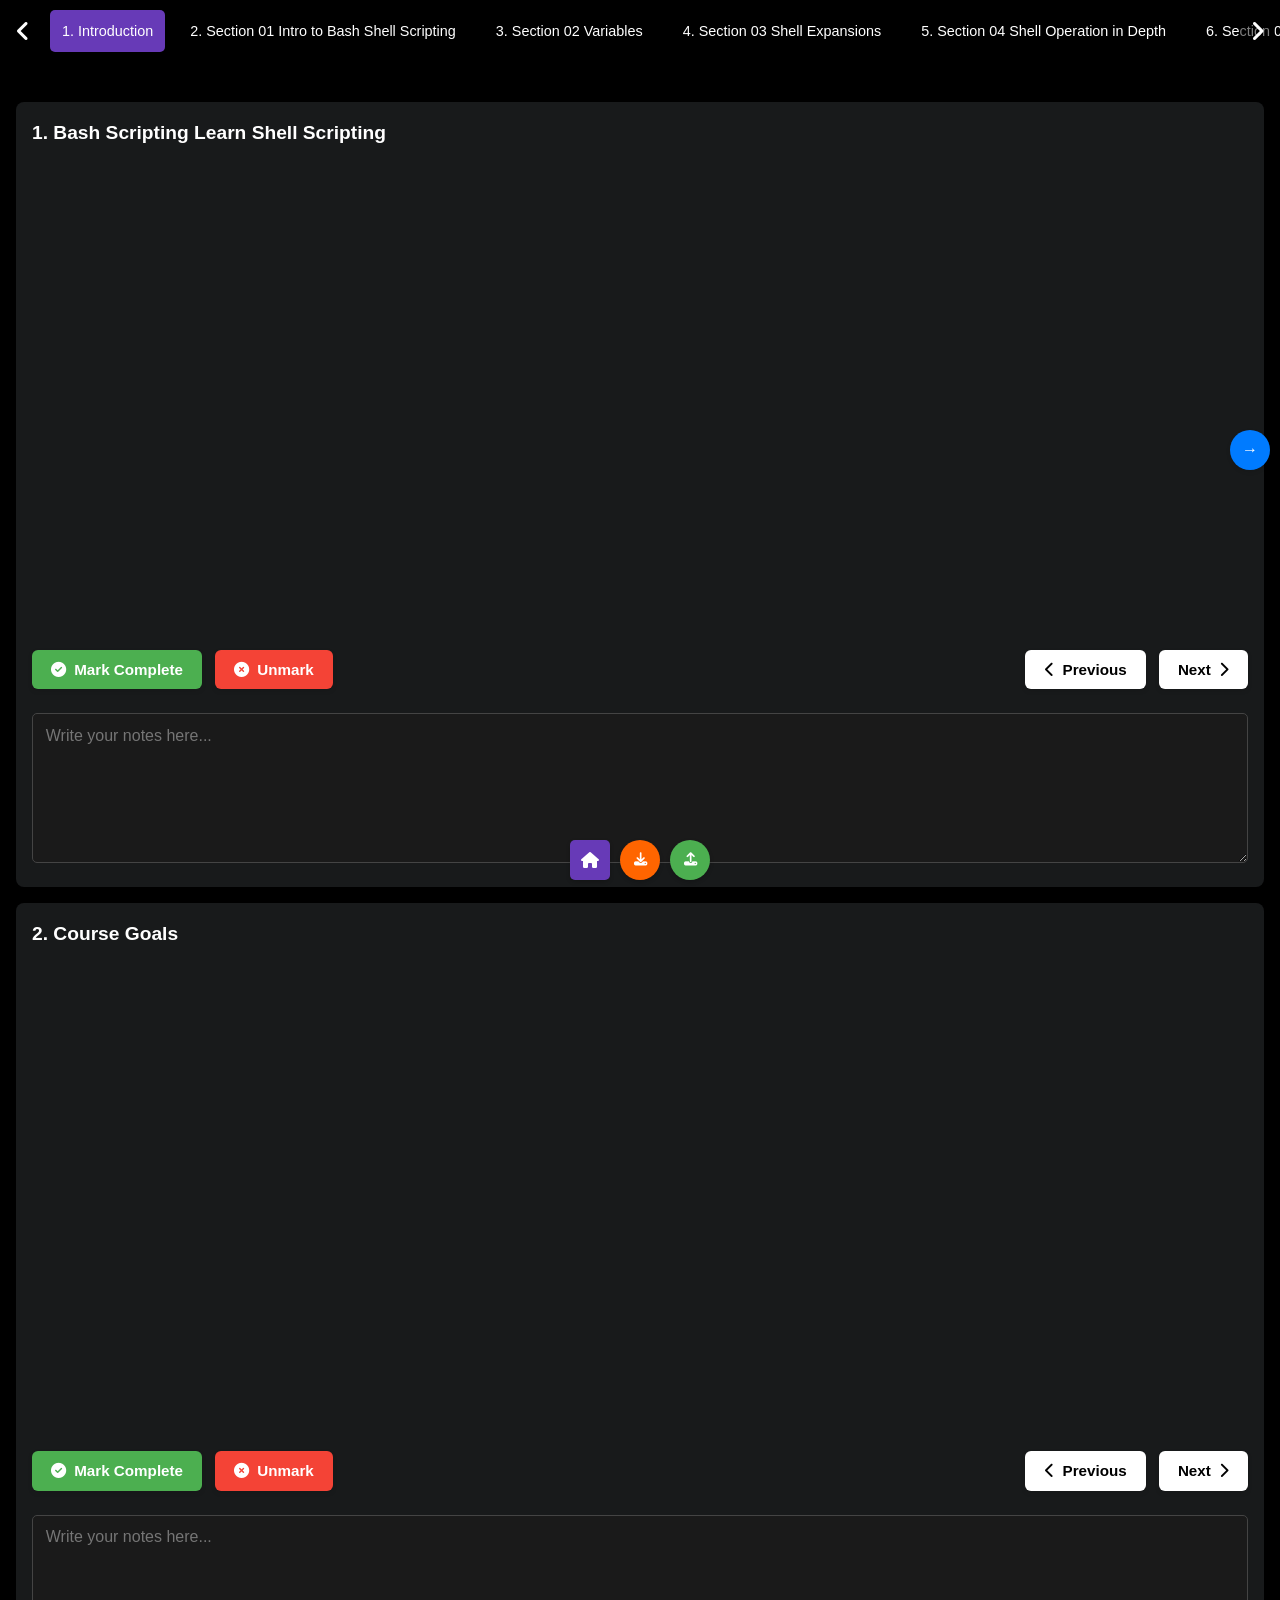
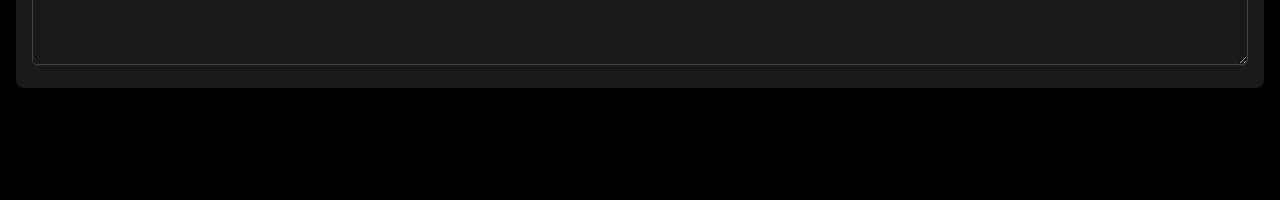
<file: index.html>
<!DOCTYPE html>

<html lang="en">
<head>
<meta charset="utf-8"/>
<meta content="width=device-width, initial-scale=1.0" name="viewport"/>
<title>Bash Scripting Learn Shell Scripting Zero to Mastery</title>
<link href="styles.css" rel="stylesheet"/>
<link href="https://cdnjs.cloudflare.com/ajax/libs/font-awesome/6.3.0/css/all.min.css" rel="stylesheet"/>
<style>
            .video-container {
                width: 100%;
                max-width: 800px;
                margin: 20px auto;
            }
            .drive-iframe {
                width: 100%;
                height: 100%;
                border: none;
            }
        </style>
</head>
<body>
<header>
<nav class="wrapper">
<i class="fa-solid fa-angle-left arrow" id="left"></i>
<ul class="carousel">
<!-- Navigation items will be inserted here -->
<li class="card" id="actuel"><a href="index.html">1. Introduction</a></li>
<li class="card"><a href="s2.html">2. Section 01 Intro to Bash Shell Scripting</a></li>
<li class="card"><a href="s3.html">3. Section 02 Variables</a></li>
<li class="card"><a href="s4.html">4. Section 03 Shell Expansions</a></li>
<li class="card"><a href="s5.html">5. Section 04 Shell Operation in Depth</a></li>
<li class="card"><a href="s6.html">6. Section 05 Program Flow in Bash</a></li>
<li class="card"><a href="s7.html">7. Section 06 Loops in Bash</a></li>
<li class="card"><a href="s8.html">8. Section 07 Functions in Bash</a></li>
<li class="card"><a href="s9.html">10. Appendix Linux Installation Guide</a></li>
<li class="card"><a href="s10.html">11. Appendix Using the VIM Editor</a></li>
<li class="card"><a href="s11.html">12. Appendix Cron Anacron and Automation</a></li>
<li class="card"><a href="s12.html">13. Appendix Netfilter and Iptables Firewall</a></li></ul>
<i class="fa-solid fa-angle-right arrow" id="right"></i>
</nav>
</header>
<!-- Navigation buttons -->
<button class="arrow-button" id="right-arrow" onclick="navigate('s2.html')">→</button>
<main>
<!-- Video sections will be inserted here -->

<section class="section" id="section1">
<h2 class="video-title">1. Bash Scripting Learn Shell Scripting</h2>
<div class="video-container">
<iframe allow="autoplay" allowfullscreen="" class="drive-iframe" src="https://drive.google.com/file/d/1fzokmR-Iz_yWWEq9xopHgbsBEktAogwa/preview">
</iframe>
</div>
<div class="progress-navigate-container">
<div class="progress">
<button class="complete-btn">
<i class="fas fa-check-circle"></i> Mark Complete
                        </button>
<button class="unmark-btn">
<i class="fas fa-times-circle"></i> Unmark
                        </button>
</div>
<div class="navigate">
<button class="nav-btn prev-btn" onclick="navigateToSection('prev', 0)">
<i class="fas fa-chevron-left"></i> Previous
                        </button>
<button class="nav-btn next-btn" onclick="navigateToSection('next', 0)">
                            Next <i class="fas fa-chevron-right"></i>
</button>
</div>
</div>
<textarea class="notes-input" id="notes1" placeholder="Write your notes here..."></textarea>
</section>
<section class="section" id="section2">
<h2 class="video-title">2. Course Goals</h2>
<div class="video-container">
<iframe allow="autoplay" allowfullscreen="" class="drive-iframe" src="https://drive.google.com/file/d/1g-en_Im526xHqlXFtxTY7H2maBVONtWU/preview">
</iframe>
</div>
<div class="progress-navigate-container">
<div class="progress">
<button class="complete-btn">
<i class="fas fa-check-circle"></i> Mark Complete
                        </button>
<button class="unmark-btn">
<i class="fas fa-times-circle"></i> Unmark
                        </button>
</div>
<div class="navigate">
<button class="nav-btn prev-btn" onclick="navigateToSection('prev', 1)">
<i class="fas fa-chevron-left"></i> Previous
                        </button>
<button class="nav-btn next-btn" onclick="navigateToSection('next', 1)">
                            Next <i class="fas fa-chevron-right"></i>
</button>
</div>
</div>
<textarea class="notes-input" id="notes2" placeholder="Write your notes here..."></textarea>
</section>
</main>
<!-- Footer elements -->
<div class="footer-buttons">
<a class="home-button" href="https://brahimsaa.github.io/all" id="homeButton">
<i class="fa-solid fa-home"></i>
</a>
<button id="exportButton">
<i class="fa-solid fa-download"></i>
</button>
<input accept=".json" id="importButton" type="file"/>
<button id="importDataButton">
<i class="fa-solid fa-upload"></i>
</button>
</div>
<script src="script.js"></script>
</body>
</html>
</file>
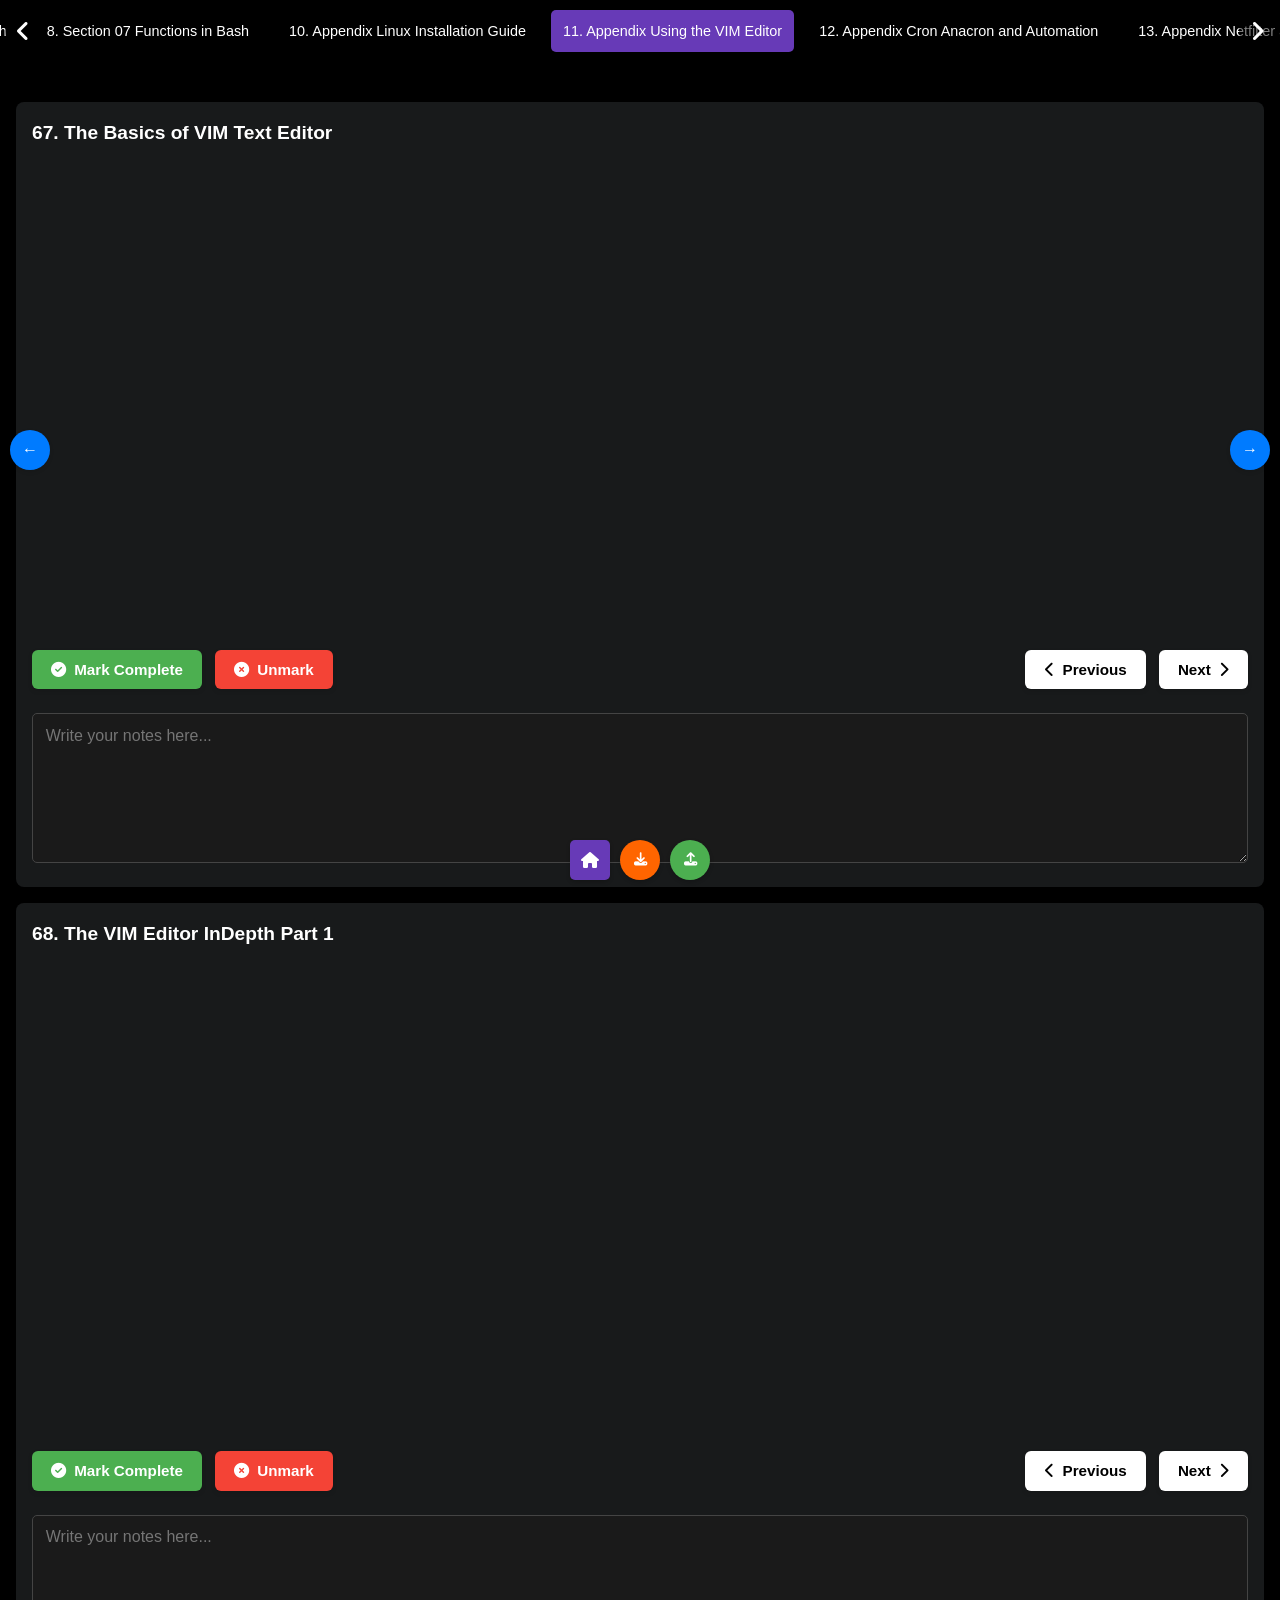
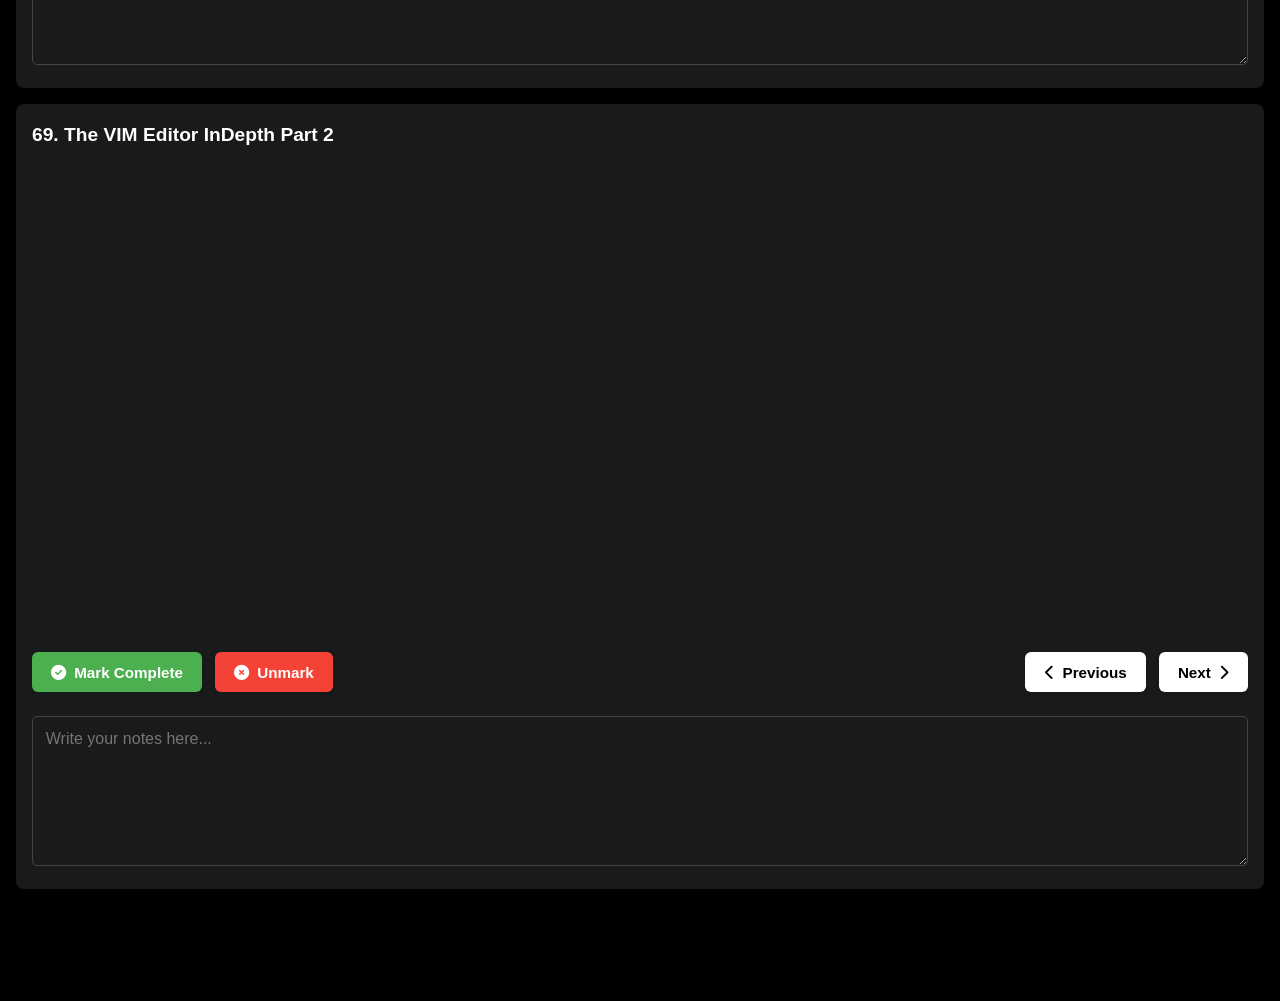
<file: s10.html>
<!DOCTYPE html>

<html lang="en">
<head>
<meta charset="utf-8"/>
<meta content="width=device-width, initial-scale=1.0" name="viewport"/>
<title>Bash Scripting Learn Shell Scripting Zero to Mastery</title>
<link href="styles.css" rel="stylesheet"/>
<link href="https://cdnjs.cloudflare.com/ajax/libs/font-awesome/6.3.0/css/all.min.css" rel="stylesheet"/>
<style>
            .video-container {
                width: 100%;
                max-width: 800px;
                margin: 20px auto;
            }
            .drive-iframe {
                width: 100%;
                height: 100%;
                border: none;
            }
        </style>
</head>
<body>
<header>
<nav class="wrapper">
<i class="fa-solid fa-angle-left arrow" id="left"></i>
<ul class="carousel">
<!-- Navigation items will be inserted here -->
<li class="card"><a href="index.html">1. Introduction</a></li>
<li class="card"><a href="s2.html">2. Section 01 Intro to Bash Shell Scripting</a></li>
<li class="card"><a href="s3.html">3. Section 02 Variables</a></li>
<li class="card"><a href="s4.html">4. Section 03 Shell Expansions</a></li>
<li class="card"><a href="s5.html">5. Section 04 Shell Operation in Depth</a></li>
<li class="card"><a href="s6.html">6. Section 05 Program Flow in Bash</a></li>
<li class="card"><a href="s7.html">7. Section 06 Loops in Bash</a></li>
<li class="card"><a href="s8.html">8. Section 07 Functions in Bash</a></li>
<li class="card"><a href="s9.html">10. Appendix Linux Installation Guide</a></li>
<li class="card" id="actuel"><a href="s10.html">11. Appendix Using the VIM Editor</a></li>
<li class="card"><a href="s11.html">12. Appendix Cron Anacron and Automation</a></li>
<li class="card"><a href="s12.html">13. Appendix Netfilter and Iptables Firewall</a></li></ul>
<i class="fa-solid fa-angle-right arrow" id="right"></i>
</nav>
</header>
<!-- Navigation buttons -->
<button class="arrow-button" id="left-arrow" onclick="navigate('s9.html')">←</button>
<button class="arrow-button" id="right-arrow" onclick="navigate('s11.html')">→</button>
<main>
<!-- Video sections will be inserted here -->

<section class="section" id="section67">
<h2 class="video-title">67. The Basics of VIM Text Editor</h2>
<div class="video-container">
<iframe allow="autoplay" allowfullscreen="" class="drive-iframe" src="https://drive.google.com/file/d/1gbppZgVhkuj44n3WigcpNycdKIpr-x45/preview">
</iframe>
</div>
<div class="progress-navigate-container">
<div class="progress">
<button class="complete-btn">
<i class="fas fa-check-circle"></i> Mark Complete
                        </button>
<button class="unmark-btn">
<i class="fas fa-times-circle"></i> Unmark
                        </button>
</div>
<div class="navigate">
<button class="nav-btn prev-btn" onclick="navigateToSection('prev', 0)">
<i class="fas fa-chevron-left"></i> Previous
                        </button>
<button class="nav-btn next-btn" onclick="navigateToSection('next', 0)">
                            Next <i class="fas fa-chevron-right"></i>
</button>
</div>
</div>
<textarea class="notes-input" id="notes67" placeholder="Write your notes here..."></textarea>
</section>
<section class="section" id="section68">
<h2 class="video-title">68. The VIM Editor InDepth Part 1</h2>
<div class="video-container">
<iframe allow="autoplay" allowfullscreen="" class="drive-iframe" src="https://drive.google.com/file/d/1gc5w0KLkhK8BNyvGFPytDbnXpHJUFHbZ/preview">
</iframe>
</div>
<div class="progress-navigate-container">
<div class="progress">
<button class="complete-btn">
<i class="fas fa-check-circle"></i> Mark Complete
                        </button>
<button class="unmark-btn">
<i class="fas fa-times-circle"></i> Unmark
                        </button>
</div>
<div class="navigate">
<button class="nav-btn prev-btn" onclick="navigateToSection('prev', 1)">
<i class="fas fa-chevron-left"></i> Previous
                        </button>
<button class="nav-btn next-btn" onclick="navigateToSection('next', 1)">
                            Next <i class="fas fa-chevron-right"></i>
</button>
</div>
</div>
<textarea class="notes-input" id="notes68" placeholder="Write your notes here..."></textarea>
</section>
<section class="section" id="section69">
<h2 class="video-title">69. The VIM Editor InDepth Part 2</h2>
<div class="video-container">
<iframe allow="autoplay" allowfullscreen="" class="drive-iframe" src="https://drive.google.com/file/d/1gfsKuEkOISeP9J9SKrh0cAF49Kg6fISy/preview">
</iframe>
</div>
<div class="progress-navigate-container">
<div class="progress">
<button class="complete-btn">
<i class="fas fa-check-circle"></i> Mark Complete
                        </button>
<button class="unmark-btn">
<i class="fas fa-times-circle"></i> Unmark
                        </button>
</div>
<div class="navigate">
<button class="nav-btn prev-btn" onclick="navigateToSection('prev', 2)">
<i class="fas fa-chevron-left"></i> Previous
                        </button>
<button class="nav-btn next-btn" onclick="navigateToSection('next', 2)">
                            Next <i class="fas fa-chevron-right"></i>
</button>
</div>
</div>
<textarea class="notes-input" id="notes69" placeholder="Write your notes here..."></textarea>
</section>
</main>
<!-- Footer elements -->
<div class="footer-buttons">
<a class="home-button" href="https://brahimsaa.github.io/all" id="homeButton">
<i class="fa-solid fa-home"></i>
</a>
<button id="exportButton">
<i class="fa-solid fa-download"></i>
</button>
<input accept=".json" id="importButton" type="file"/>
<button id="importDataButton">
<i class="fa-solid fa-upload"></i>
</button>
</div>
<script src="script.js"></script>
</body>
</html>
</file>
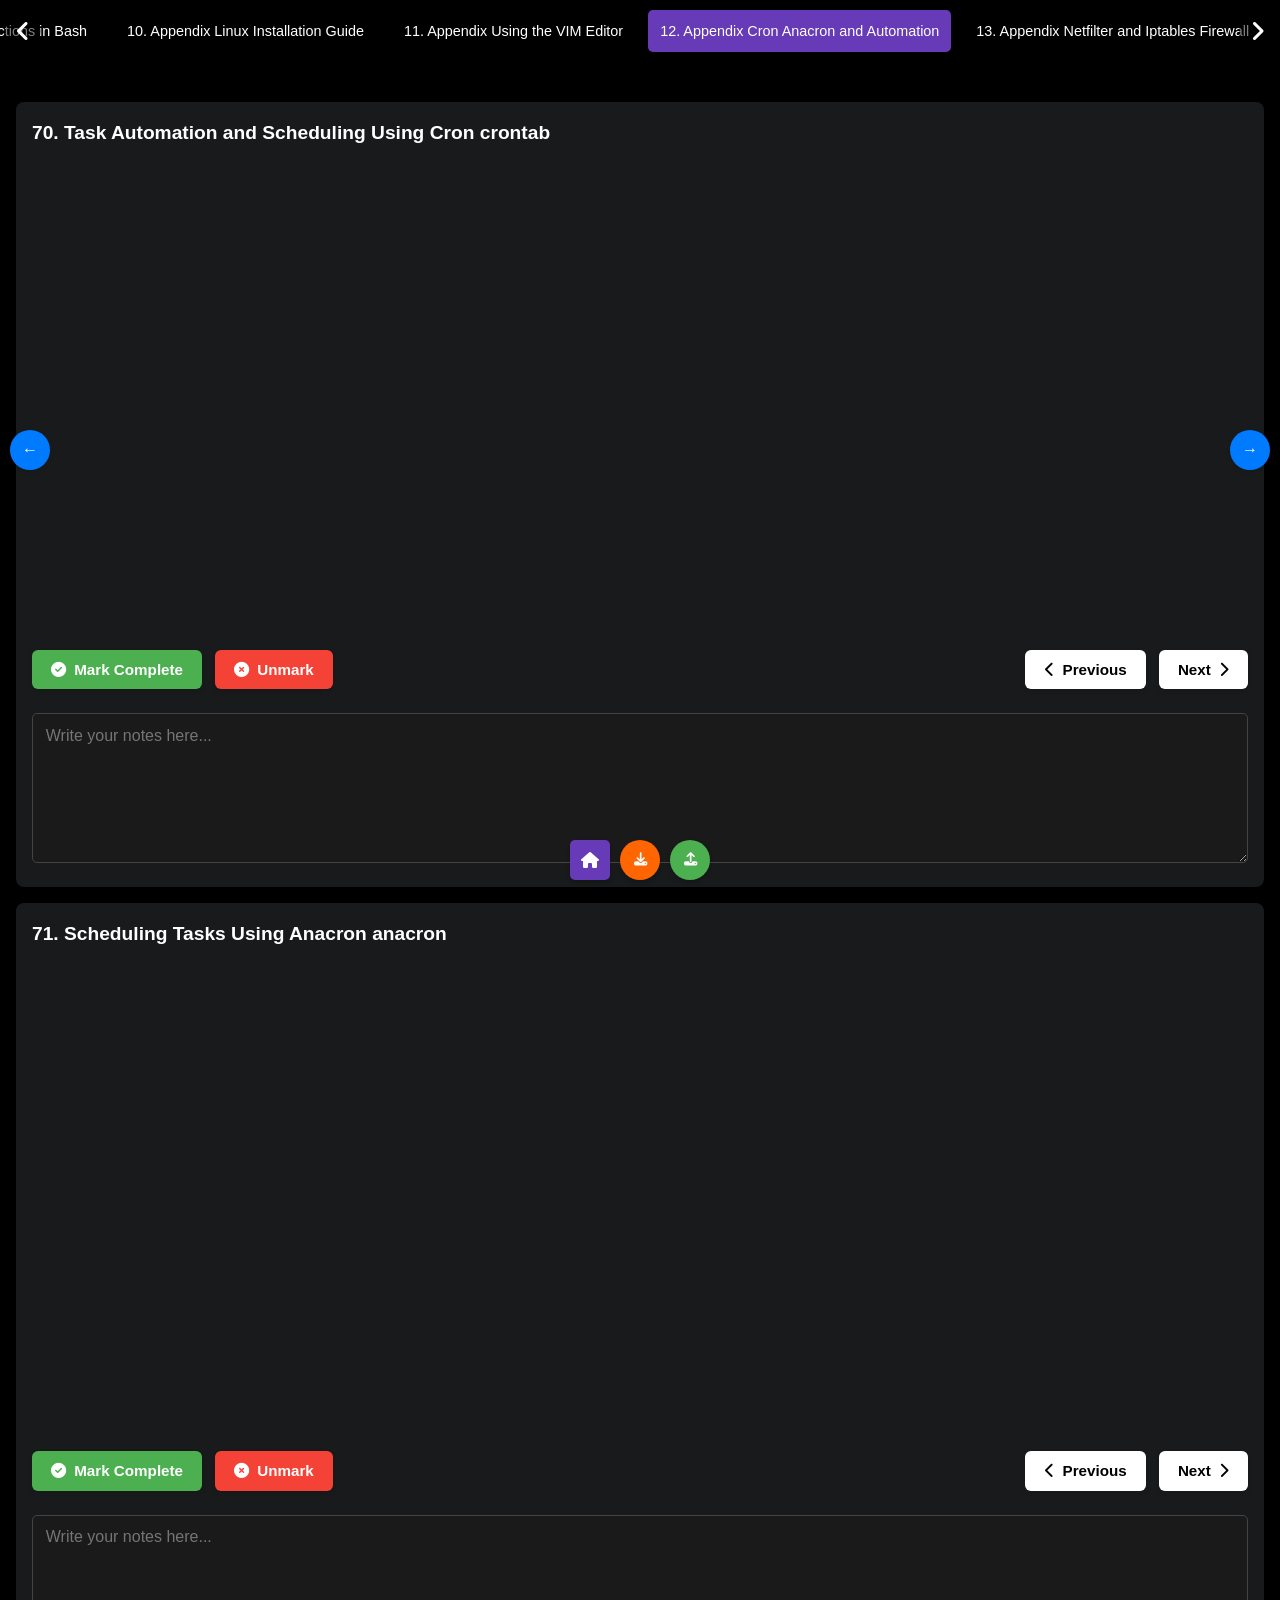
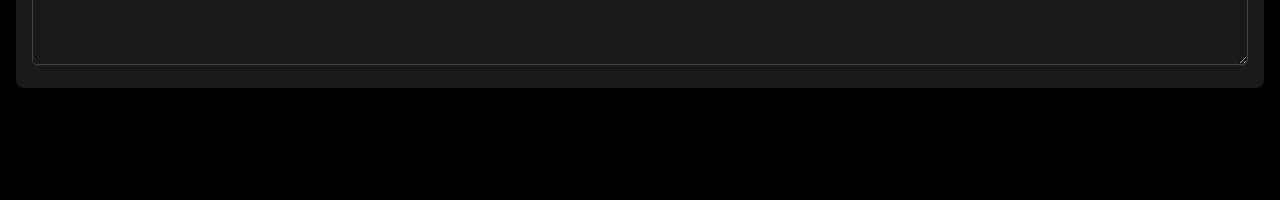
<file: s11.html>
<!DOCTYPE html>

<html lang="en">
<head>
<meta charset="utf-8"/>
<meta content="width=device-width, initial-scale=1.0" name="viewport"/>
<title>Bash Scripting Learn Shell Scripting Zero to Mastery</title>
<link href="styles.css" rel="stylesheet"/>
<link href="https://cdnjs.cloudflare.com/ajax/libs/font-awesome/6.3.0/css/all.min.css" rel="stylesheet"/>
<style>
            .video-container {
                width: 100%;
                max-width: 800px;
                margin: 20px auto;
            }
            .drive-iframe {
                width: 100%;
                height: 100%;
                border: none;
            }
        </style>
</head>
<body>
<header>
<nav class="wrapper">
<i class="fa-solid fa-angle-left arrow" id="left"></i>
<ul class="carousel">
<!-- Navigation items will be inserted here -->
<li class="card"><a href="index.html">1. Introduction</a></li>
<li class="card"><a href="s2.html">2. Section 01 Intro to Bash Shell Scripting</a></li>
<li class="card"><a href="s3.html">3. Section 02 Variables</a></li>
<li class="card"><a href="s4.html">4. Section 03 Shell Expansions</a></li>
<li class="card"><a href="s5.html">5. Section 04 Shell Operation in Depth</a></li>
<li class="card"><a href="s6.html">6. Section 05 Program Flow in Bash</a></li>
<li class="card"><a href="s7.html">7. Section 06 Loops in Bash</a></li>
<li class="card"><a href="s8.html">8. Section 07 Functions in Bash</a></li>
<li class="card"><a href="s9.html">10. Appendix Linux Installation Guide</a></li>
<li class="card"><a href="s10.html">11. Appendix Using the VIM Editor</a></li>
<li class="card" id="actuel"><a href="s11.html">12. Appendix Cron Anacron and Automation</a></li>
<li class="card"><a href="s12.html">13. Appendix Netfilter and Iptables Firewall</a></li></ul>
<i class="fa-solid fa-angle-right arrow" id="right"></i>
</nav>
</header>
<!-- Navigation buttons -->
<button class="arrow-button" id="left-arrow" onclick="navigate('s10.html')">←</button>
<button class="arrow-button" id="right-arrow" onclick="navigate('s12.html')">→</button>
<main>
<!-- Video sections will be inserted here -->

<section class="section" id="section70">
<h2 class="video-title">70. Task Automation and Scheduling Using Cron crontab</h2>
<div class="video-container">
<iframe allow="autoplay" allowfullscreen="" class="drive-iframe" src="https://drive.google.com/file/d/1ggN5GRtlvzPNp6v0ZDz0294rcNRURLei/preview">
</iframe>
</div>
<div class="progress-navigate-container">
<div class="progress">
<button class="complete-btn">
<i class="fas fa-check-circle"></i> Mark Complete
                        </button>
<button class="unmark-btn">
<i class="fas fa-times-circle"></i> Unmark
                        </button>
</div>
<div class="navigate">
<button class="nav-btn prev-btn" onclick="navigateToSection('prev', 0)">
<i class="fas fa-chevron-left"></i> Previous
                        </button>
<button class="nav-btn next-btn" onclick="navigateToSection('next', 0)">
                            Next <i class="fas fa-chevron-right"></i>
</button>
</div>
</div>
<textarea class="notes-input" id="notes70" placeholder="Write your notes here..."></textarea>
</section>
<section class="section" id="section71">
<h2 class="video-title">71. Scheduling Tasks Using Anacron anacron</h2>
<div class="video-container">
<iframe allow="autoplay" allowfullscreen="" class="drive-iframe" src="https://drive.google.com/file/d/1gm2-1NwZsi3jfNLS0TmBG1gzscoxKLH0/preview">
</iframe>
</div>
<div class="progress-navigate-container">
<div class="progress">
<button class="complete-btn">
<i class="fas fa-check-circle"></i> Mark Complete
                        </button>
<button class="unmark-btn">
<i class="fas fa-times-circle"></i> Unmark
                        </button>
</div>
<div class="navigate">
<button class="nav-btn prev-btn" onclick="navigateToSection('prev', 1)">
<i class="fas fa-chevron-left"></i> Previous
                        </button>
<button class="nav-btn next-btn" onclick="navigateToSection('next', 1)">
                            Next <i class="fas fa-chevron-right"></i>
</button>
</div>
</div>
<textarea class="notes-input" id="notes71" placeholder="Write your notes here..."></textarea>
</section>
</main>
<!-- Footer elements -->
<div class="footer-buttons">
<a class="home-button" href="https://brahimsaa.github.io/all" id="homeButton">
<i class="fa-solid fa-home"></i>
</a>
<button id="exportButton">
<i class="fa-solid fa-download"></i>
</button>
<input accept=".json" id="importButton" type="file"/>
<button id="importDataButton">
<i class="fa-solid fa-upload"></i>
</button>
</div>
<script src="script.js"></script>
</body>
</html>
</file>
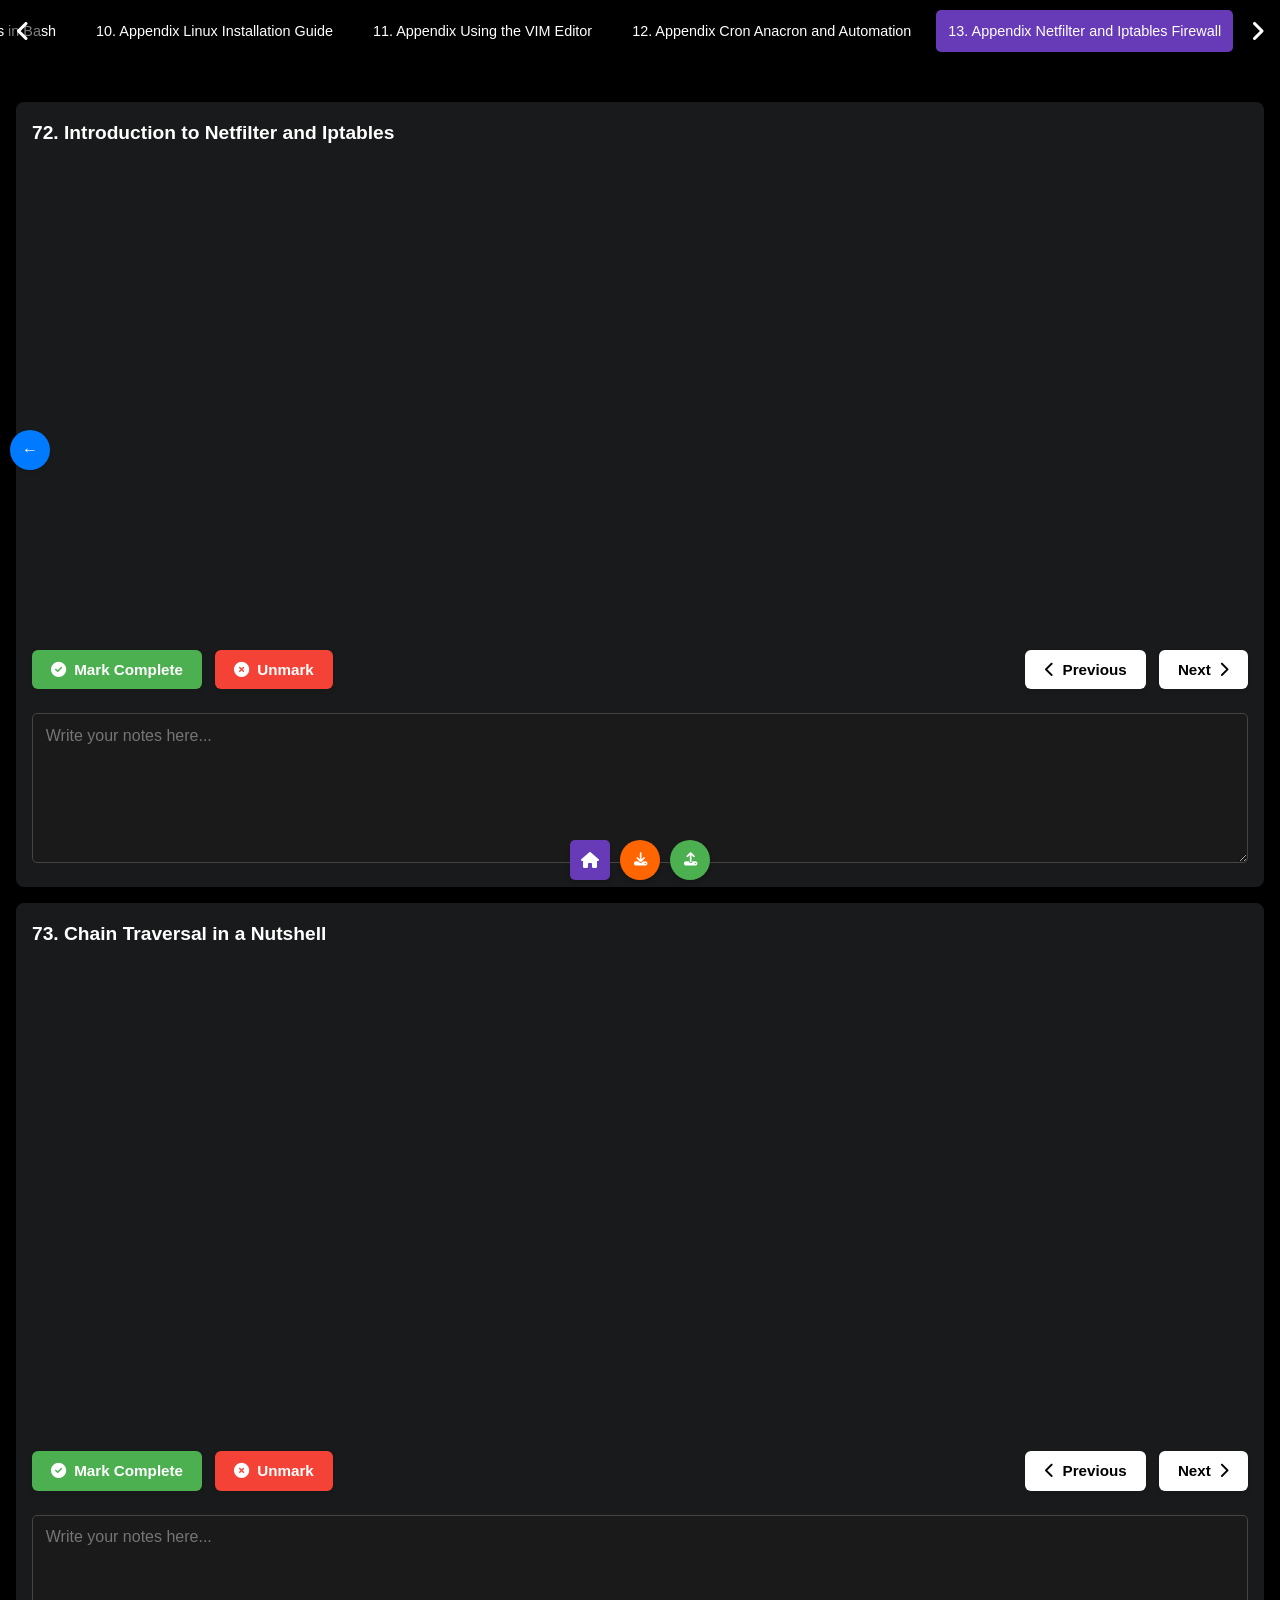
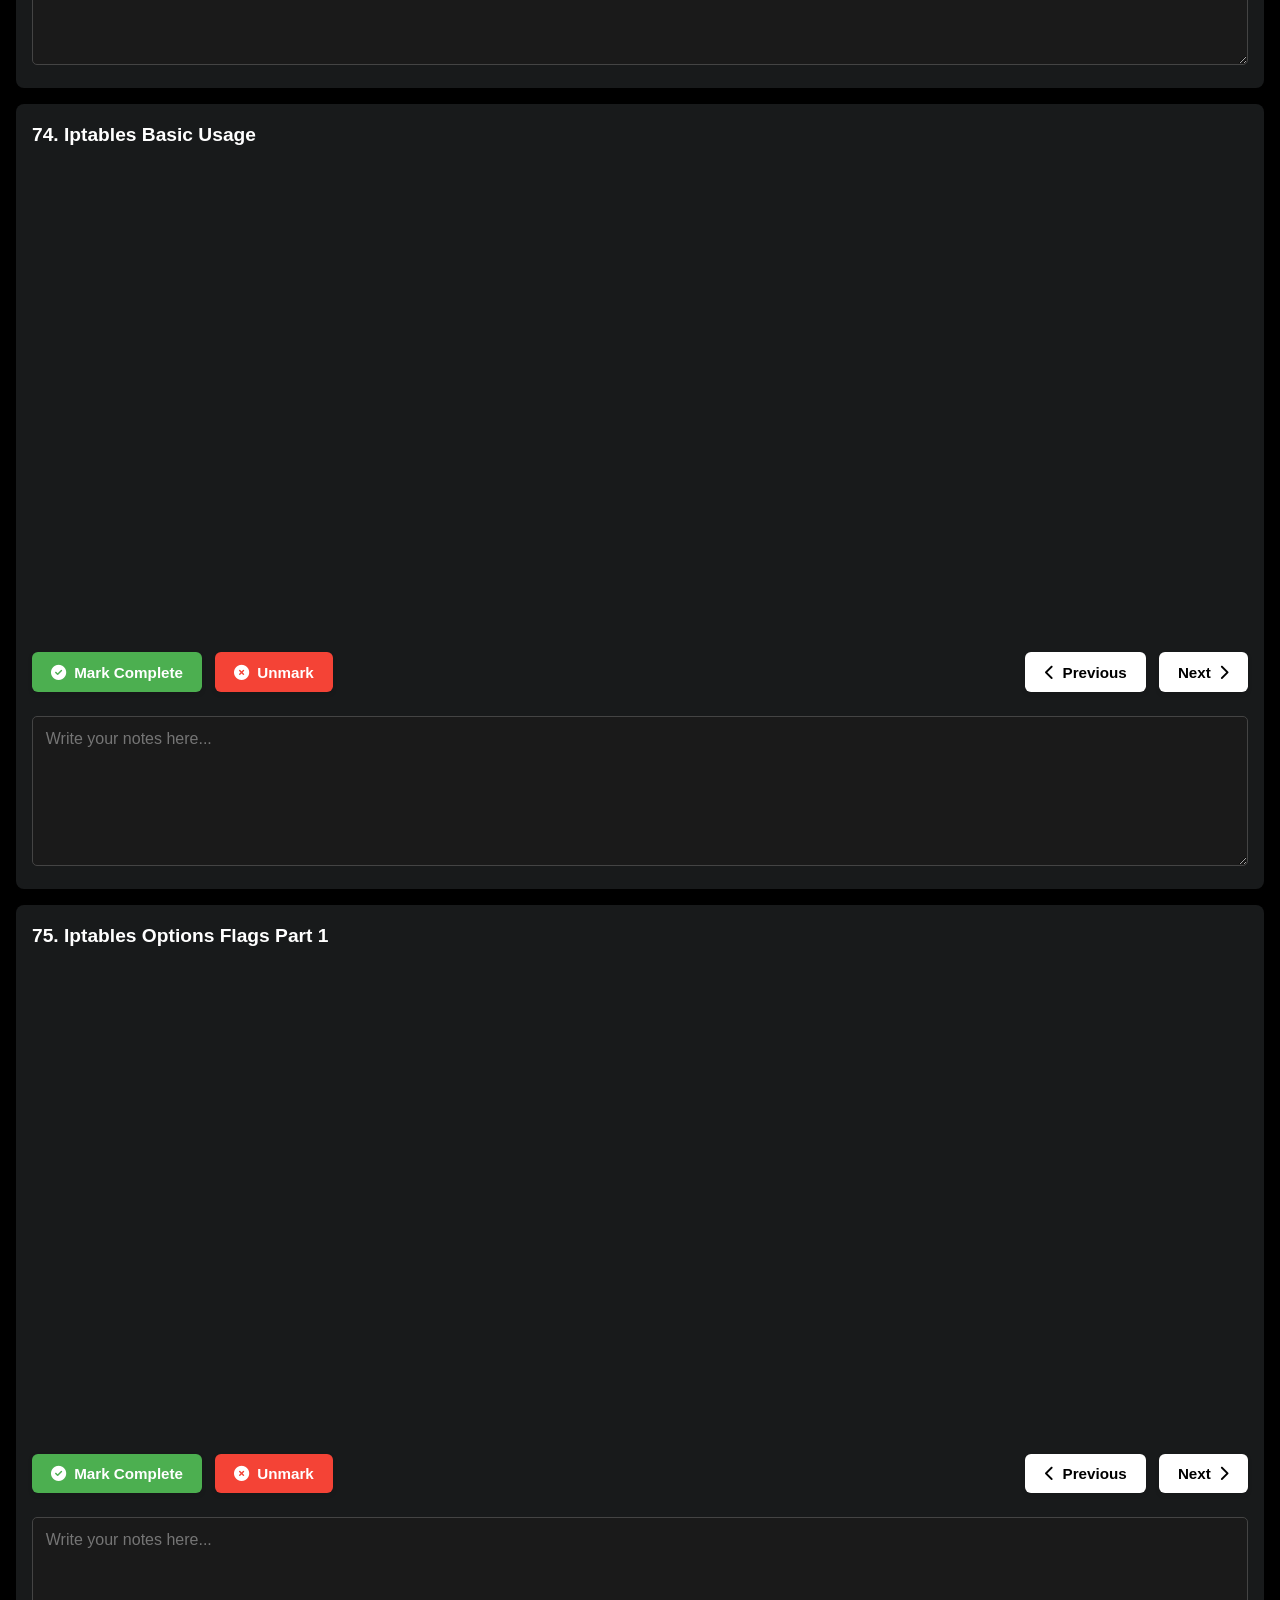
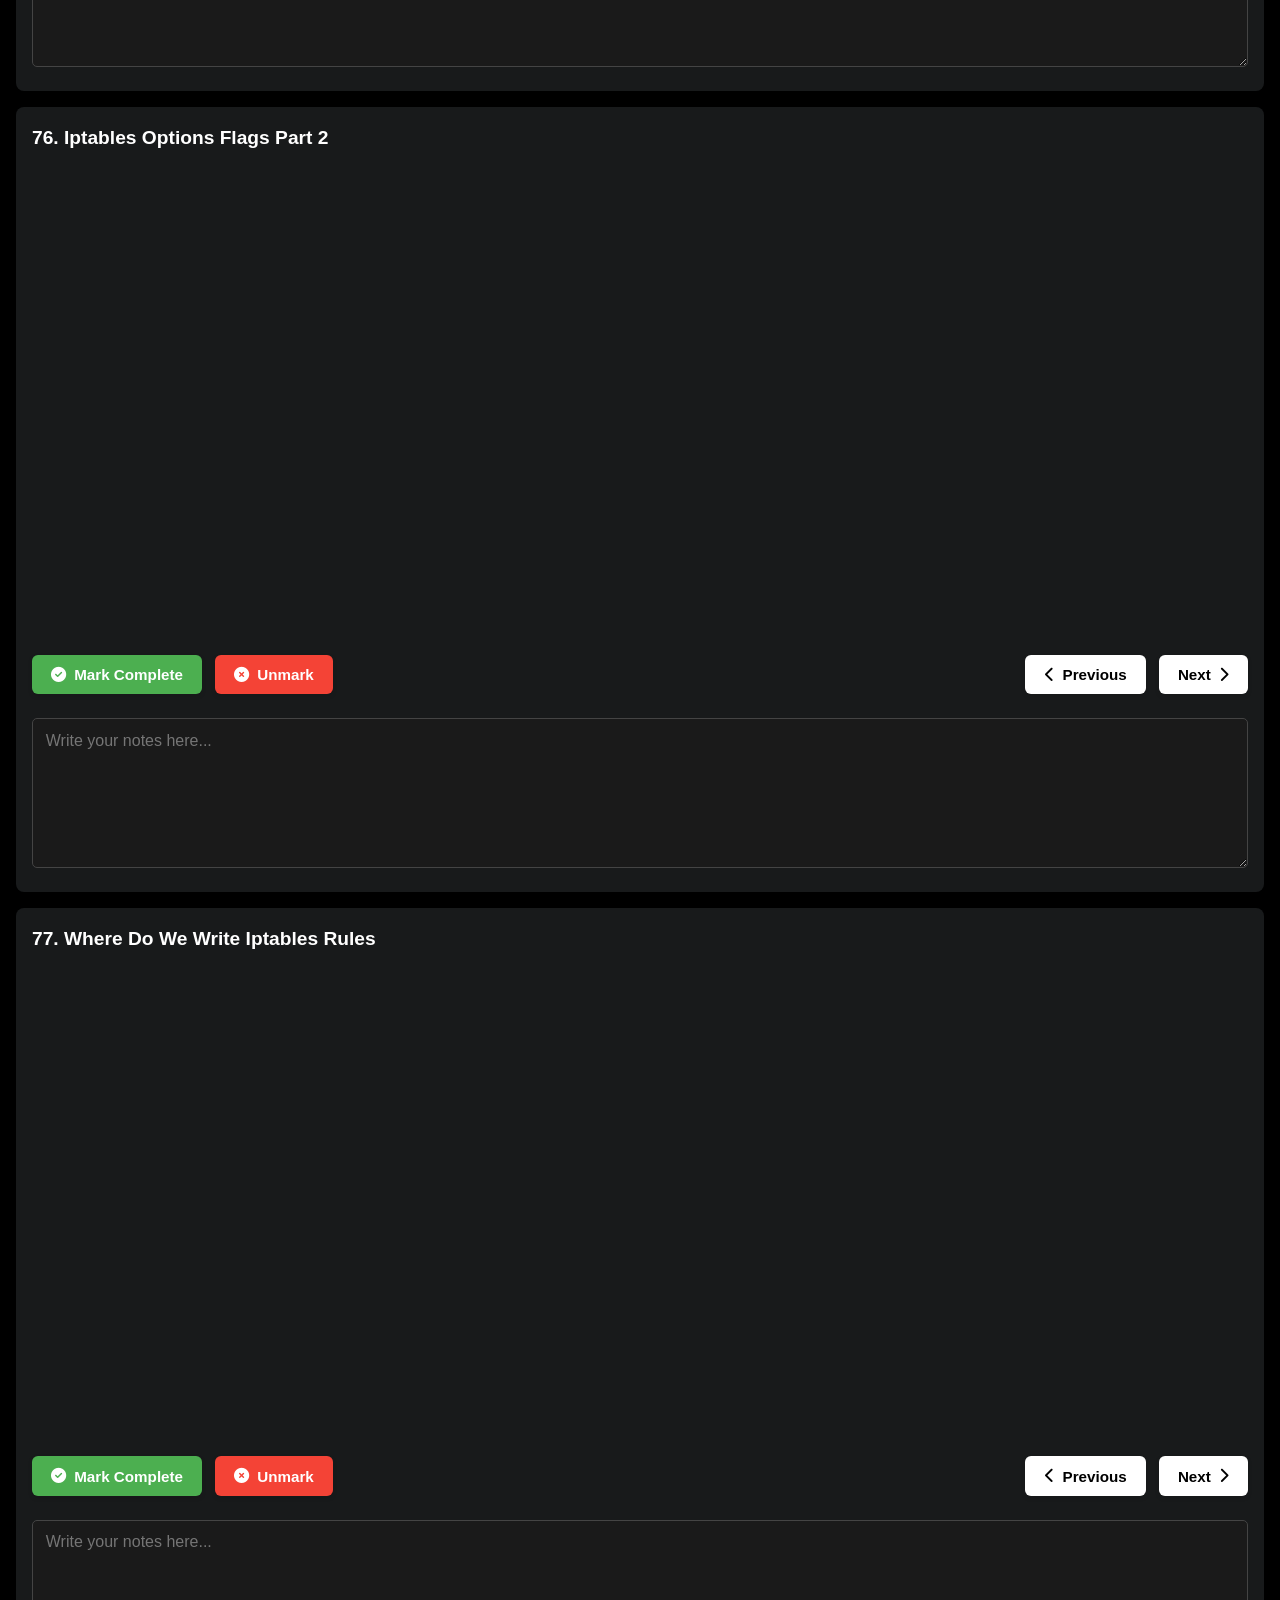
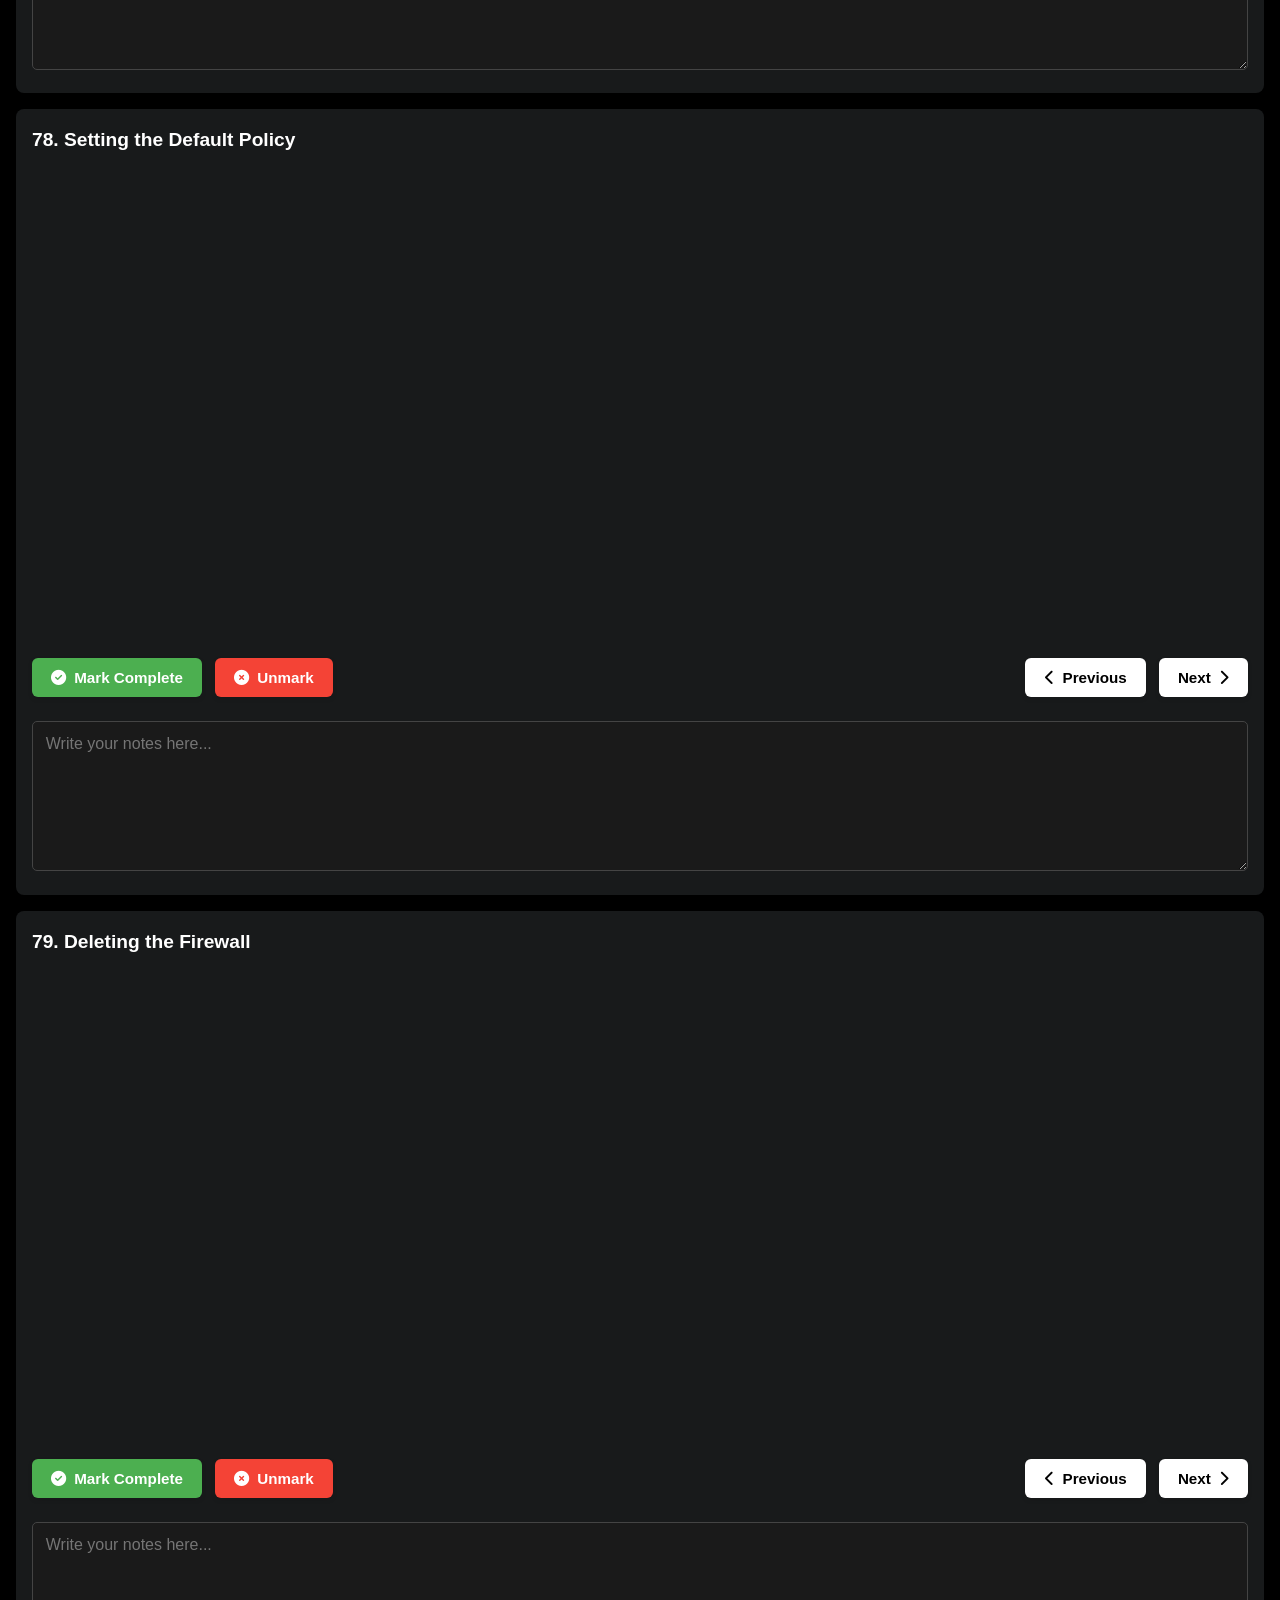
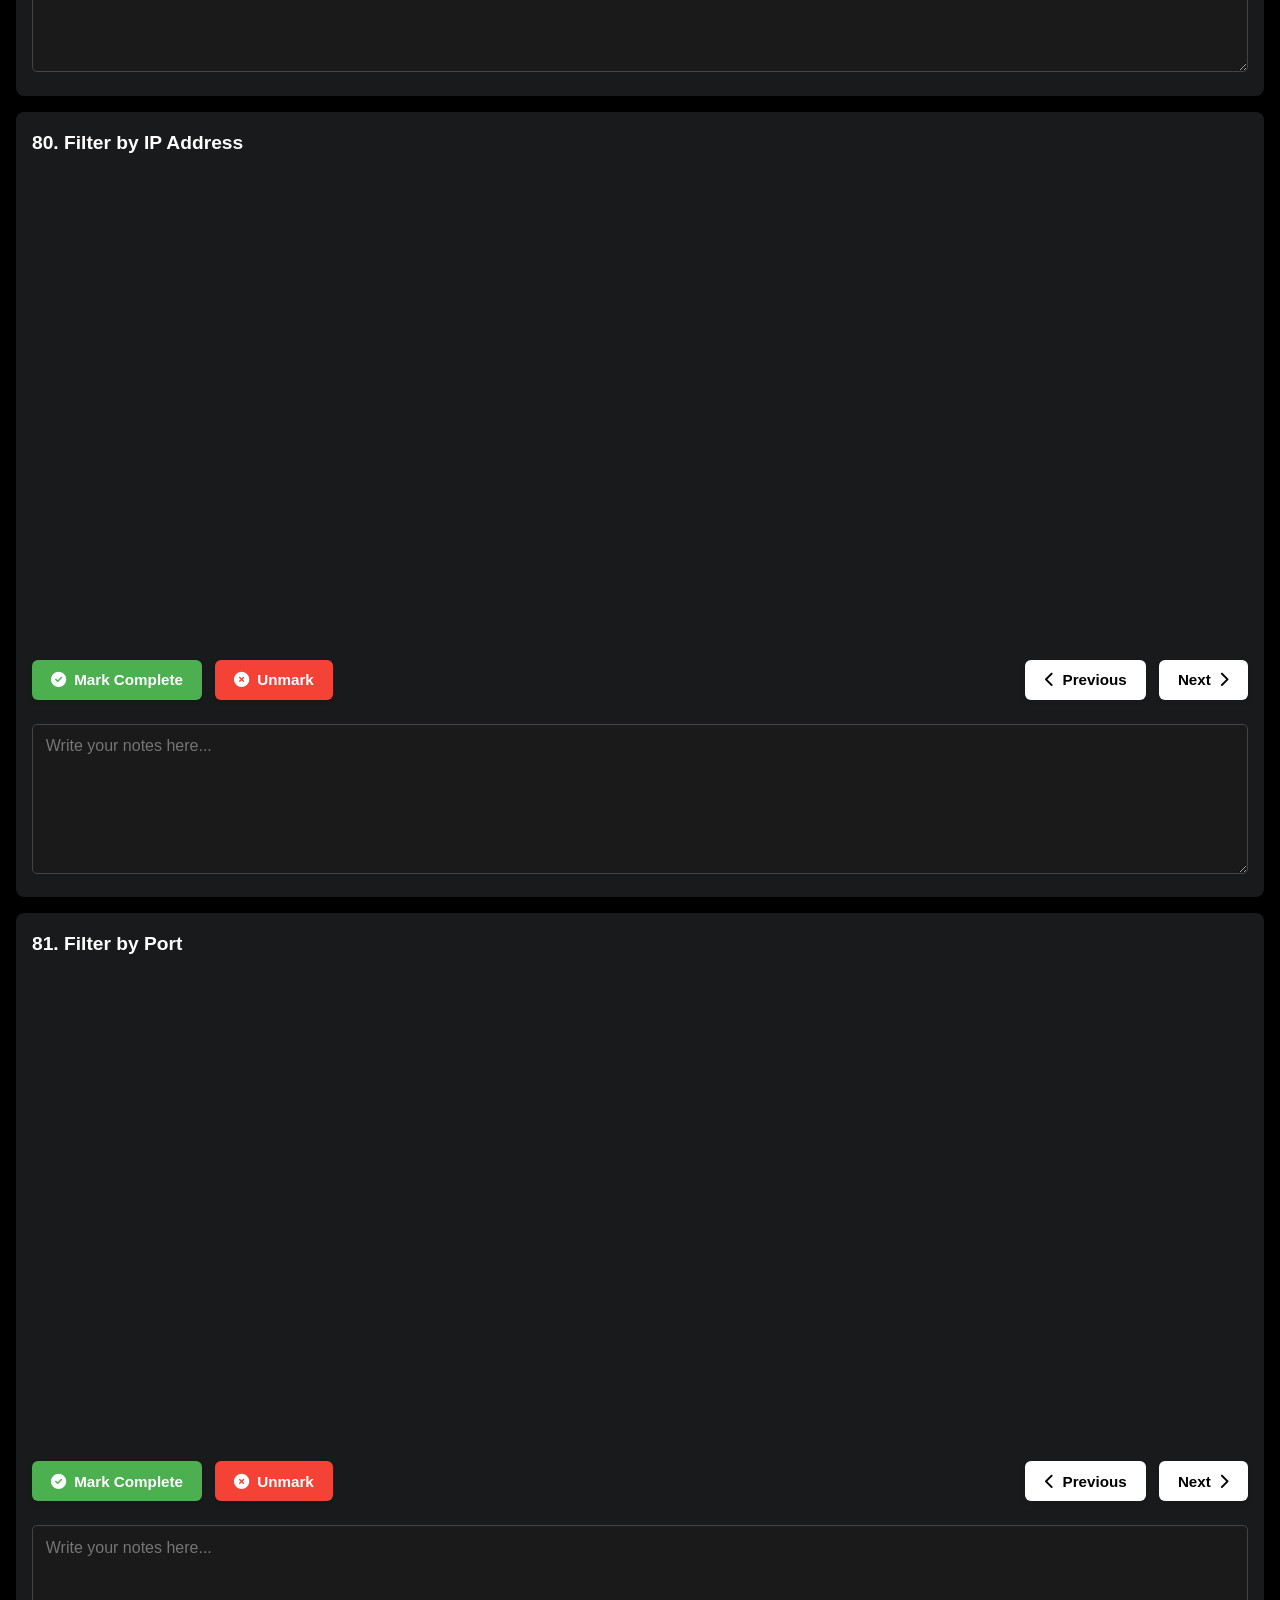
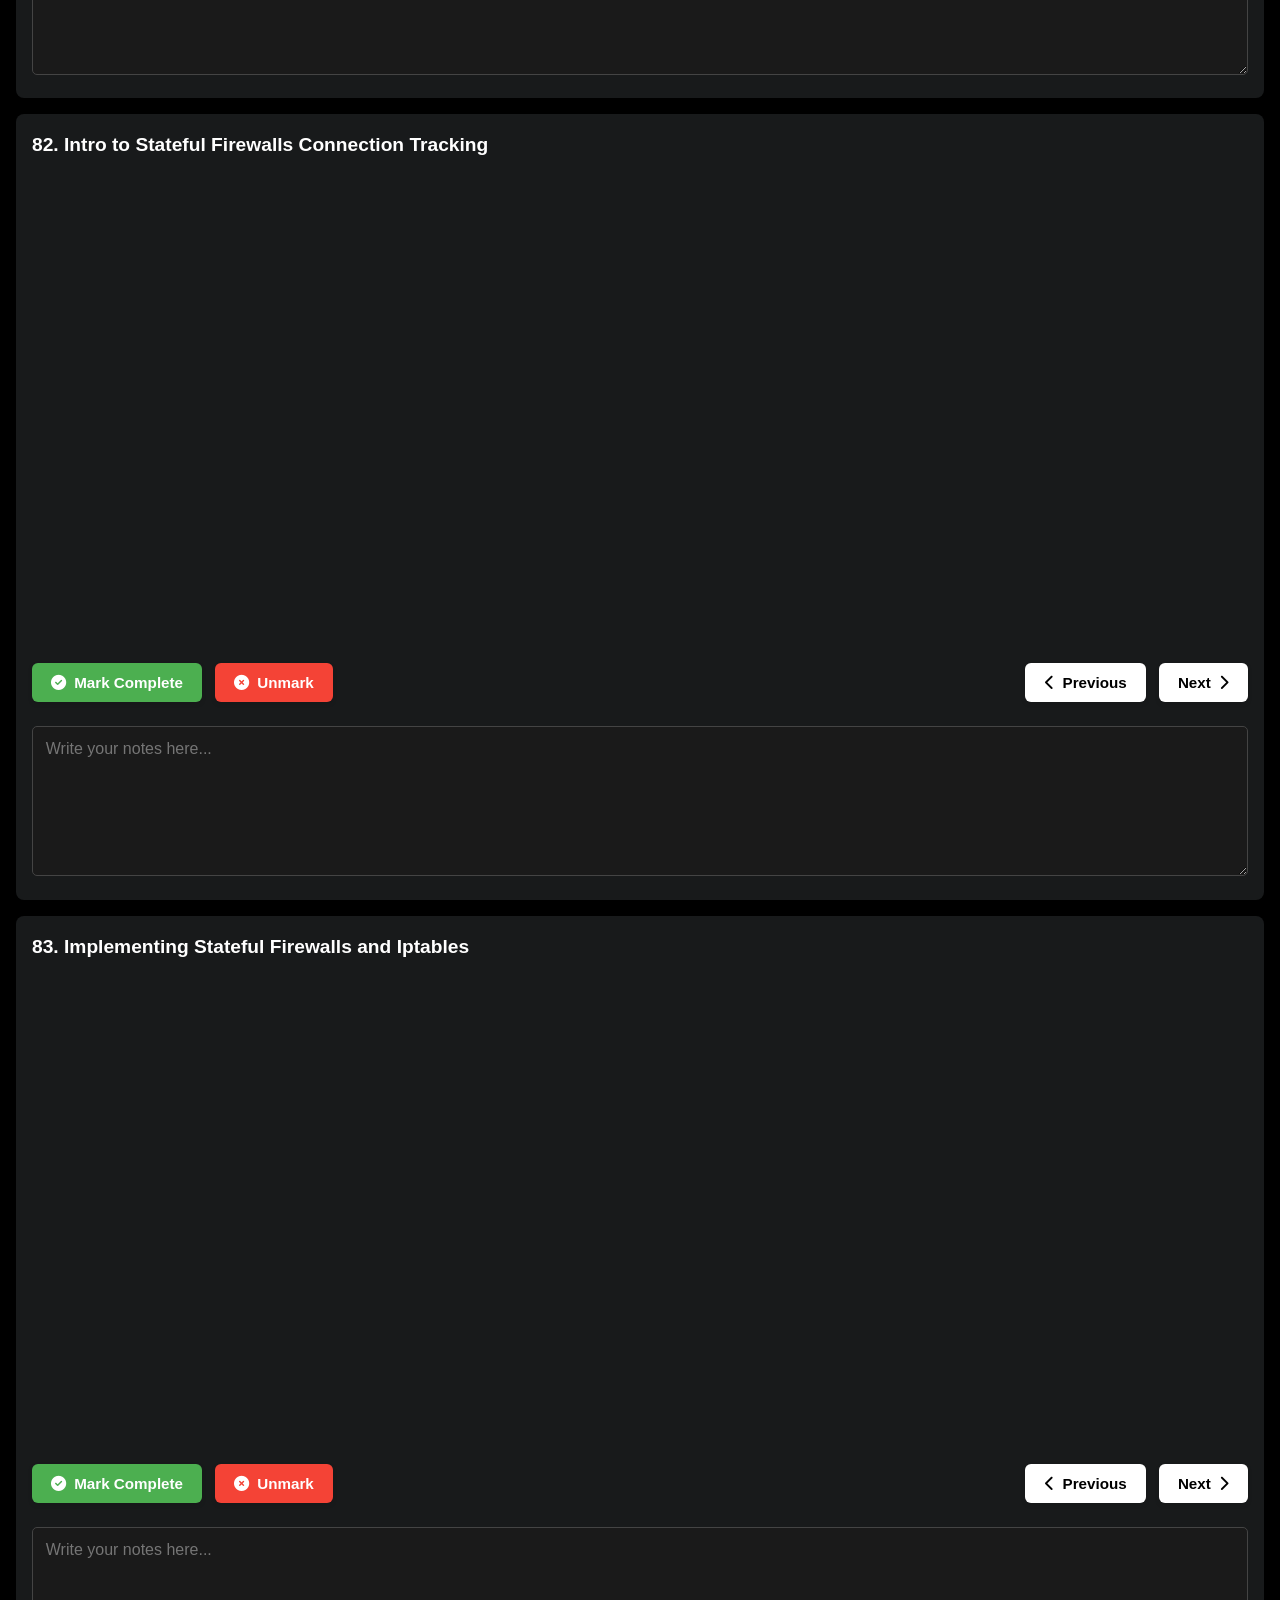
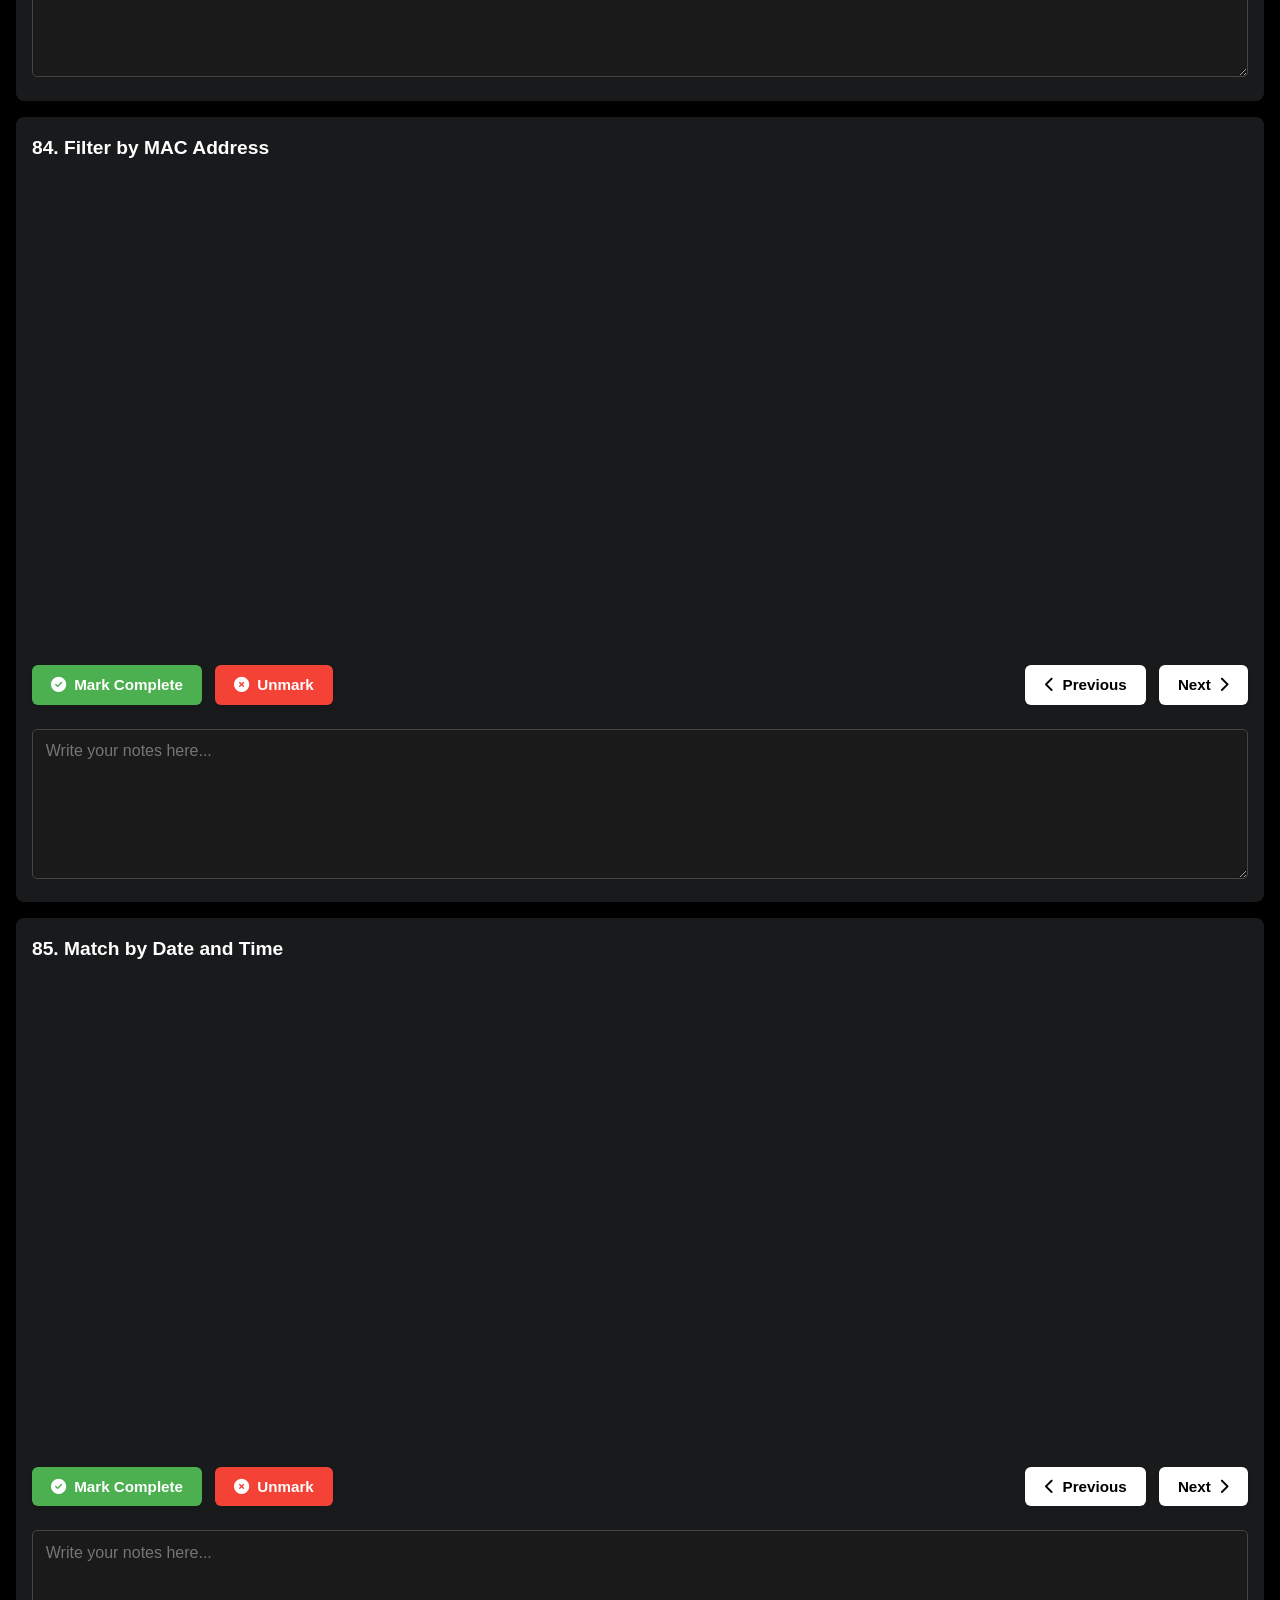
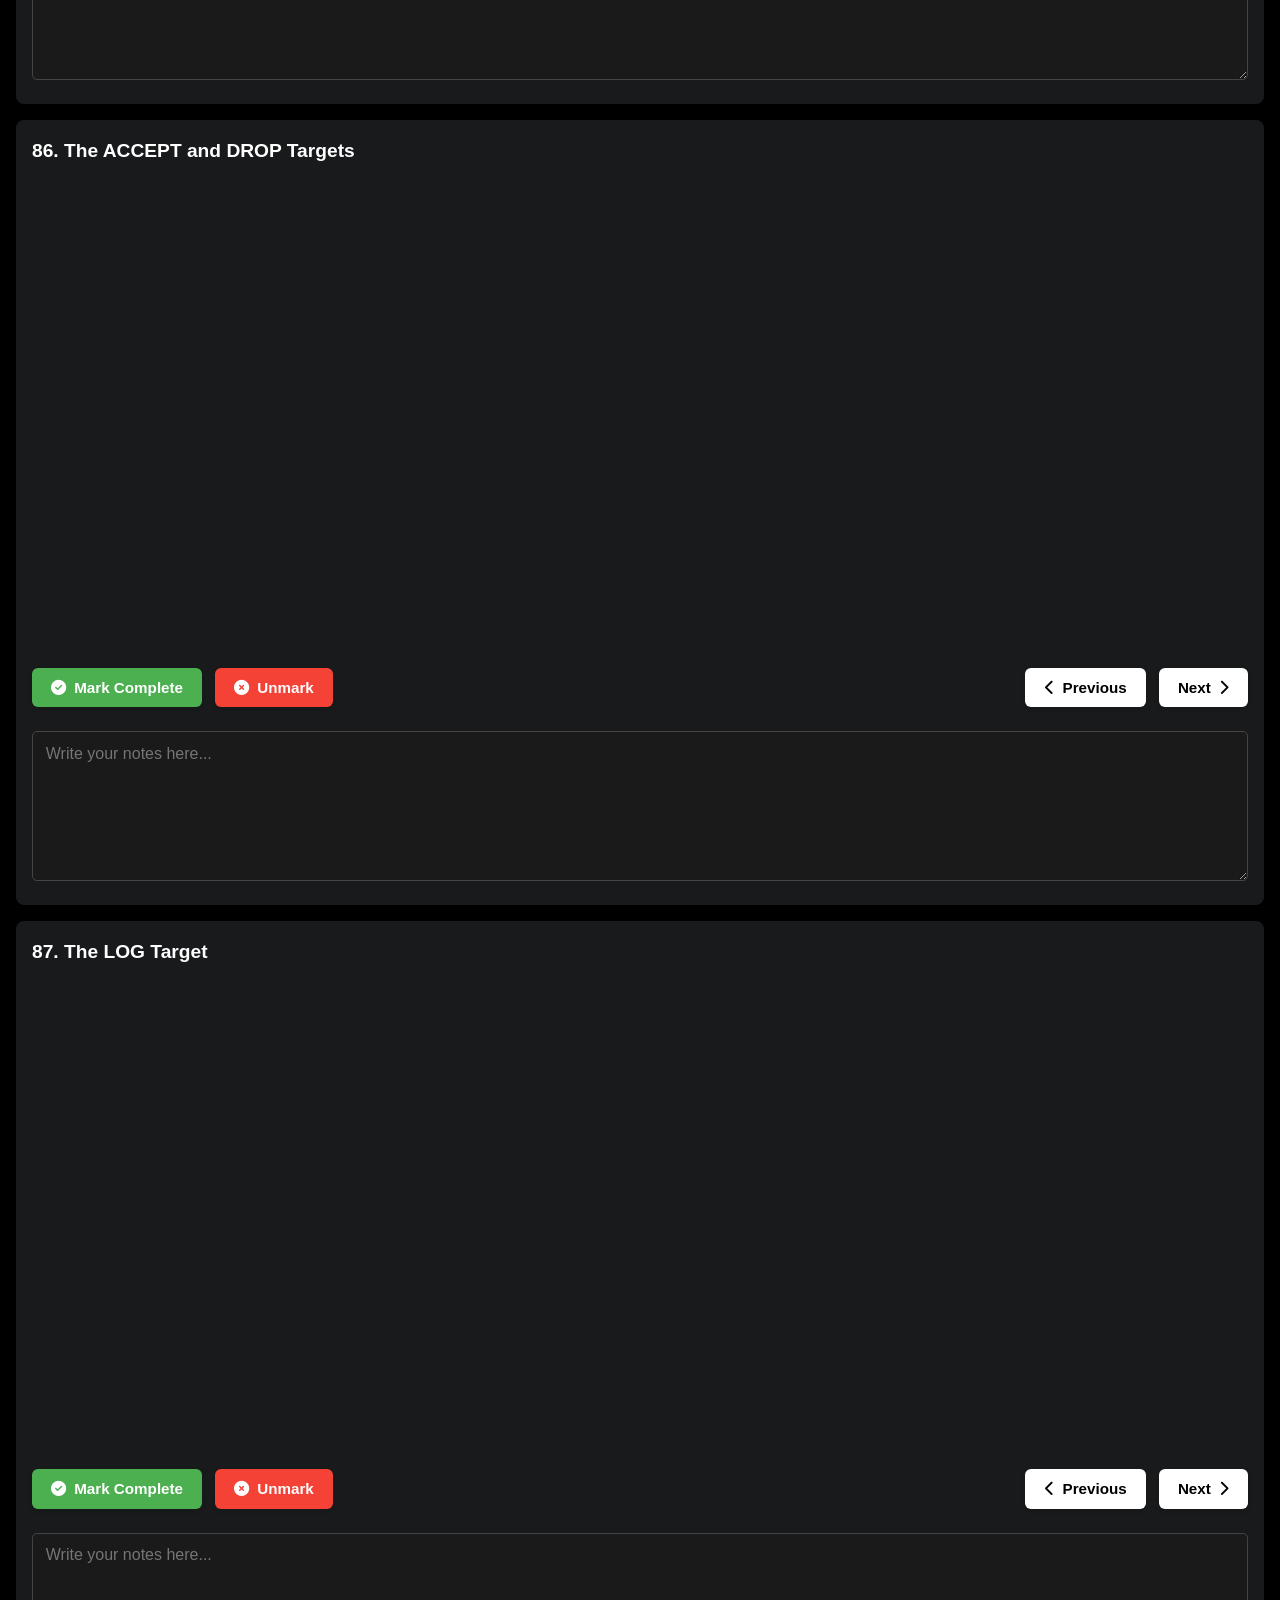
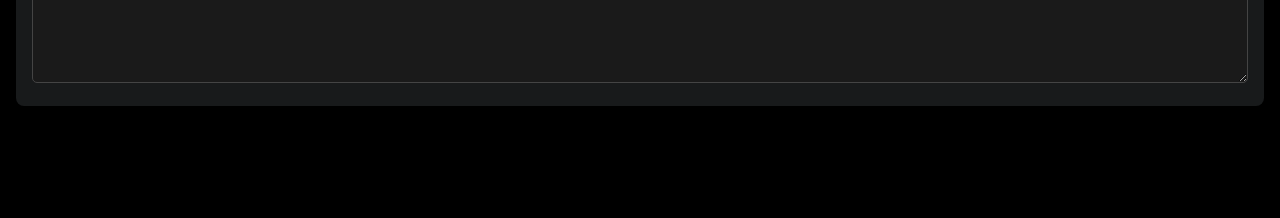
<file: s12.html>
<!DOCTYPE html>

<html lang="en">
<head>
<meta charset="utf-8"/>
<meta content="width=device-width, initial-scale=1.0" name="viewport"/>
<title>Bash Scripting Learn Shell Scripting Zero to Mastery</title>
<link href="styles.css" rel="stylesheet"/>
<link href="https://cdnjs.cloudflare.com/ajax/libs/font-awesome/6.3.0/css/all.min.css" rel="stylesheet"/>
<style>
            .video-container {
                width: 100%;
                max-width: 800px;
                margin: 20px auto;
            }
            .drive-iframe {
                width: 100%;
                height: 100%;
                border: none;
            }
        </style>
</head>
<body>
<header>
<nav class="wrapper">
<i class="fa-solid fa-angle-left arrow" id="left"></i>
<ul class="carousel">
<!-- Navigation items will be inserted here -->
<li class="card"><a href="index.html">1. Introduction</a></li>
<li class="card"><a href="s2.html">2. Section 01 Intro to Bash Shell Scripting</a></li>
<li class="card"><a href="s3.html">3. Section 02 Variables</a></li>
<li class="card"><a href="s4.html">4. Section 03 Shell Expansions</a></li>
<li class="card"><a href="s5.html">5. Section 04 Shell Operation in Depth</a></li>
<li class="card"><a href="s6.html">6. Section 05 Program Flow in Bash</a></li>
<li class="card"><a href="s7.html">7. Section 06 Loops in Bash</a></li>
<li class="card"><a href="s8.html">8. Section 07 Functions in Bash</a></li>
<li class="card"><a href="s9.html">10. Appendix Linux Installation Guide</a></li>
<li class="card"><a href="s10.html">11. Appendix Using the VIM Editor</a></li>
<li class="card"><a href="s11.html">12. Appendix Cron Anacron and Automation</a></li>
<li class="card" id="actuel"><a href="s12.html">13. Appendix Netfilter and Iptables Firewall</a></li></ul>
<i class="fa-solid fa-angle-right arrow" id="right"></i>
</nav>
</header>
<!-- Navigation buttons -->
<button class="arrow-button" id="left-arrow" onclick="navigate('s11.html')">←</button>
<main>
<!-- Video sections will be inserted here -->

<section class="section" id="section72">
<h2 class="video-title">72. Introduction to Netfilter and Iptables</h2>
<div class="video-container">
<iframe allow="autoplay" allowfullscreen="" class="drive-iframe" src="https://drive.google.com/file/d/1gF2D9X6De3-bHWiQyGgNeYoAosYb8ZfE/preview">
</iframe>
</div>
<div class="progress-navigate-container">
<div class="progress">
<button class="complete-btn">
<i class="fas fa-check-circle"></i> Mark Complete
                        </button>
<button class="unmark-btn">
<i class="fas fa-times-circle"></i> Unmark
                        </button>
</div>
<div class="navigate">
<button class="nav-btn prev-btn" onclick="navigateToSection('prev', 0)">
<i class="fas fa-chevron-left"></i> Previous
                        </button>
<button class="nav-btn next-btn" onclick="navigateToSection('next', 0)">
                            Next <i class="fas fa-chevron-right"></i>
</button>
</div>
</div>
<textarea class="notes-input" id="notes72" placeholder="Write your notes here..."></textarea>
</section>
<section class="section" id="section73">
<h2 class="video-title">73. Chain Traversal in a Nutshell</h2>
<div class="video-container">
<iframe allow="autoplay" allowfullscreen="" class="drive-iframe" src="https://drive.google.com/file/d/1g9Yx-bO3r0t8unO3lA3a6Gmi9av5xeUL/preview">
</iframe>
</div>
<div class="progress-navigate-container">
<div class="progress">
<button class="complete-btn">
<i class="fas fa-check-circle"></i> Mark Complete
                        </button>
<button class="unmark-btn">
<i class="fas fa-times-circle"></i> Unmark
                        </button>
</div>
<div class="navigate">
<button class="nav-btn prev-btn" onclick="navigateToSection('prev', 1)">
<i class="fas fa-chevron-left"></i> Previous
                        </button>
<button class="nav-btn next-btn" onclick="navigateToSection('next', 1)">
                            Next <i class="fas fa-chevron-right"></i>
</button>
</div>
</div>
<textarea class="notes-input" id="notes73" placeholder="Write your notes here..."></textarea>
</section>
<section class="section" id="section74">
<h2 class="video-title">74. Iptables Basic Usage</h2>
<div class="video-container">
<iframe allow="autoplay" allowfullscreen="" class="drive-iframe" src="https://drive.google.com/file/d/1gL4ybW2KWs6tos861h9khvb-BjdReT5t/preview">
</iframe>
</div>
<div class="progress-navigate-container">
<div class="progress">
<button class="complete-btn">
<i class="fas fa-check-circle"></i> Mark Complete
                        </button>
<button class="unmark-btn">
<i class="fas fa-times-circle"></i> Unmark
                        </button>
</div>
<div class="navigate">
<button class="nav-btn prev-btn" onclick="navigateToSection('prev', 2)">
<i class="fas fa-chevron-left"></i> Previous
                        </button>
<button class="nav-btn next-btn" onclick="navigateToSection('next', 2)">
                            Next <i class="fas fa-chevron-right"></i>
</button>
</div>
</div>
<textarea class="notes-input" id="notes74" placeholder="Write your notes here..."></textarea>
</section>
<section class="section" id="section75">
<h2 class="video-title">75. Iptables Options Flags Part 1</h2>
<div class="video-container">
<iframe allow="autoplay" allowfullscreen="" class="drive-iframe" src="https://drive.google.com/file/d/1gSjRNEl0-6eHAxSMA0QoGekCTm4CTKsk/preview">
</iframe>
</div>
<div class="progress-navigate-container">
<div class="progress">
<button class="complete-btn">
<i class="fas fa-check-circle"></i> Mark Complete
                        </button>
<button class="unmark-btn">
<i class="fas fa-times-circle"></i> Unmark
                        </button>
</div>
<div class="navigate">
<button class="nav-btn prev-btn" onclick="navigateToSection('prev', 3)">
<i class="fas fa-chevron-left"></i> Previous
                        </button>
<button class="nav-btn next-btn" onclick="navigateToSection('next', 3)">
                            Next <i class="fas fa-chevron-right"></i>
</button>
</div>
</div>
<textarea class="notes-input" id="notes75" placeholder="Write your notes here..."></textarea>
</section>
<section class="section" id="section76">
<h2 class="video-title">76. Iptables Options Flags Part 2</h2>
<div class="video-container">
<iframe allow="autoplay" allowfullscreen="" class="drive-iframe" src="https://drive.google.com/file/d/1gmBqdnzFO8VsUdcL3XBp6yFqSyebOpZu/preview">
</iframe>
</div>
<div class="progress-navigate-container">
<div class="progress">
<button class="complete-btn">
<i class="fas fa-check-circle"></i> Mark Complete
                        </button>
<button class="unmark-btn">
<i class="fas fa-times-circle"></i> Unmark
                        </button>
</div>
<div class="navigate">
<button class="nav-btn prev-btn" onclick="navigateToSection('prev', 4)">
<i class="fas fa-chevron-left"></i> Previous
                        </button>
<button class="nav-btn next-btn" onclick="navigateToSection('next', 4)">
                            Next <i class="fas fa-chevron-right"></i>
</button>
</div>
</div>
<textarea class="notes-input" id="notes76" placeholder="Write your notes here..."></textarea>
</section>
<section class="section" id="section77">
<h2 class="video-title">77. Where Do We Write Iptables Rules</h2>
<div class="video-container">
<iframe allow="autoplay" allowfullscreen="" class="drive-iframe" src="https://drive.google.com/file/d/1gn_3weTlCGkgrg_D1q9ZXMjXQQsa5f_q/preview">
</iframe>
</div>
<div class="progress-navigate-container">
<div class="progress">
<button class="complete-btn">
<i class="fas fa-check-circle"></i> Mark Complete
                        </button>
<button class="unmark-btn">
<i class="fas fa-times-circle"></i> Unmark
                        </button>
</div>
<div class="navigate">
<button class="nav-btn prev-btn" onclick="navigateToSection('prev', 5)">
<i class="fas fa-chevron-left"></i> Previous
                        </button>
<button class="nav-btn next-btn" onclick="navigateToSection('next', 5)">
                            Next <i class="fas fa-chevron-right"></i>
</button>
</div>
</div>
<textarea class="notes-input" id="notes77" placeholder="Write your notes here..."></textarea>
</section>
<section class="section" id="section78">
<h2 class="video-title">78. Setting the Default Policy</h2>
<div class="video-container">
<iframe allow="autoplay" allowfullscreen="" class="drive-iframe" src="https://drive.google.com/file/d/1gnndkwqIAt8Qgo8mH9yh8Yc3IteG1APG/preview">
</iframe>
</div>
<div class="progress-navigate-container">
<div class="progress">
<button class="complete-btn">
<i class="fas fa-check-circle"></i> Mark Complete
                        </button>
<button class="unmark-btn">
<i class="fas fa-times-circle"></i> Unmark
                        </button>
</div>
<div class="navigate">
<button class="nav-btn prev-btn" onclick="navigateToSection('prev', 6)">
<i class="fas fa-chevron-left"></i> Previous
                        </button>
<button class="nav-btn next-btn" onclick="navigateToSection('next', 6)">
                            Next <i class="fas fa-chevron-right"></i>
</button>
</div>
</div>
<textarea class="notes-input" id="notes78" placeholder="Write your notes here..."></textarea>
</section>
<section class="section" id="section79">
<h2 class="video-title">79. Deleting the Firewall</h2>
<div class="video-container">
<iframe allow="autoplay" allowfullscreen="" class="drive-iframe" src="https://drive.google.com/file/d/1gi-zUQWPLdx2EvHL6O2B_q_DXJUv1tUH/preview">
</iframe>
</div>
<div class="progress-navigate-container">
<div class="progress">
<button class="complete-btn">
<i class="fas fa-check-circle"></i> Mark Complete
                        </button>
<button class="unmark-btn">
<i class="fas fa-times-circle"></i> Unmark
                        </button>
</div>
<div class="navigate">
<button class="nav-btn prev-btn" onclick="navigateToSection('prev', 7)">
<i class="fas fa-chevron-left"></i> Previous
                        </button>
<button class="nav-btn next-btn" onclick="navigateToSection('next', 7)">
                            Next <i class="fas fa-chevron-right"></i>
</button>
</div>
</div>
<textarea class="notes-input" id="notes79" placeholder="Write your notes here..."></textarea>
</section>
<section class="section" id="section80">
<h2 class="video-title">80. Filter by IP Address</h2>
<div class="video-container">
<iframe allow="autoplay" allowfullscreen="" class="drive-iframe" src="https://drive.google.com/file/d/1gtG3VME-kSE2ZkZpaJ3uM_9CU3vv3HxP/preview">
</iframe>
</div>
<div class="progress-navigate-container">
<div class="progress">
<button class="complete-btn">
<i class="fas fa-check-circle"></i> Mark Complete
                        </button>
<button class="unmark-btn">
<i class="fas fa-times-circle"></i> Unmark
                        </button>
</div>
<div class="navigate">
<button class="nav-btn prev-btn" onclick="navigateToSection('prev', 8)">
<i class="fas fa-chevron-left"></i> Previous
                        </button>
<button class="nav-btn next-btn" onclick="navigateToSection('next', 8)">
                            Next <i class="fas fa-chevron-right"></i>
</button>
</div>
</div>
<textarea class="notes-input" id="notes80" placeholder="Write your notes here..."></textarea>
</section>
<section class="section" id="section81">
<h2 class="video-title">81. Filter by Port</h2>
<div class="video-container">
<iframe allow="autoplay" allowfullscreen="" class="drive-iframe" src="https://drive.google.com/file/d/1gtY83IblrIHGDPbBdWWqZFf72iWO2fF0/preview">
</iframe>
</div>
<div class="progress-navigate-container">
<div class="progress">
<button class="complete-btn">
<i class="fas fa-check-circle"></i> Mark Complete
                        </button>
<button class="unmark-btn">
<i class="fas fa-times-circle"></i> Unmark
                        </button>
</div>
<div class="navigate">
<button class="nav-btn prev-btn" onclick="navigateToSection('prev', 9)">
<i class="fas fa-chevron-left"></i> Previous
                        </button>
<button class="nav-btn next-btn" onclick="navigateToSection('next', 9)">
                            Next <i class="fas fa-chevron-right"></i>
</button>
</div>
</div>
<textarea class="notes-input" id="notes81" placeholder="Write your notes here..."></textarea>
</section>
<section class="section" id="section82">
<h2 class="video-title">82. Intro to Stateful Firewalls Connection Tracking</h2>
<div class="video-container">
<iframe allow="autoplay" allowfullscreen="" class="drive-iframe" src="https://drive.google.com/file/d/1guhWaaM7OEt4LEjm5LklgA73AWlXUGeI/preview">
</iframe>
</div>
<div class="progress-navigate-container">
<div class="progress">
<button class="complete-btn">
<i class="fas fa-check-circle"></i> Mark Complete
                        </button>
<button class="unmark-btn">
<i class="fas fa-times-circle"></i> Unmark
                        </button>
</div>
<div class="navigate">
<button class="nav-btn prev-btn" onclick="navigateToSection('prev', 10)">
<i class="fas fa-chevron-left"></i> Previous
                        </button>
<button class="nav-btn next-btn" onclick="navigateToSection('next', 10)">
                            Next <i class="fas fa-chevron-right"></i>
</button>
</div>
</div>
<textarea class="notes-input" id="notes82" placeholder="Write your notes here..."></textarea>
</section>
<section class="section" id="section83">
<h2 class="video-title">83. Implementing Stateful Firewalls and Iptables</h2>
<div class="video-container">
<iframe allow="autoplay" allowfullscreen="" class="drive-iframe" src="https://drive.google.com/file/d/1h102OMIOuj4hvygep8rB7bG7DS_jjjWE/preview">
</iframe>
</div>
<div class="progress-navigate-container">
<div class="progress">
<button class="complete-btn">
<i class="fas fa-check-circle"></i> Mark Complete
                        </button>
<button class="unmark-btn">
<i class="fas fa-times-circle"></i> Unmark
                        </button>
</div>
<div class="navigate">
<button class="nav-btn prev-btn" onclick="navigateToSection('prev', 11)">
<i class="fas fa-chevron-left"></i> Previous
                        </button>
<button class="nav-btn next-btn" onclick="navigateToSection('next', 11)">
                            Next <i class="fas fa-chevron-right"></i>
</button>
</div>
</div>
<textarea class="notes-input" id="notes83" placeholder="Write your notes here..."></textarea>
</section>
<section class="section" id="section84">
<h2 class="video-title">84. Filter by MAC Address</h2>
<div class="video-container">
<iframe allow="autoplay" allowfullscreen="" class="drive-iframe" src="https://drive.google.com/file/d/1h1G7cYTbraWREaKedJGDz6BCBhIMOfYG/preview">
</iframe>
</div>
<div class="progress-navigate-container">
<div class="progress">
<button class="complete-btn">
<i class="fas fa-check-circle"></i> Mark Complete
                        </button>
<button class="unmark-btn">
<i class="fas fa-times-circle"></i> Unmark
                        </button>
</div>
<div class="navigate">
<button class="nav-btn prev-btn" onclick="navigateToSection('prev', 12)">
<i class="fas fa-chevron-left"></i> Previous
                        </button>
<button class="nav-btn next-btn" onclick="navigateToSection('next', 12)">
                            Next <i class="fas fa-chevron-right"></i>
</button>
</div>
</div>
<textarea class="notes-input" id="notes84" placeholder="Write your notes here..."></textarea>
</section>
<section class="section" id="section85">
<h2 class="video-title">85. Match by Date and Time</h2>
<div class="video-container">
<iframe allow="autoplay" allowfullscreen="" class="drive-iframe" src="https://drive.google.com/file/d/1h9Eh4DC87MPxy18LR1OIB1ImvnajNo5q/preview">
</iframe>
</div>
<div class="progress-navigate-container">
<div class="progress">
<button class="complete-btn">
<i class="fas fa-check-circle"></i> Mark Complete
                        </button>
<button class="unmark-btn">
<i class="fas fa-times-circle"></i> Unmark
                        </button>
</div>
<div class="navigate">
<button class="nav-btn prev-btn" onclick="navigateToSection('prev', 13)">
<i class="fas fa-chevron-left"></i> Previous
                        </button>
<button class="nav-btn next-btn" onclick="navigateToSection('next', 13)">
                            Next <i class="fas fa-chevron-right"></i>
</button>
</div>
</div>
<textarea class="notes-input" id="notes85" placeholder="Write your notes here..."></textarea>
</section>
<section class="section" id="section86">
<h2 class="video-title">86. The ACCEPT and DROP Targets</h2>
<div class="video-container">
<iframe allow="autoplay" allowfullscreen="" class="drive-iframe" src="https://drive.google.com/file/d/1hGb0zB5zgu8URZBK1Iz910qOMK3pR-BA/preview">
</iframe>
</div>
<div class="progress-navigate-container">
<div class="progress">
<button class="complete-btn">
<i class="fas fa-check-circle"></i> Mark Complete
                        </button>
<button class="unmark-btn">
<i class="fas fa-times-circle"></i> Unmark
                        </button>
</div>
<div class="navigate">
<button class="nav-btn prev-btn" onclick="navigateToSection('prev', 14)">
<i class="fas fa-chevron-left"></i> Previous
                        </button>
<button class="nav-btn next-btn" onclick="navigateToSection('next', 14)">
                            Next <i class="fas fa-chevron-right"></i>
</button>
</div>
</div>
<textarea class="notes-input" id="notes86" placeholder="Write your notes here..."></textarea>
</section>
<section class="section" id="section87">
<h2 class="video-title">87. The LOG Target</h2>
<div class="video-container">
<iframe allow="autoplay" allowfullscreen="" class="drive-iframe" src="https://drive.google.com/file/d/1hPfjpEsPVn5QAVUvlCmaoo1DwKeznDtb/preview">
</iframe>
</div>
<div class="progress-navigate-container">
<div class="progress">
<button class="complete-btn">
<i class="fas fa-check-circle"></i> Mark Complete
                        </button>
<button class="unmark-btn">
<i class="fas fa-times-circle"></i> Unmark
                        </button>
</div>
<div class="navigate">
<button class="nav-btn prev-btn" onclick="navigateToSection('prev', 15)">
<i class="fas fa-chevron-left"></i> Previous
                        </button>
<button class="nav-btn next-btn" onclick="navigateToSection('next', 15)">
                            Next <i class="fas fa-chevron-right"></i>
</button>
</div>
</div>
<textarea class="notes-input" id="notes87" placeholder="Write your notes here..."></textarea>
</section>
</main>
<!-- Footer elements -->
<div class="footer-buttons">
<a class="home-button" href="https://brahimsaa.github.io/all" id="homeButton">
<i class="fa-solid fa-home"></i>
</a>
<button id="exportButton">
<i class="fa-solid fa-download"></i>
</button>
<input accept=".json" id="importButton" type="file"/>
<button id="importDataButton">
<i class="fa-solid fa-upload"></i>
</button>
</div>
<script src="script.js"></script>
</body>
</html>
</file>
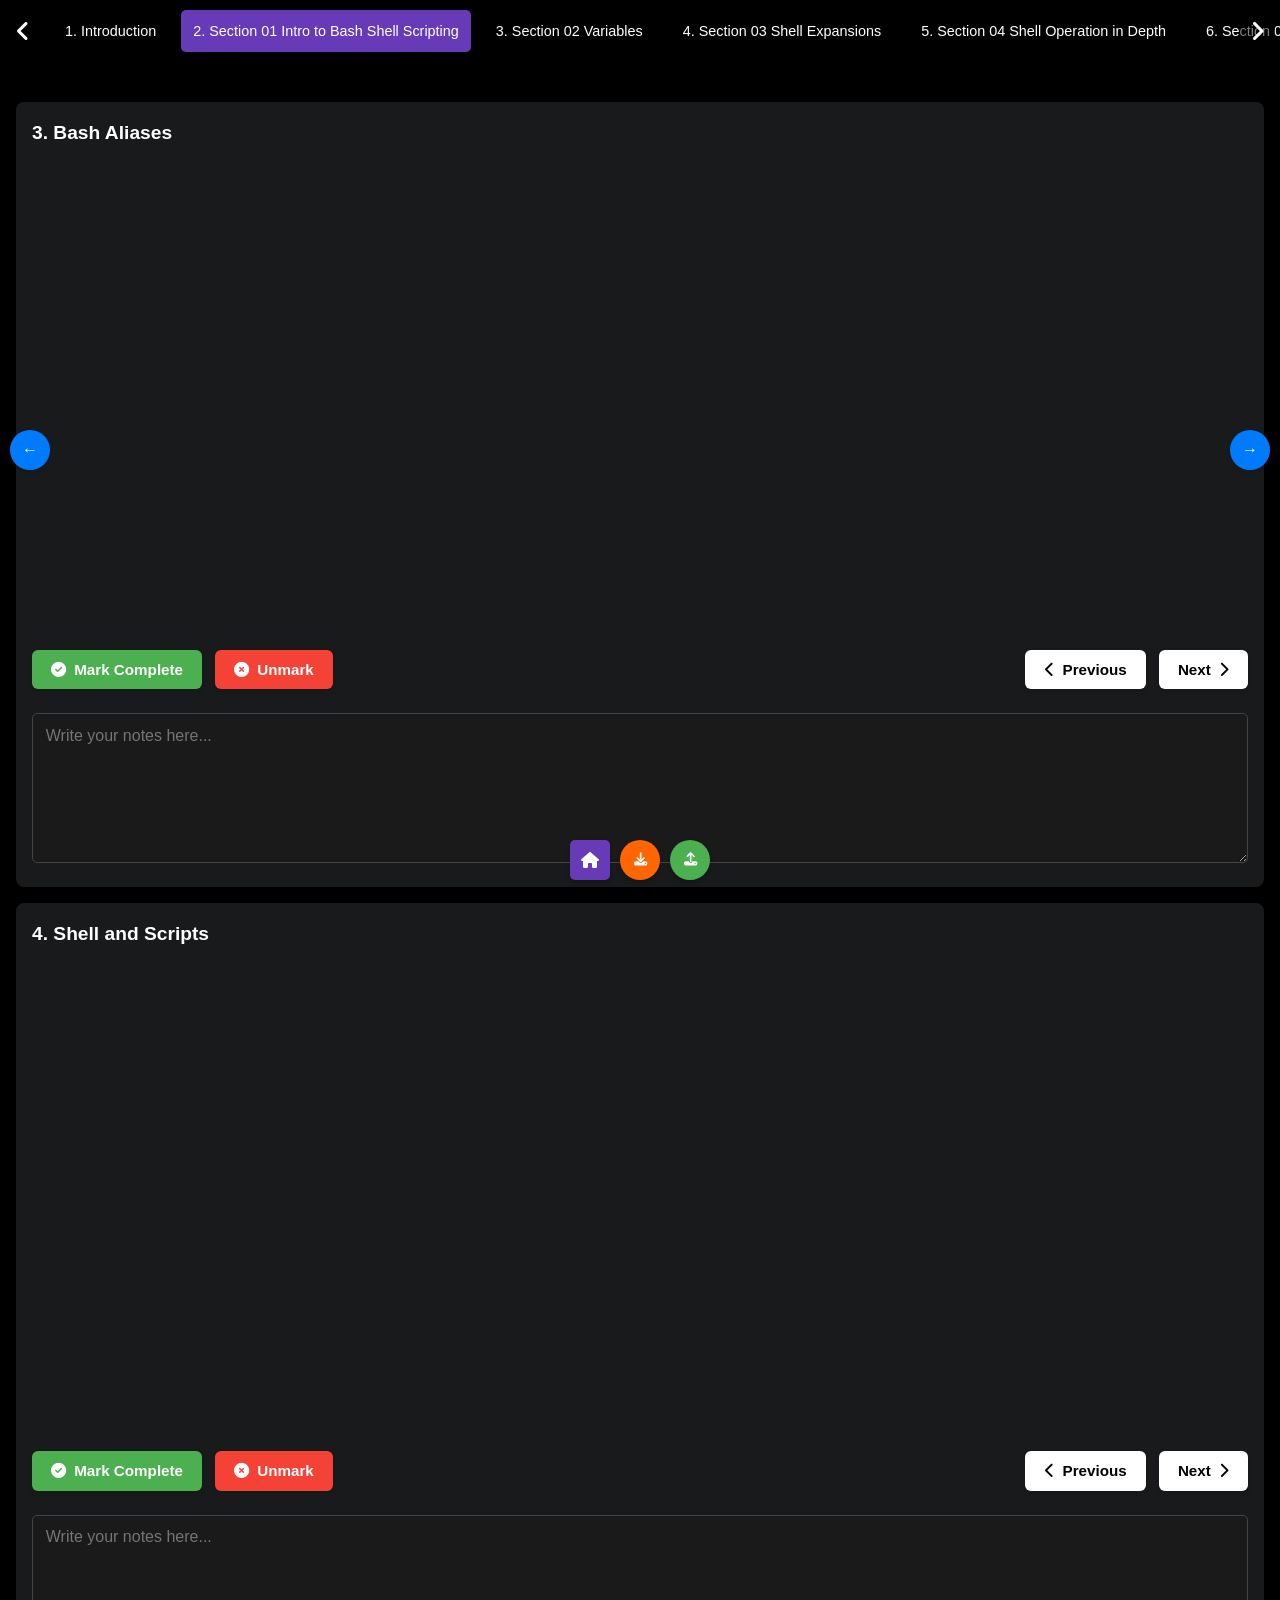
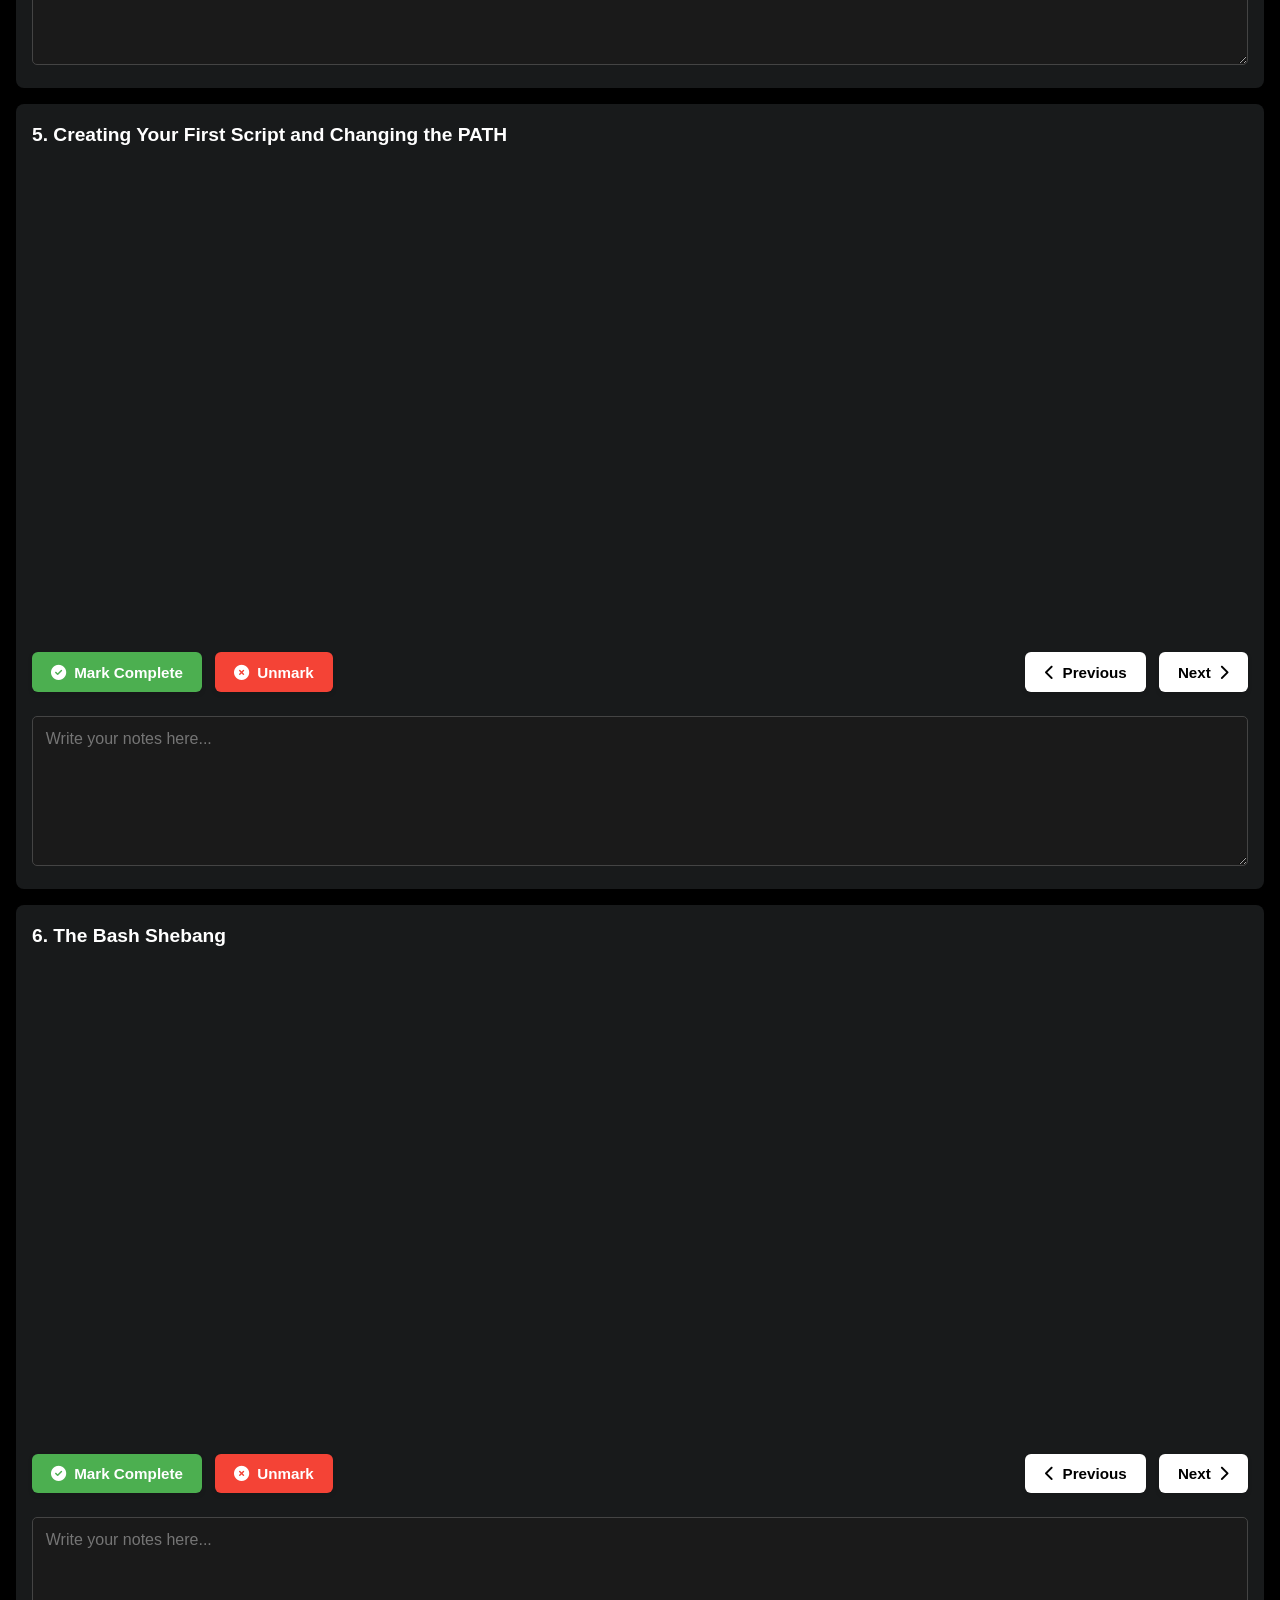
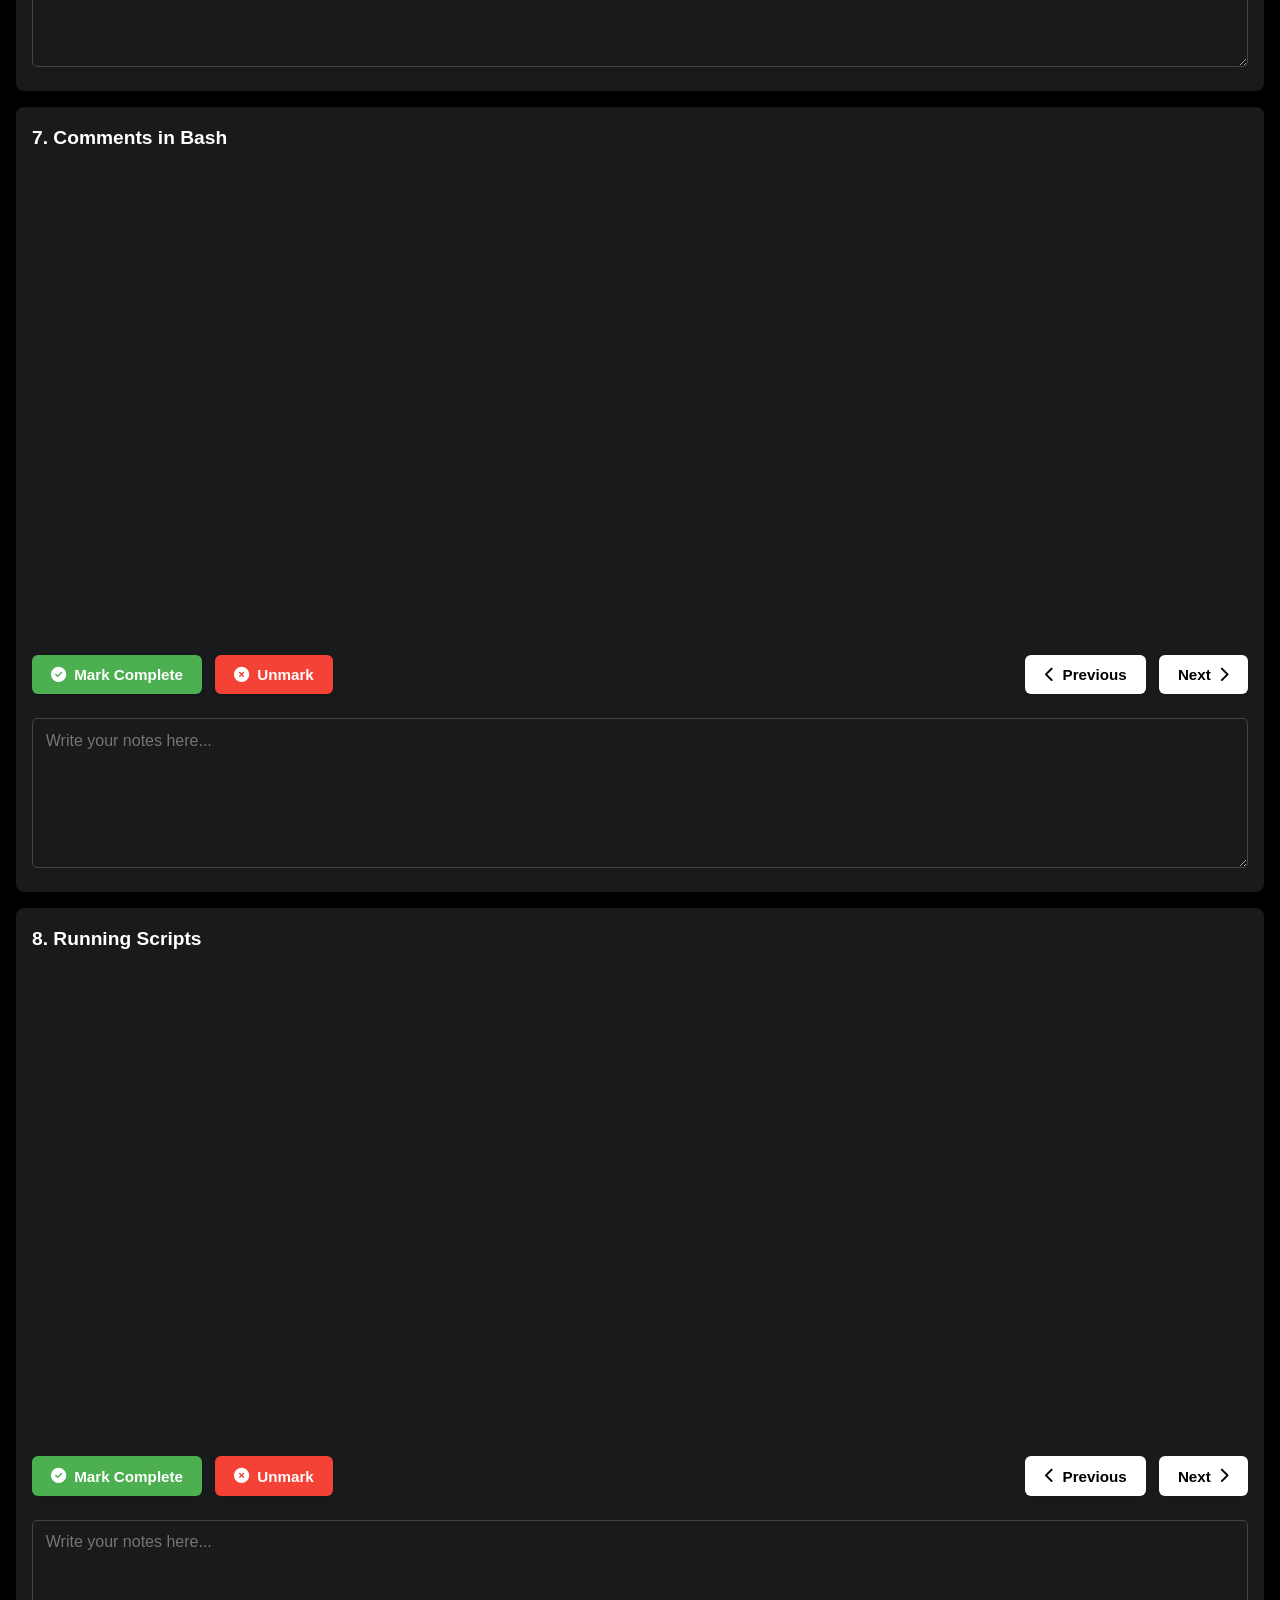
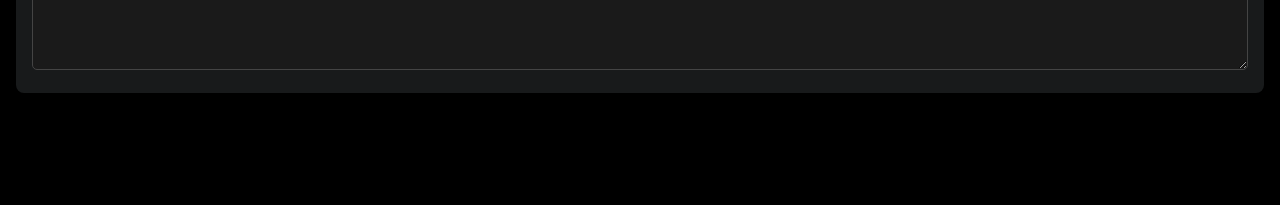
<file: s2.html>
<!DOCTYPE html>

<html lang="en">
<head>
<meta charset="utf-8"/>
<meta content="width=device-width, initial-scale=1.0" name="viewport"/>
<title>Bash Scripting Learn Shell Scripting Zero to Mastery</title>
<link href="styles.css" rel="stylesheet"/>
<link href="https://cdnjs.cloudflare.com/ajax/libs/font-awesome/6.3.0/css/all.min.css" rel="stylesheet"/>
<style>
            .video-container {
                width: 100%;
                max-width: 800px;
                margin: 20px auto;
            }
            .drive-iframe {
                width: 100%;
                height: 100%;
                border: none;
            }
        </style>
</head>
<body>
<header>
<nav class="wrapper">
<i class="fa-solid fa-angle-left arrow" id="left"></i>
<ul class="carousel">
<!-- Navigation items will be inserted here -->
<li class="card"><a href="index.html">1. Introduction</a></li>
<li class="card" id="actuel"><a href="s2.html">2. Section 01 Intro to Bash Shell Scripting</a></li>
<li class="card"><a href="s3.html">3. Section 02 Variables</a></li>
<li class="card"><a href="s4.html">4. Section 03 Shell Expansions</a></li>
<li class="card"><a href="s5.html">5. Section 04 Shell Operation in Depth</a></li>
<li class="card"><a href="s6.html">6. Section 05 Program Flow in Bash</a></li>
<li class="card"><a href="s7.html">7. Section 06 Loops in Bash</a></li>
<li class="card"><a href="s8.html">8. Section 07 Functions in Bash</a></li>
<li class="card"><a href="s9.html">10. Appendix Linux Installation Guide</a></li>
<li class="card"><a href="s10.html">11. Appendix Using the VIM Editor</a></li>
<li class="card"><a href="s11.html">12. Appendix Cron Anacron and Automation</a></li>
<li class="card"><a href="s12.html">13. Appendix Netfilter and Iptables Firewall</a></li></ul>
<i class="fa-solid fa-angle-right arrow" id="right"></i>
</nav>
</header>
<!-- Navigation buttons -->
<button class="arrow-button" id="left-arrow" onclick="navigate('index.html')">←</button>
<button class="arrow-button" id="right-arrow" onclick="navigate('s3.html')">→</button>
<main>
<!-- Video sections will be inserted here -->

<section class="section" id="section3">
<h2 class="video-title">3. Bash Aliases</h2>
<div class="video-container">
<iframe allow="autoplay" allowfullscreen="" class="drive-iframe" src="https://drive.google.com/file/d/1hR9v2ry0taOVRfVybyvtdQPEikLhWYSy/preview">
</iframe>
</div>
<div class="progress-navigate-container">
<div class="progress">
<button class="complete-btn">
<i class="fas fa-check-circle"></i> Mark Complete
                        </button>
<button class="unmark-btn">
<i class="fas fa-times-circle"></i> Unmark
                        </button>
</div>
<div class="navigate">
<button class="nav-btn prev-btn" onclick="navigateToSection('prev', 0)">
<i class="fas fa-chevron-left"></i> Previous
                        </button>
<button class="nav-btn next-btn" onclick="navigateToSection('next', 0)">
                            Next <i class="fas fa-chevron-right"></i>
</button>
</div>
</div>
<textarea class="notes-input" id="notes3" placeholder="Write your notes here..."></textarea>
</section>
<section class="section" id="section4">
<h2 class="video-title">4. Shell and Scripts</h2>
<div class="video-container">
<iframe allow="autoplay" allowfullscreen="" class="drive-iframe" src="https://drive.google.com/file/d/1hVUKz94gLk1jOsl6bkYhRbkFZVoJgSYF/preview">
</iframe>
</div>
<div class="progress-navigate-container">
<div class="progress">
<button class="complete-btn">
<i class="fas fa-check-circle"></i> Mark Complete
                        </button>
<button class="unmark-btn">
<i class="fas fa-times-circle"></i> Unmark
                        </button>
</div>
<div class="navigate">
<button class="nav-btn prev-btn" onclick="navigateToSection('prev', 1)">
<i class="fas fa-chevron-left"></i> Previous
                        </button>
<button class="nav-btn next-btn" onclick="navigateToSection('next', 1)">
                            Next <i class="fas fa-chevron-right"></i>
</button>
</div>
</div>
<textarea class="notes-input" id="notes4" placeholder="Write your notes here..."></textarea>
</section>
<section class="section" id="section5">
<h2 class="video-title">5. Creating Your First Script and Changing the PATH</h2>
<div class="video-container">
<iframe allow="autoplay" allowfullscreen="" class="drive-iframe" src="https://drive.google.com/file/d/1hVaSP15V8A-VWnoTE7PkPECgeirrXSMi/preview">
</iframe>
</div>
<div class="progress-navigate-container">
<div class="progress">
<button class="complete-btn">
<i class="fas fa-check-circle"></i> Mark Complete
                        </button>
<button class="unmark-btn">
<i class="fas fa-times-circle"></i> Unmark
                        </button>
</div>
<div class="navigate">
<button class="nav-btn prev-btn" onclick="navigateToSection('prev', 2)">
<i class="fas fa-chevron-left"></i> Previous
                        </button>
<button class="nav-btn next-btn" onclick="navigateToSection('next', 2)">
                            Next <i class="fas fa-chevron-right"></i>
</button>
</div>
</div>
<textarea class="notes-input" id="notes5" placeholder="Write your notes here..."></textarea>
</section>
<section class="section" id="section6">
<h2 class="video-title">6. The Bash Shebang</h2>
<div class="video-container">
<iframe allow="autoplay" allowfullscreen="" class="drive-iframe" src="https://drive.google.com/file/d/1hbjmQLCmM8Ikt72KiwpppUzr97c7Fvza/preview">
</iframe>
</div>
<div class="progress-navigate-container">
<div class="progress">
<button class="complete-btn">
<i class="fas fa-check-circle"></i> Mark Complete
                        </button>
<button class="unmark-btn">
<i class="fas fa-times-circle"></i> Unmark
                        </button>
</div>
<div class="navigate">
<button class="nav-btn prev-btn" onclick="navigateToSection('prev', 3)">
<i class="fas fa-chevron-left"></i> Previous
                        </button>
<button class="nav-btn next-btn" onclick="navigateToSection('next', 3)">
                            Next <i class="fas fa-chevron-right"></i>
</button>
</div>
</div>
<textarea class="notes-input" id="notes6" placeholder="Write your notes here..."></textarea>
</section>
<section class="section" id="section7">
<h2 class="video-title">7. Comments in Bash</h2>
<div class="video-container">
<iframe allow="autoplay" allowfullscreen="" class="drive-iframe" src="https://drive.google.com/file/d/1htBs3sEedBxErHyYWFOoXjNPcvmU3MQh/preview">
</iframe>
</div>
<div class="progress-navigate-container">
<div class="progress">
<button class="complete-btn">
<i class="fas fa-check-circle"></i> Mark Complete
                        </button>
<button class="unmark-btn">
<i class="fas fa-times-circle"></i> Unmark
                        </button>
</div>
<div class="navigate">
<button class="nav-btn prev-btn" onclick="navigateToSection('prev', 4)">
<i class="fas fa-chevron-left"></i> Previous
                        </button>
<button class="nav-btn next-btn" onclick="navigateToSection('next', 4)">
                            Next <i class="fas fa-chevron-right"></i>
</button>
</div>
</div>
<textarea class="notes-input" id="notes7" placeholder="Write your notes here..."></textarea>
</section>
<section class="section" id="section8">
<h2 class="video-title">8. Running Scripts</h2>
<div class="video-container">
<iframe allow="autoplay" allowfullscreen="" class="drive-iframe" src="https://drive.google.com/file/d/1hov8PUac1cQf6fNBiPqfcHyEb7BxyJ73/preview">
</iframe>
</div>
<div class="progress-navigate-container">
<div class="progress">
<button class="complete-btn">
<i class="fas fa-check-circle"></i> Mark Complete
                        </button>
<button class="unmark-btn">
<i class="fas fa-times-circle"></i> Unmark
                        </button>
</div>
<div class="navigate">
<button class="nav-btn prev-btn" onclick="navigateToSection('prev', 5)">
<i class="fas fa-chevron-left"></i> Previous
                        </button>
<button class="nav-btn next-btn" onclick="navigateToSection('next', 5)">
                            Next <i class="fas fa-chevron-right"></i>
</button>
</div>
</div>
<textarea class="notes-input" id="notes8" placeholder="Write your notes here..."></textarea>
</section>
</main>
<!-- Footer elements -->
<div class="footer-buttons">
<a class="home-button" href="https://brahimsaa.github.io/all" id="homeButton">
<i class="fa-solid fa-home"></i>
</a>
<button id="exportButton">
<i class="fa-solid fa-download"></i>
</button>
<input accept=".json" id="importButton" type="file"/>
<button id="importDataButton">
<i class="fa-solid fa-upload"></i>
</button>
</div>
<script src="script.js"></script>
</body>
</html>
</file>
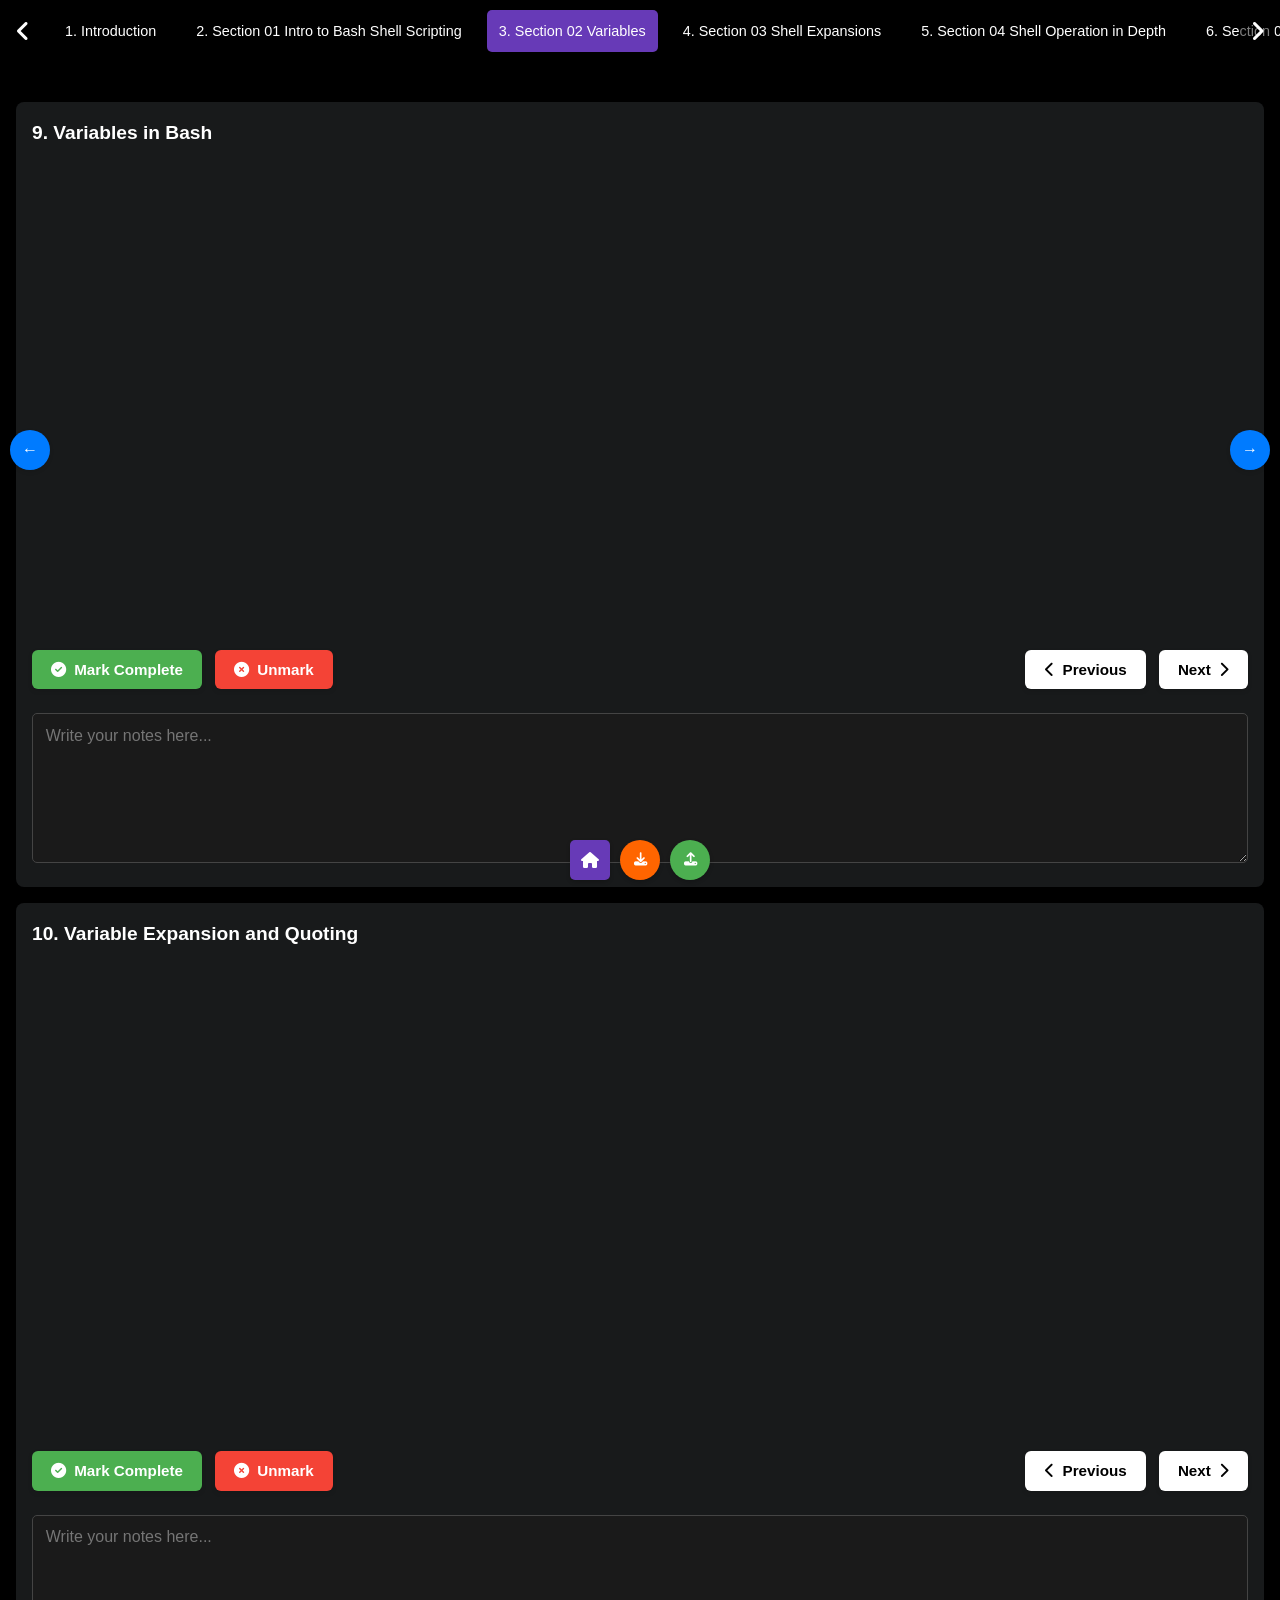
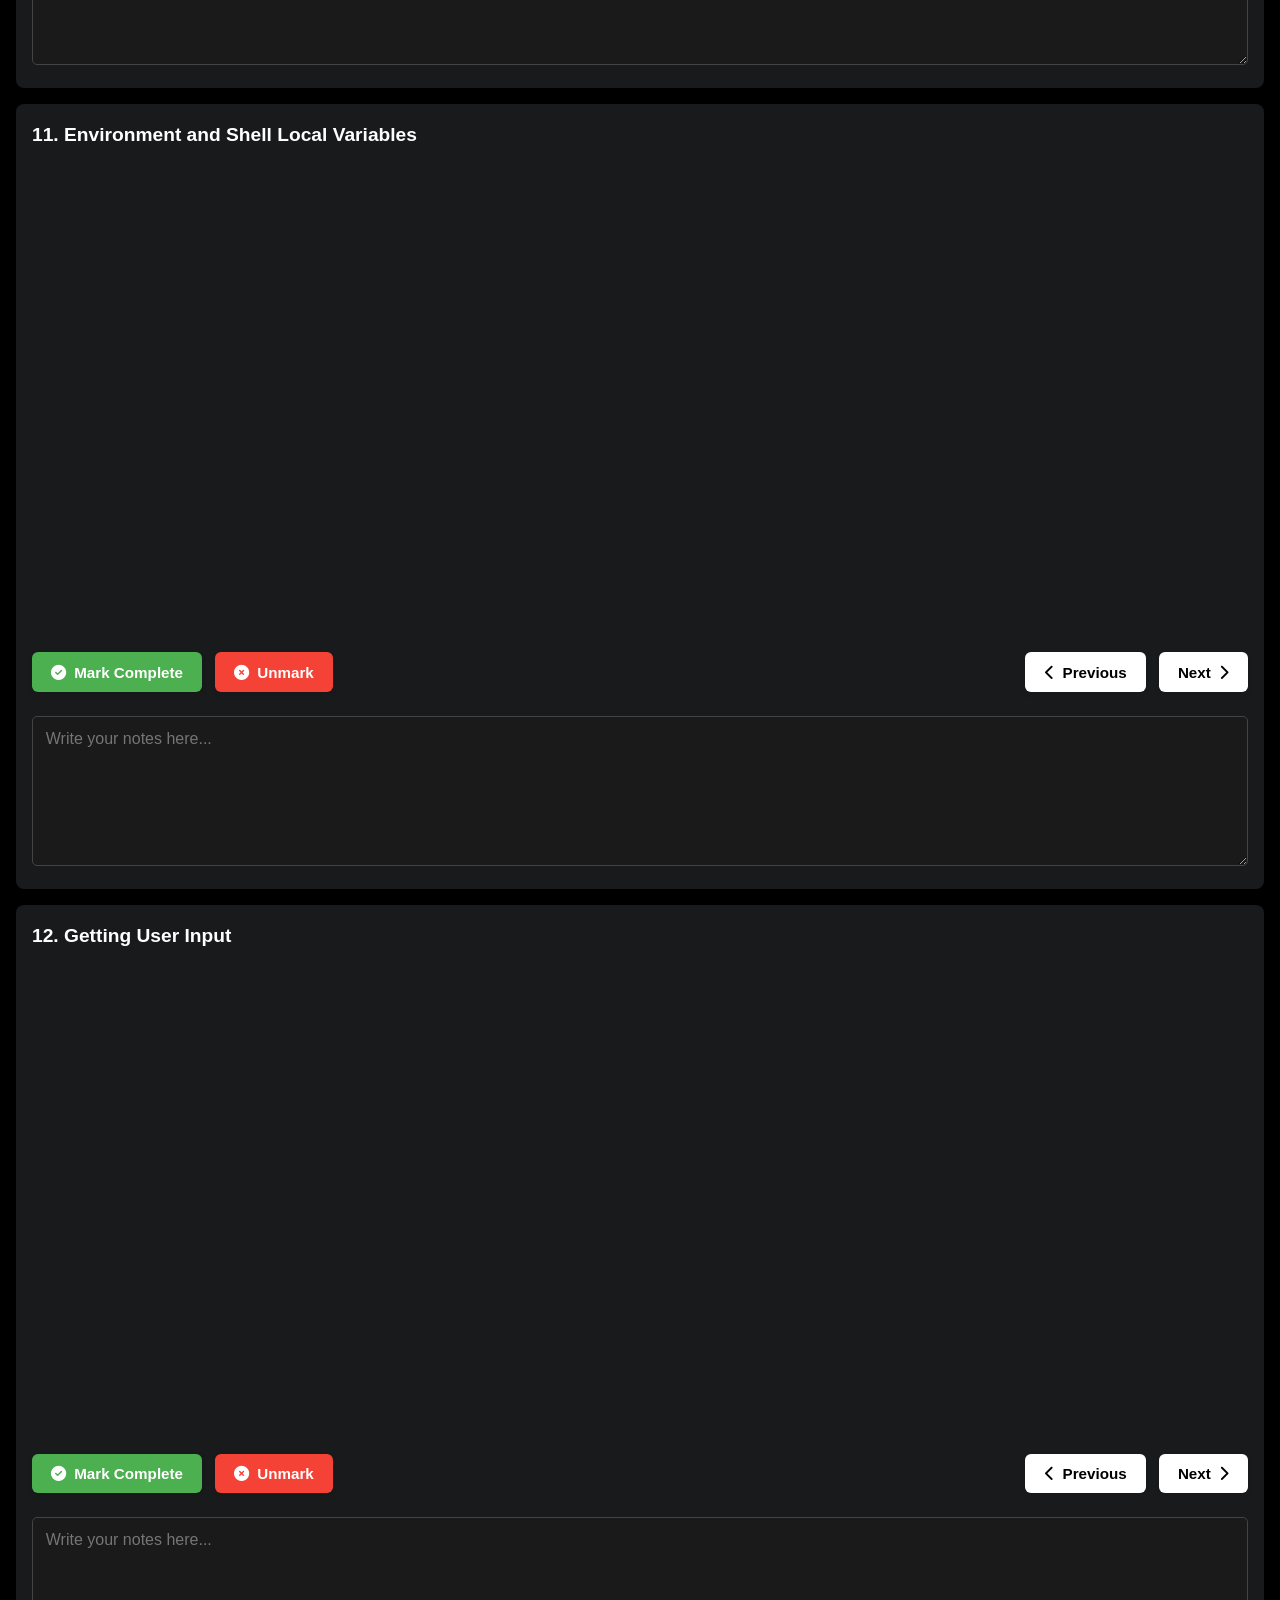
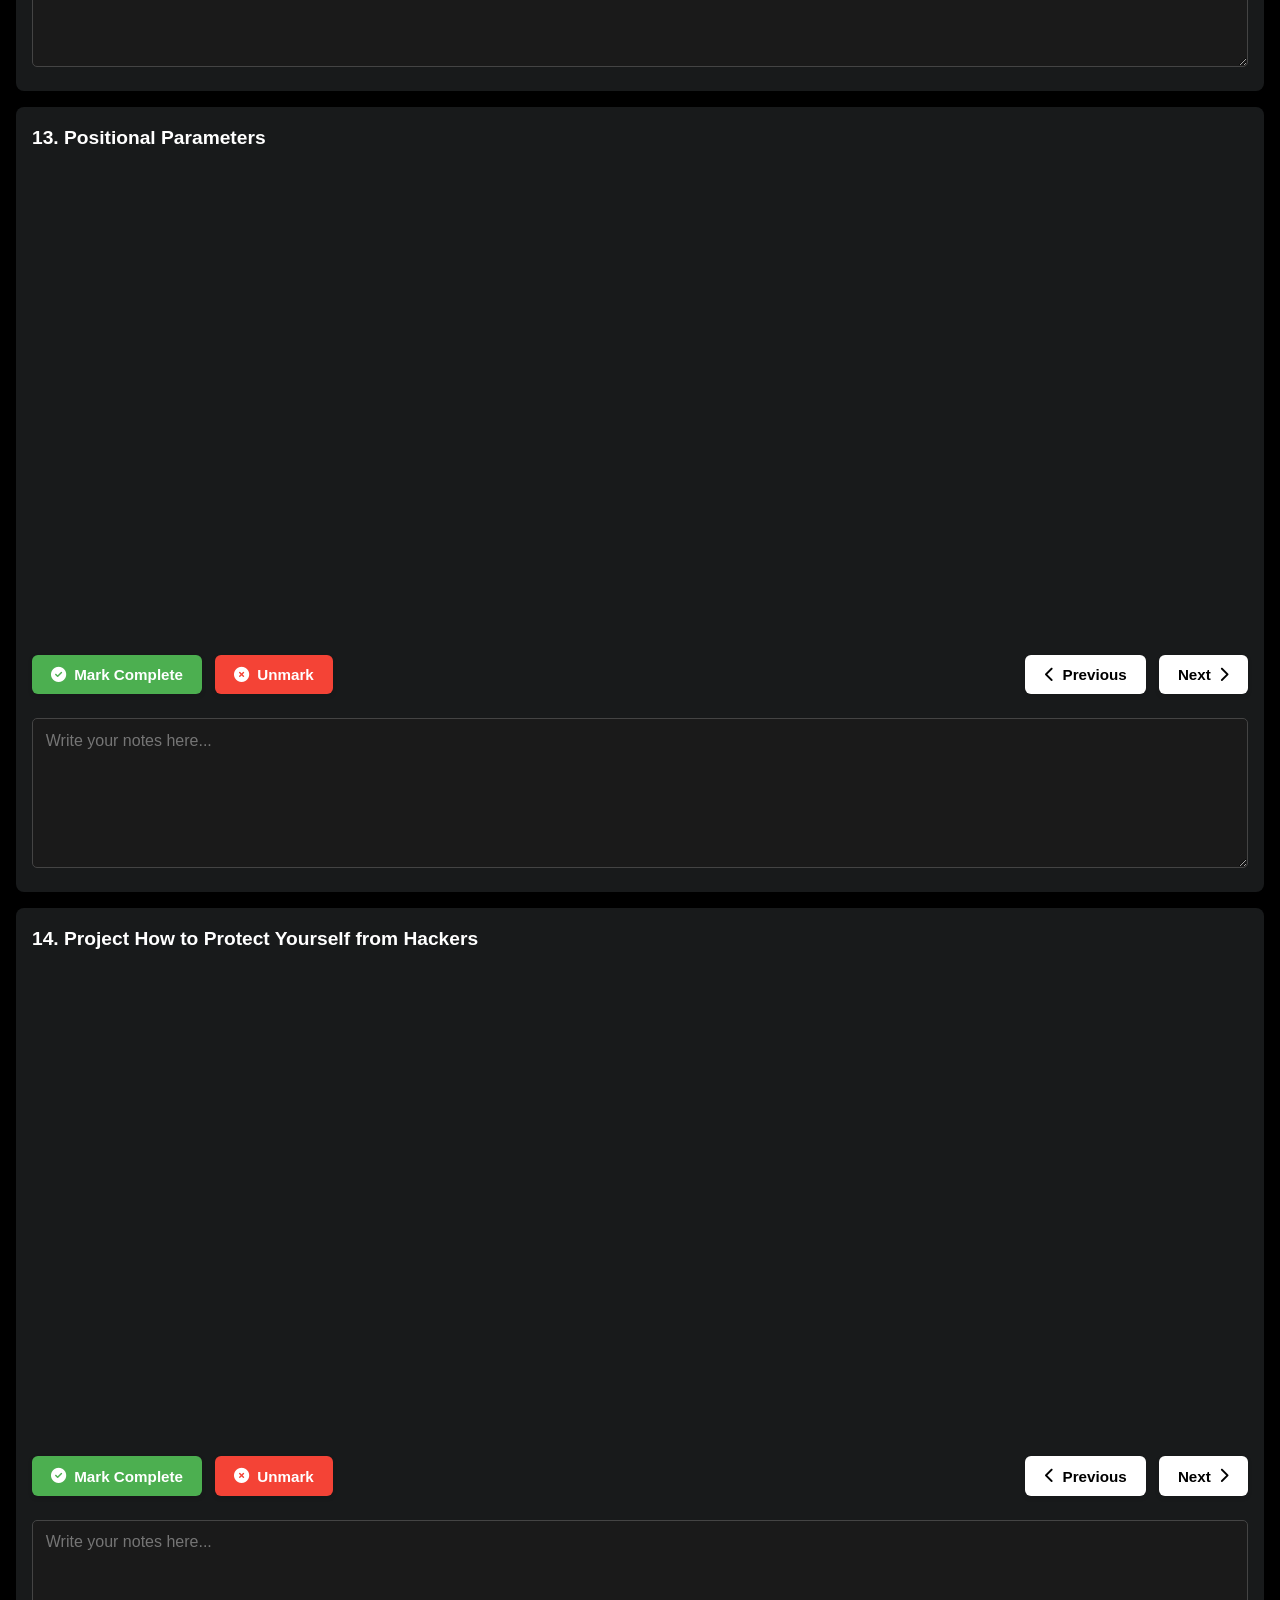
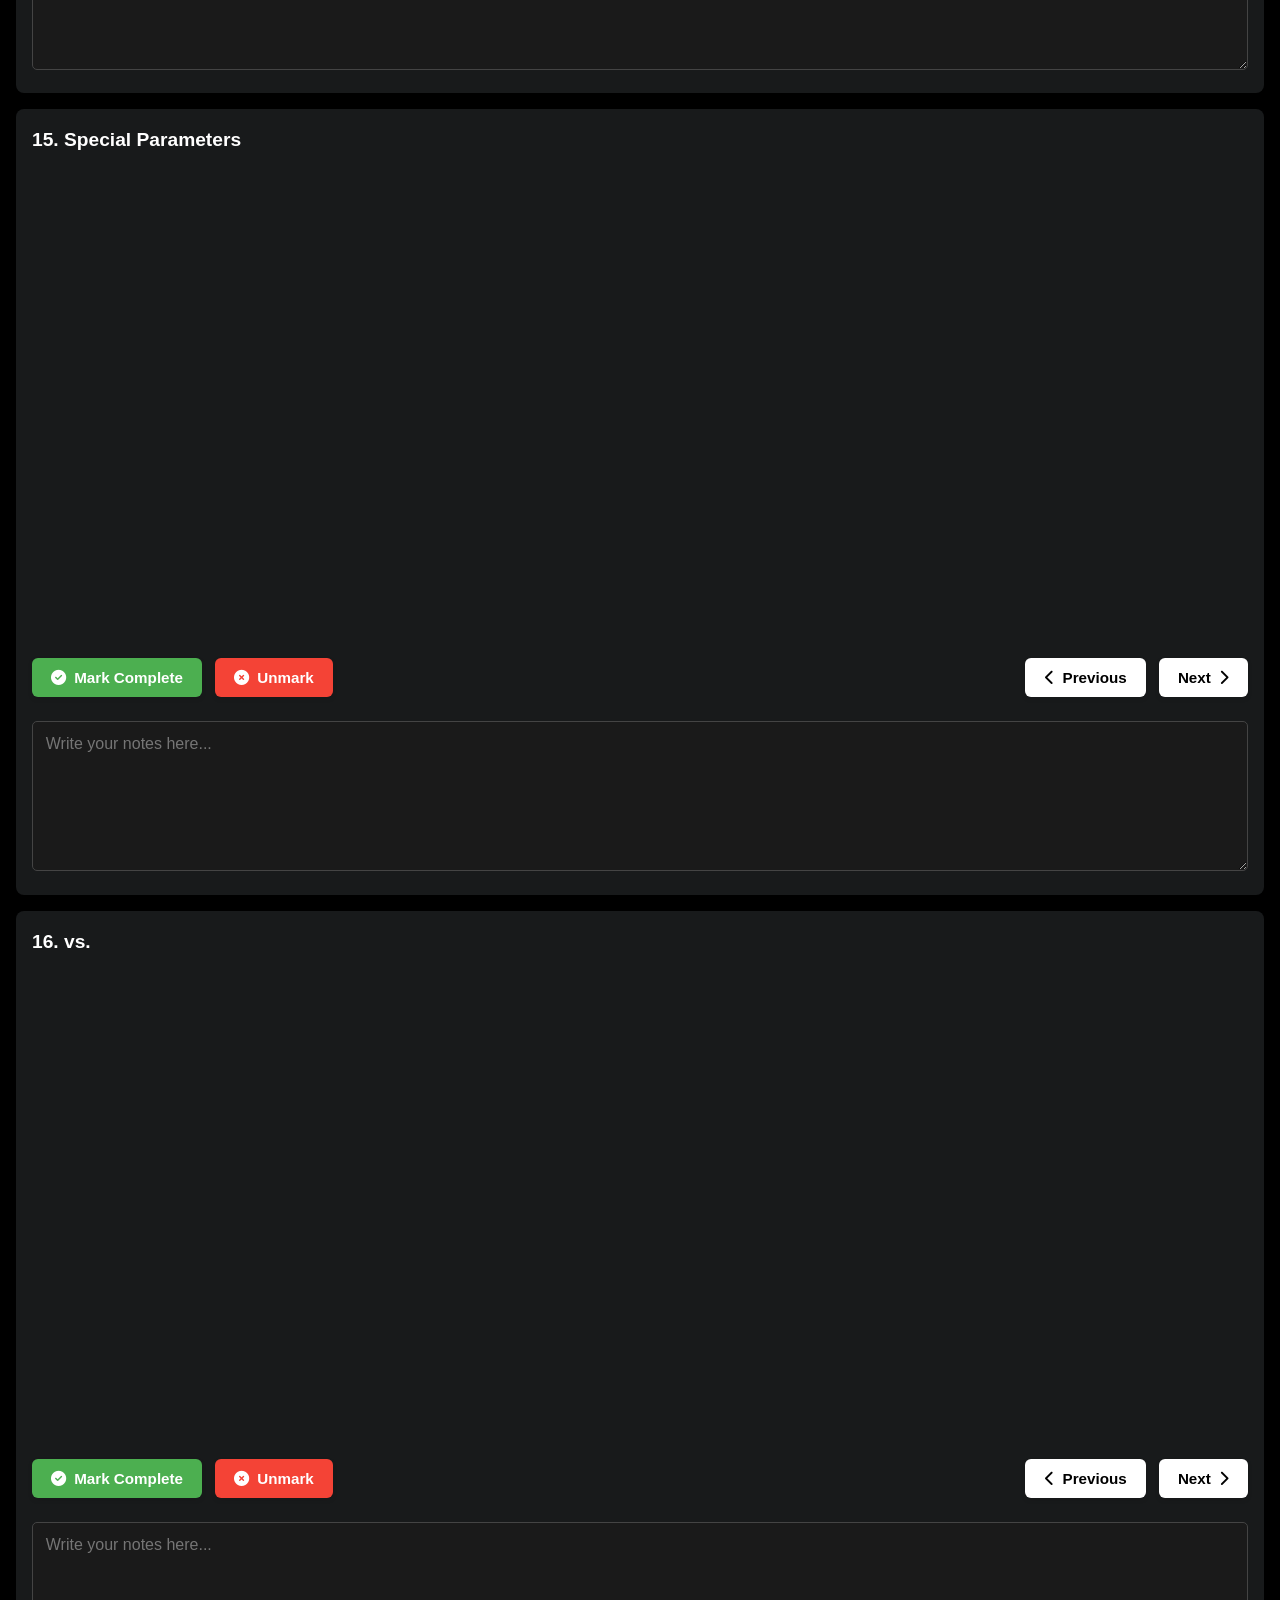
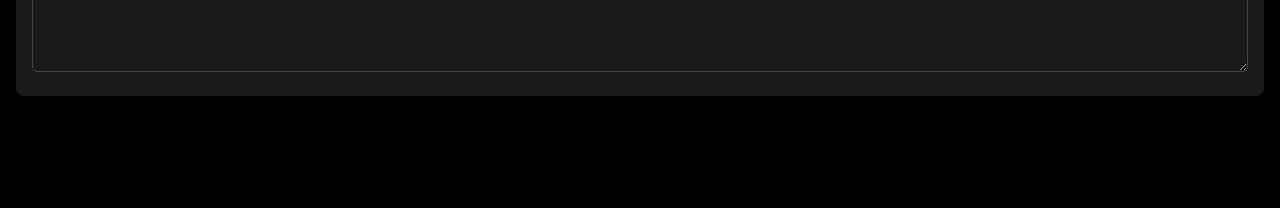
<file: s3.html>
<!DOCTYPE html>

<html lang="en">
<head>
<meta charset="utf-8"/>
<meta content="width=device-width, initial-scale=1.0" name="viewport"/>
<title>Bash Scripting Learn Shell Scripting Zero to Mastery</title>
<link href="styles.css" rel="stylesheet"/>
<link href="https://cdnjs.cloudflare.com/ajax/libs/font-awesome/6.3.0/css/all.min.css" rel="stylesheet"/>
<style>
            .video-container {
                width: 100%;
                max-width: 800px;
                margin: 20px auto;
            }
            .drive-iframe {
                width: 100%;
                height: 100%;
                border: none;
            }
        </style>
</head>
<body>
<header>
<nav class="wrapper">
<i class="fa-solid fa-angle-left arrow" id="left"></i>
<ul class="carousel">
<!-- Navigation items will be inserted here -->
<li class="card"><a href="index.html">1. Introduction</a></li>
<li class="card"><a href="s2.html">2. Section 01 Intro to Bash Shell Scripting</a></li>
<li class="card" id="actuel"><a href="s3.html">3. Section 02 Variables</a></li>
<li class="card"><a href="s4.html">4. Section 03 Shell Expansions</a></li>
<li class="card"><a href="s5.html">5. Section 04 Shell Operation in Depth</a></li>
<li class="card"><a href="s6.html">6. Section 05 Program Flow in Bash</a></li>
<li class="card"><a href="s7.html">7. Section 06 Loops in Bash</a></li>
<li class="card"><a href="s8.html">8. Section 07 Functions in Bash</a></li>
<li class="card"><a href="s9.html">10. Appendix Linux Installation Guide</a></li>
<li class="card"><a href="s10.html">11. Appendix Using the VIM Editor</a></li>
<li class="card"><a href="s11.html">12. Appendix Cron Anacron and Automation</a></li>
<li class="card"><a href="s12.html">13. Appendix Netfilter and Iptables Firewall</a></li></ul>
<i class="fa-solid fa-angle-right arrow" id="right"></i>
</nav>
</header>
<!-- Navigation buttons -->
<button class="arrow-button" id="left-arrow" onclick="navigate('s2.html')">←</button>
<button class="arrow-button" id="right-arrow" onclick="navigate('s4.html')">→</button>
<main>
<!-- Video sections will be inserted here -->

<section class="section" id="section9">
<h2 class="video-title">9. Variables in Bash</h2>
<div class="video-container">
<iframe allow="autoplay" allowfullscreen="" class="drive-iframe" src="https://drive.google.com/file/d/1iMCNk4Wkuf_d9PdoF7w48jc9VS_bI1hZ/preview">
</iframe>
</div>
<div class="progress-navigate-container">
<div class="progress">
<button class="complete-btn">
<i class="fas fa-check-circle"></i> Mark Complete
                        </button>
<button class="unmark-btn">
<i class="fas fa-times-circle"></i> Unmark
                        </button>
</div>
<div class="navigate">
<button class="nav-btn prev-btn" onclick="navigateToSection('prev', 0)">
<i class="fas fa-chevron-left"></i> Previous
                        </button>
<button class="nav-btn next-btn" onclick="navigateToSection('next', 0)">
                            Next <i class="fas fa-chevron-right"></i>
</button>
</div>
</div>
<textarea class="notes-input" id="notes9" placeholder="Write your notes here..."></textarea>
</section>
<section class="section" id="section10">
<h2 class="video-title">10. Variable Expansion and Quoting</h2>
<div class="video-container">
<iframe allow="autoplay" allowfullscreen="" class="drive-iframe" src="https://drive.google.com/file/d/1i-NpwOjcC8OdARr9MygWyOxtyywKOUE5/preview">
</iframe>
</div>
<div class="progress-navigate-container">
<div class="progress">
<button class="complete-btn">
<i class="fas fa-check-circle"></i> Mark Complete
                        </button>
<button class="unmark-btn">
<i class="fas fa-times-circle"></i> Unmark
                        </button>
</div>
<div class="navigate">
<button class="nav-btn prev-btn" onclick="navigateToSection('prev', 1)">
<i class="fas fa-chevron-left"></i> Previous
                        </button>
<button class="nav-btn next-btn" onclick="navigateToSection('next', 1)">
                            Next <i class="fas fa-chevron-right"></i>
</button>
</div>
</div>
<textarea class="notes-input" id="notes10" placeholder="Write your notes here..."></textarea>
</section>
<section class="section" id="section11">
<h2 class="video-title">11. Environment and Shell Local Variables</h2>
<div class="video-container">
<iframe allow="autoplay" allowfullscreen="" class="drive-iframe" src="https://drive.google.com/file/d/1i1effFeAzglXLaoAXHws4IuwjIiT1jEK/preview">
</iframe>
</div>
<div class="progress-navigate-container">
<div class="progress">
<button class="complete-btn">
<i class="fas fa-check-circle"></i> Mark Complete
                        </button>
<button class="unmark-btn">
<i class="fas fa-times-circle"></i> Unmark
                        </button>
</div>
<div class="navigate">
<button class="nav-btn prev-btn" onclick="navigateToSection('prev', 2)">
<i class="fas fa-chevron-left"></i> Previous
                        </button>
<button class="nav-btn next-btn" onclick="navigateToSection('next', 2)">
                            Next <i class="fas fa-chevron-right"></i>
</button>
</div>
</div>
<textarea class="notes-input" id="notes11" placeholder="Write your notes here..."></textarea>
</section>
<section class="section" id="section12">
<h2 class="video-title">12. Getting User Input</h2>
<div class="video-container">
<iframe allow="autoplay" allowfullscreen="" class="drive-iframe" src="https://drive.google.com/file/d/1i1xBdLG0-8xJ3ZLLFlX6yCnPEL0n3God/preview">
</iframe>
</div>
<div class="progress-navigate-container">
<div class="progress">
<button class="complete-btn">
<i class="fas fa-check-circle"></i> Mark Complete
                        </button>
<button class="unmark-btn">
<i class="fas fa-times-circle"></i> Unmark
                        </button>
</div>
<div class="navigate">
<button class="nav-btn prev-btn" onclick="navigateToSection('prev', 3)">
<i class="fas fa-chevron-left"></i> Previous
                        </button>
<button class="nav-btn next-btn" onclick="navigateToSection('next', 3)">
                            Next <i class="fas fa-chevron-right"></i>
</button>
</div>
</div>
<textarea class="notes-input" id="notes12" placeholder="Write your notes here..."></textarea>
</section>
<section class="section" id="section13">
<h2 class="video-title">13. Positional Parameters</h2>
<div class="video-container">
<iframe allow="autoplay" allowfullscreen="" class="drive-iframe" src="https://drive.google.com/file/d/1i3eJtNmCRzax56zpb-s_ZVofMV8tx6dM/preview">
</iframe>
</div>
<div class="progress-navigate-container">
<div class="progress">
<button class="complete-btn">
<i class="fas fa-check-circle"></i> Mark Complete
                        </button>
<button class="unmark-btn">
<i class="fas fa-times-circle"></i> Unmark
                        </button>
</div>
<div class="navigate">
<button class="nav-btn prev-btn" onclick="navigateToSection('prev', 4)">
<i class="fas fa-chevron-left"></i> Previous
                        </button>
<button class="nav-btn next-btn" onclick="navigateToSection('next', 4)">
                            Next <i class="fas fa-chevron-right"></i>
</button>
</div>
</div>
<textarea class="notes-input" id="notes13" placeholder="Write your notes here..."></textarea>
</section>
<section class="section" id="section14">
<h2 class="video-title">14. Project How to Protect Yourself from Hackers</h2>
<div class="video-container">
<iframe allow="autoplay" allowfullscreen="" class="drive-iframe" src="https://drive.google.com/file/d/1i6812WIsYU9YoOXGA5Vlo48Gv5lGeMZr/preview">
</iframe>
</div>
<div class="progress-navigate-container">
<div class="progress">
<button class="complete-btn">
<i class="fas fa-check-circle"></i> Mark Complete
                        </button>
<button class="unmark-btn">
<i class="fas fa-times-circle"></i> Unmark
                        </button>
</div>
<div class="navigate">
<button class="nav-btn prev-btn" onclick="navigateToSection('prev', 5)">
<i class="fas fa-chevron-left"></i> Previous
                        </button>
<button class="nav-btn next-btn" onclick="navigateToSection('next', 5)">
                            Next <i class="fas fa-chevron-right"></i>
</button>
</div>
</div>
<textarea class="notes-input" id="notes14" placeholder="Write your notes here..."></textarea>
</section>
<section class="section" id="section15">
<h2 class="video-title">15. Special Parameters</h2>
<div class="video-container">
<iframe allow="autoplay" allowfullscreen="" class="drive-iframe" src="https://drive.google.com/file/d/1i6lUHhO0h0RamWTXavhuSr9VKHNPpanc/preview">
</iframe>
</div>
<div class="progress-navigate-container">
<div class="progress">
<button class="complete-btn">
<i class="fas fa-check-circle"></i> Mark Complete
                        </button>
<button class="unmark-btn">
<i class="fas fa-times-circle"></i> Unmark
                        </button>
</div>
<div class="navigate">
<button class="nav-btn prev-btn" onclick="navigateToSection('prev', 6)">
<i class="fas fa-chevron-left"></i> Previous
                        </button>
<button class="nav-btn next-btn" onclick="navigateToSection('next', 6)">
                            Next <i class="fas fa-chevron-right"></i>
</button>
</div>
</div>
<textarea class="notes-input" id="notes15" placeholder="Write your notes here..."></textarea>
</section>
<section class="section" id="section16">
<h2 class="video-title">16. vs. </h2>
<div class="video-container">
<iframe allow="autoplay" allowfullscreen="" class="drive-iframe" src="https://drive.google.com/file/d/1iC3iuujxK0SggqeVe-3rt9cCIVNROFFm/preview">
</iframe>
</div>
<div class="progress-navigate-container">
<div class="progress">
<button class="complete-btn">
<i class="fas fa-check-circle"></i> Mark Complete
                        </button>
<button class="unmark-btn">
<i class="fas fa-times-circle"></i> Unmark
                        </button>
</div>
<div class="navigate">
<button class="nav-btn prev-btn" onclick="navigateToSection('prev', 7)">
<i class="fas fa-chevron-left"></i> Previous
                        </button>
<button class="nav-btn next-btn" onclick="navigateToSection('next', 7)">
                            Next <i class="fas fa-chevron-right"></i>
</button>
</div>
</div>
<textarea class="notes-input" id="notes16" placeholder="Write your notes here..."></textarea>
</section>
</main>
<!-- Footer elements -->
<div class="footer-buttons">
<a class="home-button" href="https://brahimsaa.github.io/all" id="homeButton">
<i class="fa-solid fa-home"></i>
</a>
<button id="exportButton">
<i class="fa-solid fa-download"></i>
</button>
<input accept=".json" id="importButton" type="file"/>
<button id="importDataButton">
<i class="fa-solid fa-upload"></i>
</button>
</div>
<script src="script.js"></script>
</body>
</html>
</file>
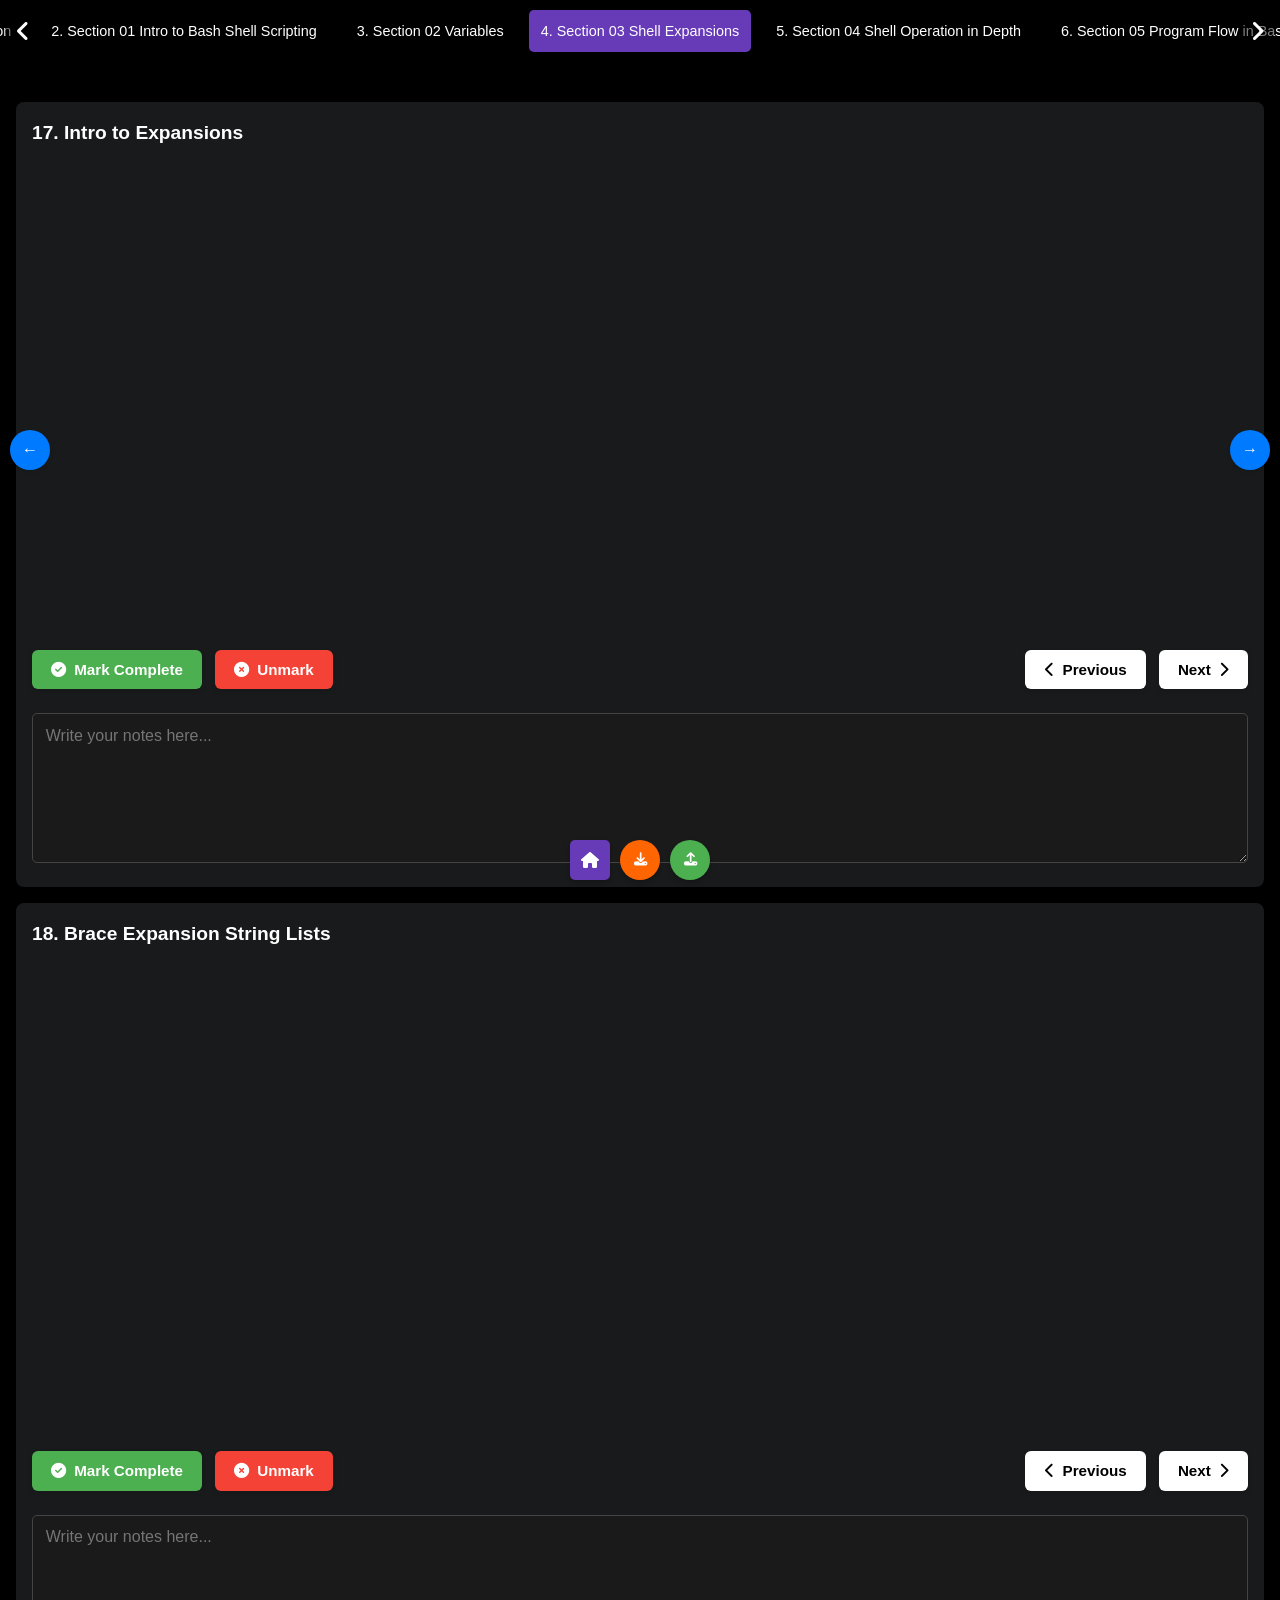
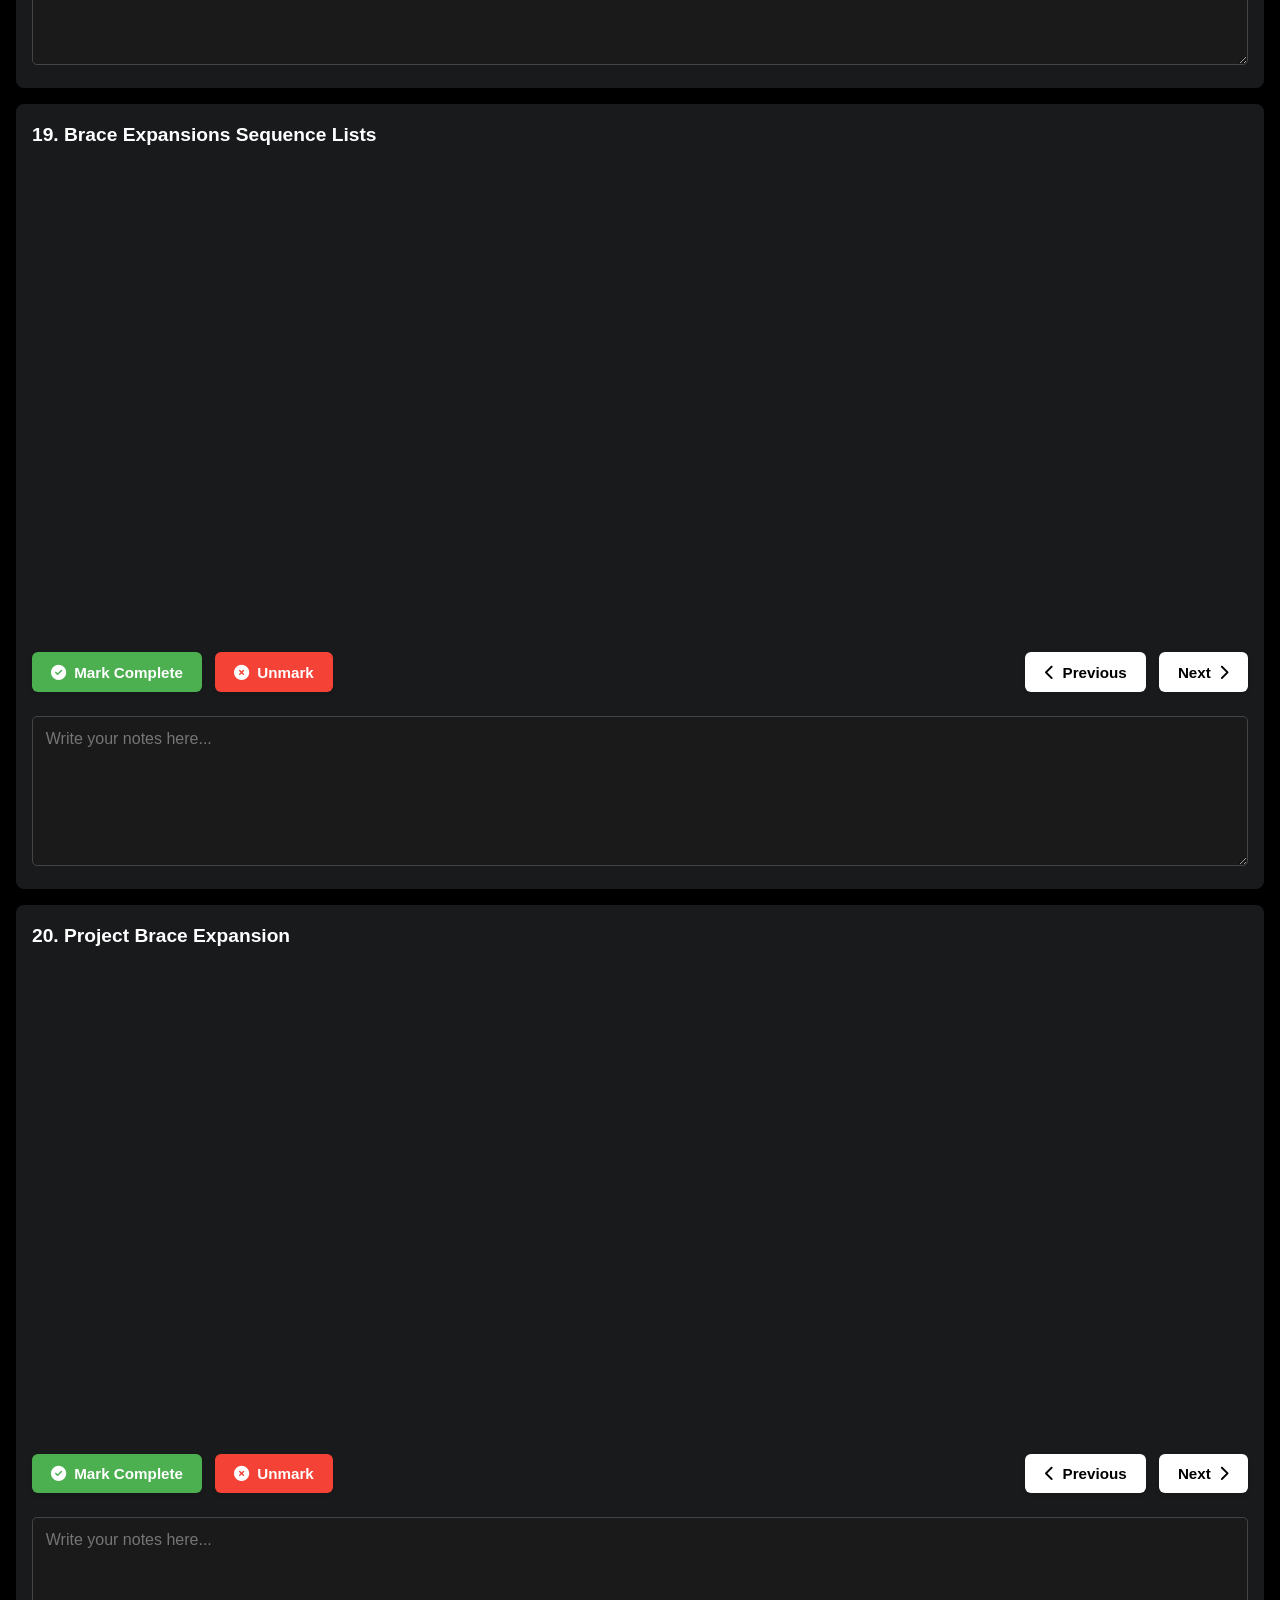
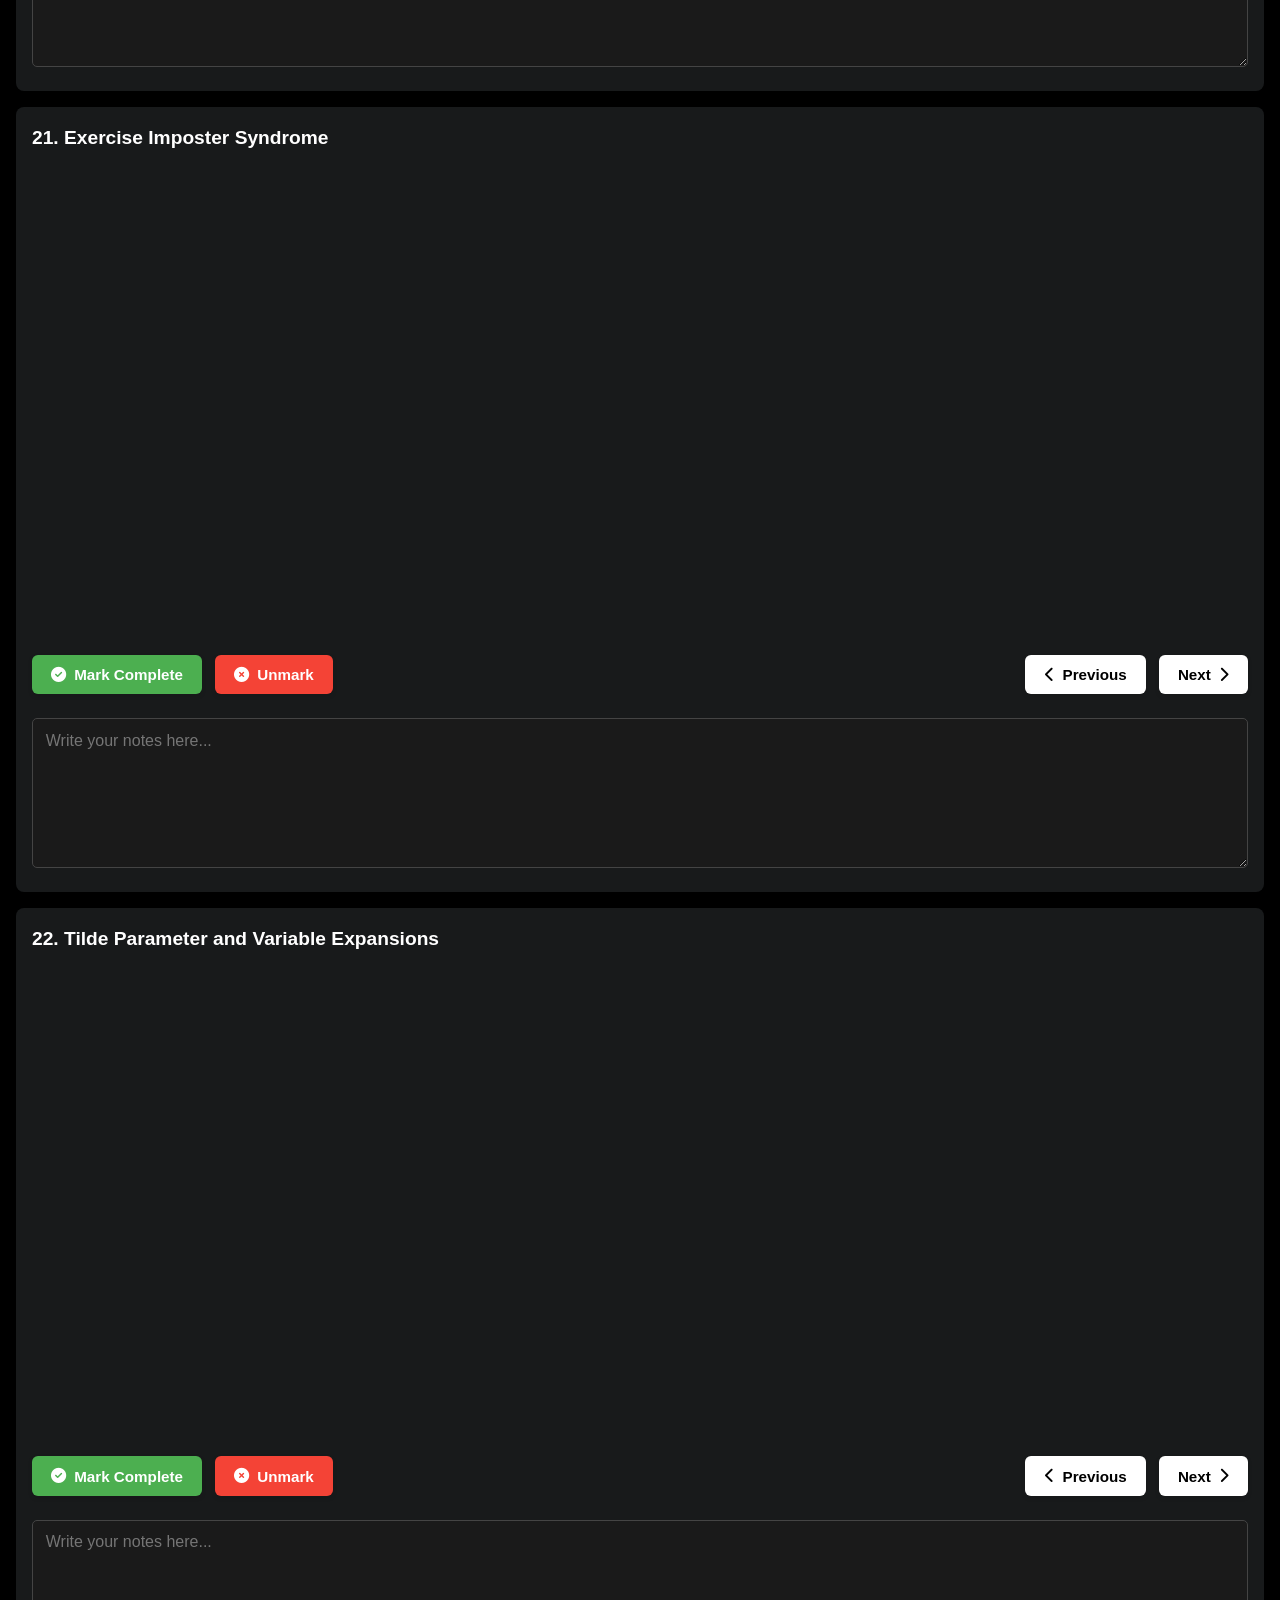
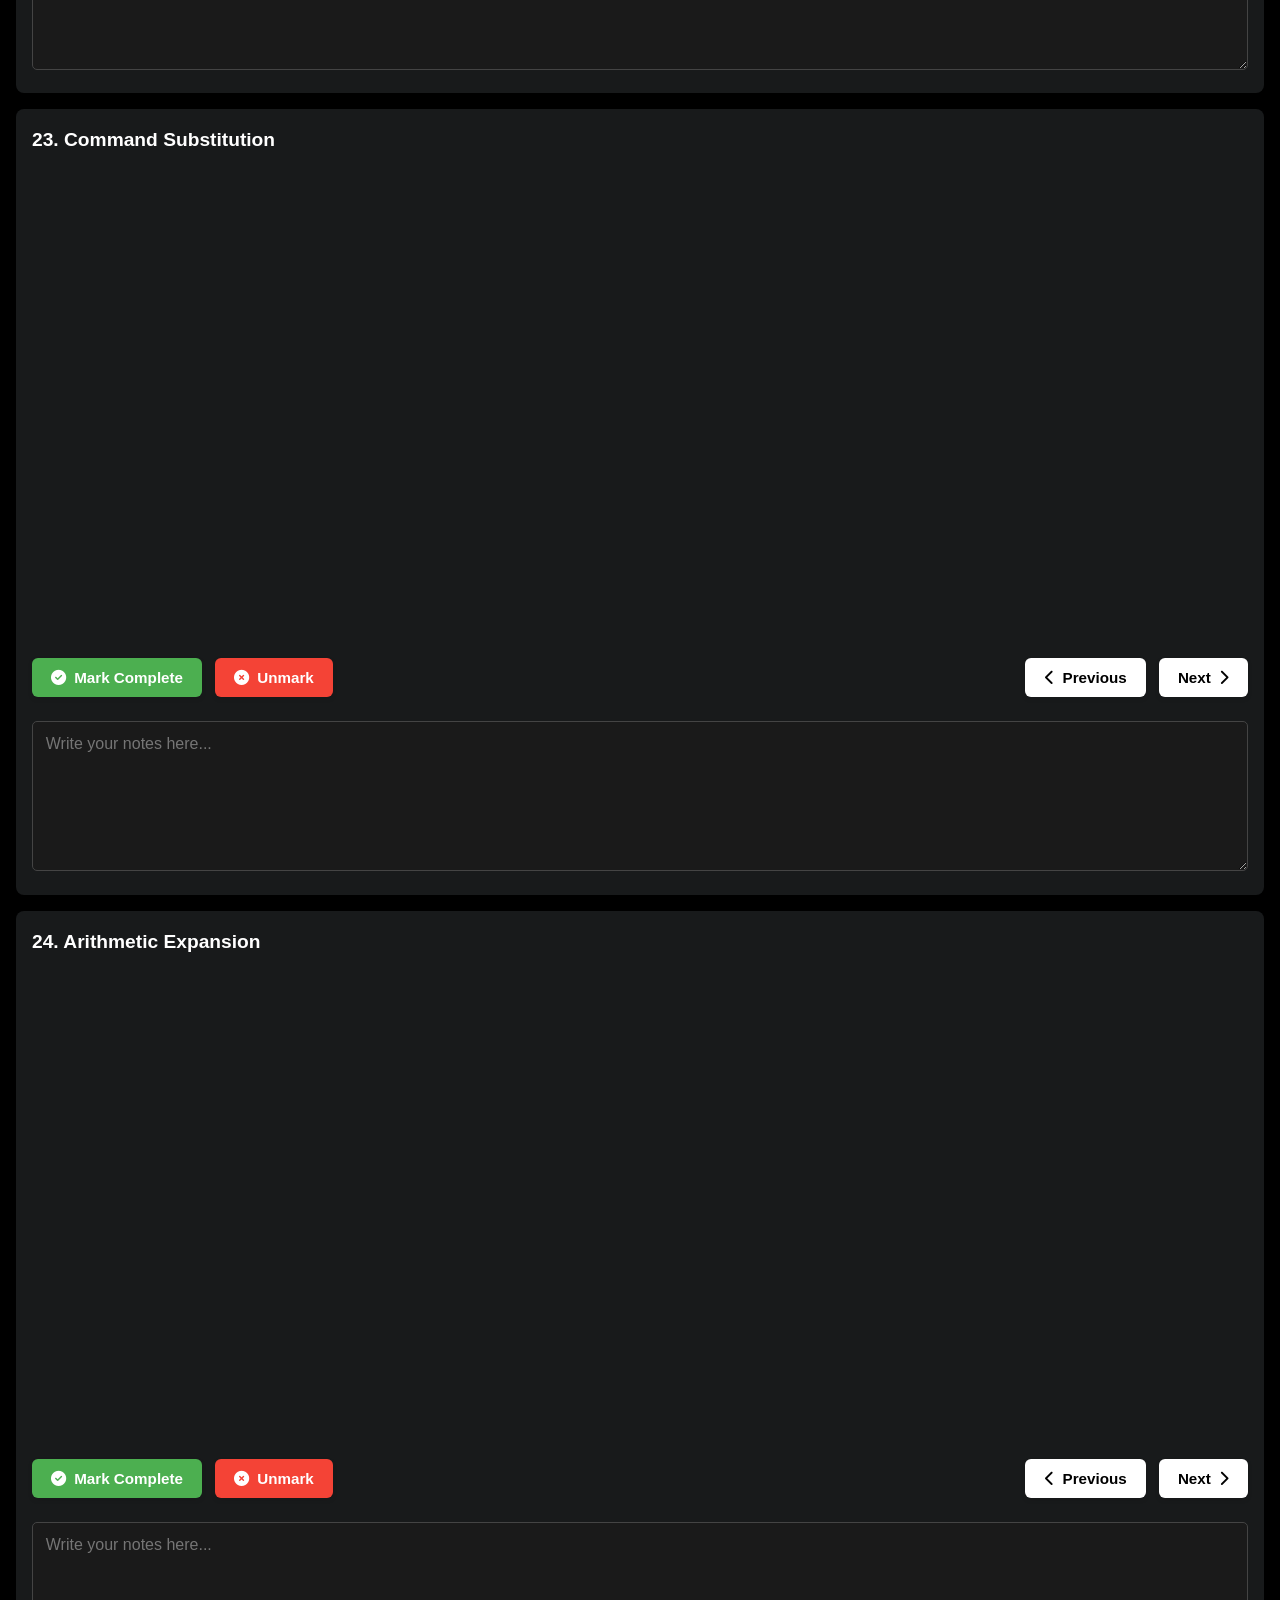
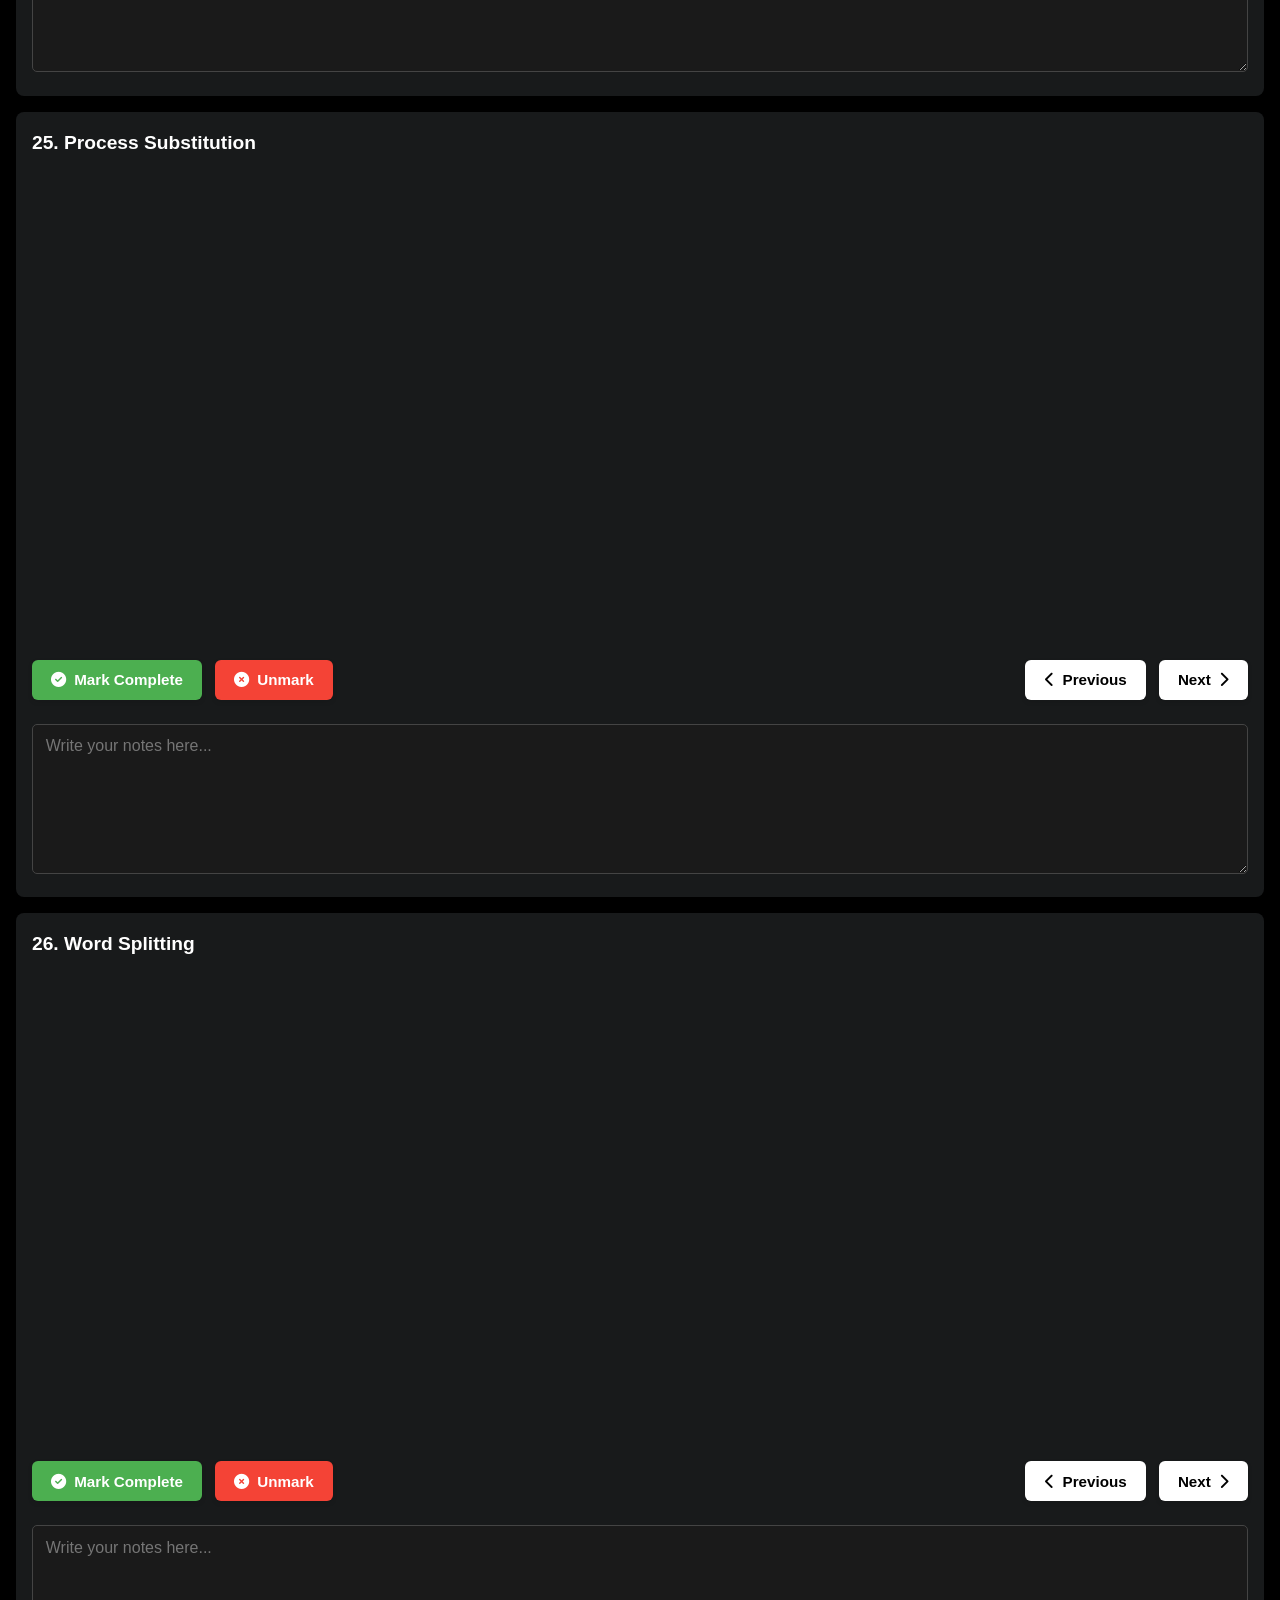
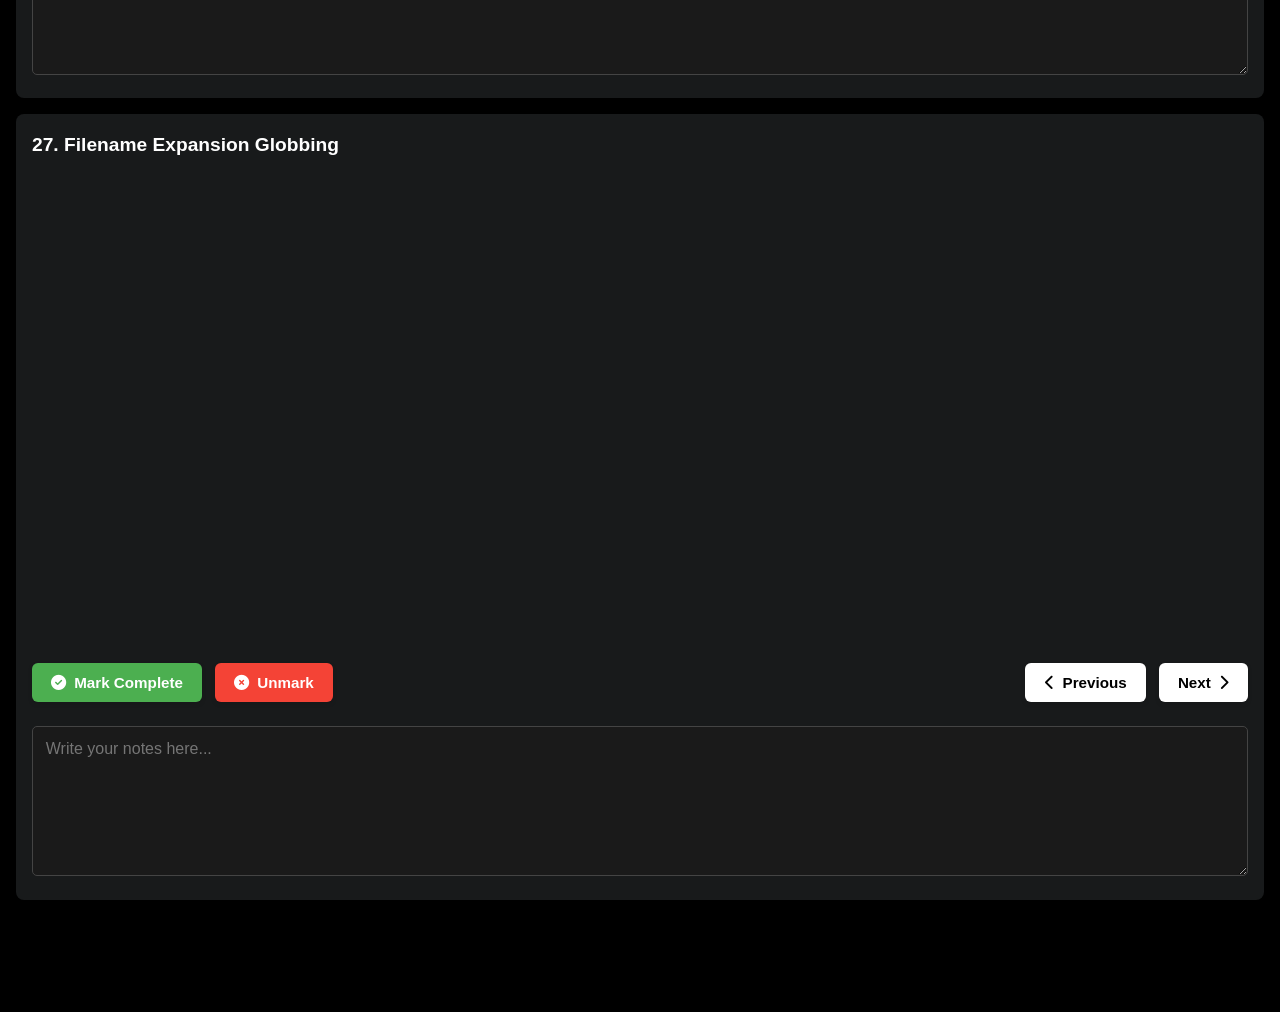
<file: s4.html>
<!DOCTYPE html>

<html lang="en">
<head>
<meta charset="utf-8"/>
<meta content="width=device-width, initial-scale=1.0" name="viewport"/>
<title>Bash Scripting Learn Shell Scripting Zero to Mastery</title>
<link href="styles.css" rel="stylesheet"/>
<link href="https://cdnjs.cloudflare.com/ajax/libs/font-awesome/6.3.0/css/all.min.css" rel="stylesheet"/>
<style>
            .video-container {
                width: 100%;
                max-width: 800px;
                margin: 20px auto;
            }
            .drive-iframe {
                width: 100%;
                height: 100%;
                border: none;
            }
        </style>
</head>
<body>
<header>
<nav class="wrapper">
<i class="fa-solid fa-angle-left arrow" id="left"></i>
<ul class="carousel">
<!-- Navigation items will be inserted here -->
<li class="card"><a href="index.html">1. Introduction</a></li>
<li class="card"><a href="s2.html">2. Section 01 Intro to Bash Shell Scripting</a></li>
<li class="card"><a href="s3.html">3. Section 02 Variables</a></li>
<li class="card" id="actuel"><a href="s4.html">4. Section 03 Shell Expansions</a></li>
<li class="card"><a href="s5.html">5. Section 04 Shell Operation in Depth</a></li>
<li class="card"><a href="s6.html">6. Section 05 Program Flow in Bash</a></li>
<li class="card"><a href="s7.html">7. Section 06 Loops in Bash</a></li>
<li class="card"><a href="s8.html">8. Section 07 Functions in Bash</a></li>
<li class="card"><a href="s9.html">10. Appendix Linux Installation Guide</a></li>
<li class="card"><a href="s10.html">11. Appendix Using the VIM Editor</a></li>
<li class="card"><a href="s11.html">12. Appendix Cron Anacron and Automation</a></li>
<li class="card"><a href="s12.html">13. Appendix Netfilter and Iptables Firewall</a></li></ul>
<i class="fa-solid fa-angle-right arrow" id="right"></i>
</nav>
</header>
<!-- Navigation buttons -->
<button class="arrow-button" id="left-arrow" onclick="navigate('s3.html')">←</button>
<button class="arrow-button" id="right-arrow" onclick="navigate('s5.html')">→</button>
<main>
<!-- Video sections will be inserted here -->

<section class="section" id="section17">
<h2 class="video-title">17. Intro to Expansions</h2>
<div class="video-container">
<iframe allow="autoplay" allowfullscreen="" class="drive-iframe" src="https://drive.google.com/file/d/1iQe3ewpzLiIVQSpfu6F5FnI7tP1iwqye/preview">
</iframe>
</div>
<div class="progress-navigate-container">
<div class="progress">
<button class="complete-btn">
<i class="fas fa-check-circle"></i> Mark Complete
                        </button>
<button class="unmark-btn">
<i class="fas fa-times-circle"></i> Unmark
                        </button>
</div>
<div class="navigate">
<button class="nav-btn prev-btn" onclick="navigateToSection('prev', 0)">
<i class="fas fa-chevron-left"></i> Previous
                        </button>
<button class="nav-btn next-btn" onclick="navigateToSection('next', 0)">
                            Next <i class="fas fa-chevron-right"></i>
</button>
</div>
</div>
<textarea class="notes-input" id="notes17" placeholder="Write your notes here..."></textarea>
</section>
<section class="section" id="section18">
<h2 class="video-title">18. Brace Expansion String Lists</h2>
<div class="video-container">
<iframe allow="autoplay" allowfullscreen="" class="drive-iframe" src="https://drive.google.com/file/d/1iPl18Kut8iKgsCOGOB3NxXUEEAxA7jH5/preview">
</iframe>
</div>
<div class="progress-navigate-container">
<div class="progress">
<button class="complete-btn">
<i class="fas fa-check-circle"></i> Mark Complete
                        </button>
<button class="unmark-btn">
<i class="fas fa-times-circle"></i> Unmark
                        </button>
</div>
<div class="navigate">
<button class="nav-btn prev-btn" onclick="navigateToSection('prev', 1)">
<i class="fas fa-chevron-left"></i> Previous
                        </button>
<button class="nav-btn next-btn" onclick="navigateToSection('next', 1)">
                            Next <i class="fas fa-chevron-right"></i>
</button>
</div>
</div>
<textarea class="notes-input" id="notes18" placeholder="Write your notes here..."></textarea>
</section>
<section class="section" id="section19">
<h2 class="video-title">19. Brace Expansions Sequence Lists</h2>
<div class="video-container">
<iframe allow="autoplay" allowfullscreen="" class="drive-iframe" src="https://drive.google.com/file/d/1iTbEb5BowIBS2VIPU-3kjnKRYN6HTgis/preview">
</iframe>
</div>
<div class="progress-navigate-container">
<div class="progress">
<button class="complete-btn">
<i class="fas fa-check-circle"></i> Mark Complete
                        </button>
<button class="unmark-btn">
<i class="fas fa-times-circle"></i> Unmark
                        </button>
</div>
<div class="navigate">
<button class="nav-btn prev-btn" onclick="navigateToSection('prev', 2)">
<i class="fas fa-chevron-left"></i> Previous
                        </button>
<button class="nav-btn next-btn" onclick="navigateToSection('next', 2)">
                            Next <i class="fas fa-chevron-right"></i>
</button>
</div>
</div>
<textarea class="notes-input" id="notes19" placeholder="Write your notes here..."></textarea>
</section>
<section class="section" id="section20">
<h2 class="video-title">20. Project Brace Expansion</h2>
<div class="video-container">
<iframe allow="autoplay" allowfullscreen="" class="drive-iframe" src="https://drive.google.com/file/d/1iUzQYEuwchknCHUNZUe34y7LHujAR075/preview">
</iframe>
</div>
<div class="progress-navigate-container">
<div class="progress">
<button class="complete-btn">
<i class="fas fa-check-circle"></i> Mark Complete
                        </button>
<button class="unmark-btn">
<i class="fas fa-times-circle"></i> Unmark
                        </button>
</div>
<div class="navigate">
<button class="nav-btn prev-btn" onclick="navigateToSection('prev', 3)">
<i class="fas fa-chevron-left"></i> Previous
                        </button>
<button class="nav-btn next-btn" onclick="navigateToSection('next', 3)">
                            Next <i class="fas fa-chevron-right"></i>
</button>
</div>
</div>
<textarea class="notes-input" id="notes20" placeholder="Write your notes here..."></textarea>
</section>
<section class="section" id="section21">
<h2 class="video-title">21. Exercise Imposter Syndrome</h2>
<div class="video-container">
<iframe allow="autoplay" allowfullscreen="" class="drive-iframe" src="https://drive.google.com/file/d/1iaO_INTIYgNv94z6b03EkbzFMAuZBJhM/preview">
</iframe>
</div>
<div class="progress-navigate-container">
<div class="progress">
<button class="complete-btn">
<i class="fas fa-check-circle"></i> Mark Complete
                        </button>
<button class="unmark-btn">
<i class="fas fa-times-circle"></i> Unmark
                        </button>
</div>
<div class="navigate">
<button class="nav-btn prev-btn" onclick="navigateToSection('prev', 4)">
<i class="fas fa-chevron-left"></i> Previous
                        </button>
<button class="nav-btn next-btn" onclick="navigateToSection('next', 4)">
                            Next <i class="fas fa-chevron-right"></i>
</button>
</div>
</div>
<textarea class="notes-input" id="notes21" placeholder="Write your notes here..."></textarea>
</section>
<section class="section" id="section22">
<h2 class="video-title">22. Tilde Parameter and Variable Expansions</h2>
<div class="video-container">
<iframe allow="autoplay" allowfullscreen="" class="drive-iframe" src="https://drive.google.com/file/d/1iaWqjcfaGpDxwLEETHfwiRgZphHmcHoC/preview">
</iframe>
</div>
<div class="progress-navigate-container">
<div class="progress">
<button class="complete-btn">
<i class="fas fa-check-circle"></i> Mark Complete
                        </button>
<button class="unmark-btn">
<i class="fas fa-times-circle"></i> Unmark
                        </button>
</div>
<div class="navigate">
<button class="nav-btn prev-btn" onclick="navigateToSection('prev', 5)">
<i class="fas fa-chevron-left"></i> Previous
                        </button>
<button class="nav-btn next-btn" onclick="navigateToSection('next', 5)">
                            Next <i class="fas fa-chevron-right"></i>
</button>
</div>
</div>
<textarea class="notes-input" id="notes22" placeholder="Write your notes here..."></textarea>
</section>
<section class="section" id="section23">
<h2 class="video-title">23. Command Substitution</h2>
<div class="video-container">
<iframe allow="autoplay" allowfullscreen="" class="drive-iframe" src="https://drive.google.com/file/d/1imixtZvAx2emeQ164yNBoFbEAbHqkowO/preview">
</iframe>
</div>
<div class="progress-navigate-container">
<div class="progress">
<button class="complete-btn">
<i class="fas fa-check-circle"></i> Mark Complete
                        </button>
<button class="unmark-btn">
<i class="fas fa-times-circle"></i> Unmark
                        </button>
</div>
<div class="navigate">
<button class="nav-btn prev-btn" onclick="navigateToSection('prev', 6)">
<i class="fas fa-chevron-left"></i> Previous
                        </button>
<button class="nav-btn next-btn" onclick="navigateToSection('next', 6)">
                            Next <i class="fas fa-chevron-right"></i>
</button>
</div>
</div>
<textarea class="notes-input" id="notes23" placeholder="Write your notes here..."></textarea>
</section>
<section class="section" id="section24">
<h2 class="video-title">24. Arithmetic Expansion</h2>
<div class="video-container">
<iframe allow="autoplay" allowfullscreen="" class="drive-iframe" src="https://drive.google.com/file/d/1ioMzx6Z-N0vYR5f2R6Lb1aRD3paHrsF3/preview">
</iframe>
</div>
<div class="progress-navigate-container">
<div class="progress">
<button class="complete-btn">
<i class="fas fa-check-circle"></i> Mark Complete
                        </button>
<button class="unmark-btn">
<i class="fas fa-times-circle"></i> Unmark
                        </button>
</div>
<div class="navigate">
<button class="nav-btn prev-btn" onclick="navigateToSection('prev', 7)">
<i class="fas fa-chevron-left"></i> Previous
                        </button>
<button class="nav-btn next-btn" onclick="navigateToSection('next', 7)">
                            Next <i class="fas fa-chevron-right"></i>
</button>
</div>
</div>
<textarea class="notes-input" id="notes24" placeholder="Write your notes here..."></textarea>
</section>
<section class="section" id="section25">
<h2 class="video-title">25. Process Substitution</h2>
<div class="video-container">
<iframe allow="autoplay" allowfullscreen="" class="drive-iframe" src="https://drive.google.com/file/d/1ipoUTv7txQwZkEWV6dwXMHdXRSo2h6Ew/preview">
</iframe>
</div>
<div class="progress-navigate-container">
<div class="progress">
<button class="complete-btn">
<i class="fas fa-check-circle"></i> Mark Complete
                        </button>
<button class="unmark-btn">
<i class="fas fa-times-circle"></i> Unmark
                        </button>
</div>
<div class="navigate">
<button class="nav-btn prev-btn" onclick="navigateToSection('prev', 8)">
<i class="fas fa-chevron-left"></i> Previous
                        </button>
<button class="nav-btn next-btn" onclick="navigateToSection('next', 8)">
                            Next <i class="fas fa-chevron-right"></i>
</button>
</div>
</div>
<textarea class="notes-input" id="notes25" placeholder="Write your notes here..."></textarea>
</section>
<section class="section" id="section26">
<h2 class="video-title">26. Word Splitting</h2>
<div class="video-container">
<iframe allow="autoplay" allowfullscreen="" class="drive-iframe" src="https://drive.google.com/file/d/1isRwvgVr4aF5-RcRAhRzO4MD4y8c2BRM/preview">
</iframe>
</div>
<div class="progress-navigate-container">
<div class="progress">
<button class="complete-btn">
<i class="fas fa-check-circle"></i> Mark Complete
                        </button>
<button class="unmark-btn">
<i class="fas fa-times-circle"></i> Unmark
                        </button>
</div>
<div class="navigate">
<button class="nav-btn prev-btn" onclick="navigateToSection('prev', 9)">
<i class="fas fa-chevron-left"></i> Previous
                        </button>
<button class="nav-btn next-btn" onclick="navigateToSection('next', 9)">
                            Next <i class="fas fa-chevron-right"></i>
</button>
</div>
</div>
<textarea class="notes-input" id="notes26" placeholder="Write your notes here..."></textarea>
</section>
<section class="section" id="section27">
<h2 class="video-title">27. Filename Expansion Globbing</h2>
<div class="video-container">
<iframe allow="autoplay" allowfullscreen="" class="drive-iframe" src="https://drive.google.com/file/d/1j5S7kGIwoxr9hf39y-tSUqp2zblp1wIS/preview">
</iframe>
</div>
<div class="progress-navigate-container">
<div class="progress">
<button class="complete-btn">
<i class="fas fa-check-circle"></i> Mark Complete
                        </button>
<button class="unmark-btn">
<i class="fas fa-times-circle"></i> Unmark
                        </button>
</div>
<div class="navigate">
<button class="nav-btn prev-btn" onclick="navigateToSection('prev', 10)">
<i class="fas fa-chevron-left"></i> Previous
                        </button>
<button class="nav-btn next-btn" onclick="navigateToSection('next', 10)">
                            Next <i class="fas fa-chevron-right"></i>
</button>
</div>
</div>
<textarea class="notes-input" id="notes27" placeholder="Write your notes here..."></textarea>
</section>
</main>
<!-- Footer elements -->
<div class="footer-buttons">
<a class="home-button" href="https://brahimsaa.github.io/all" id="homeButton">
<i class="fa-solid fa-home"></i>
</a>
<button id="exportButton">
<i class="fa-solid fa-download"></i>
</button>
<input accept=".json" id="importButton" type="file"/>
<button id="importDataButton">
<i class="fa-solid fa-upload"></i>
</button>
</div>
<script src="script.js"></script>
</body>
</html>
</file>
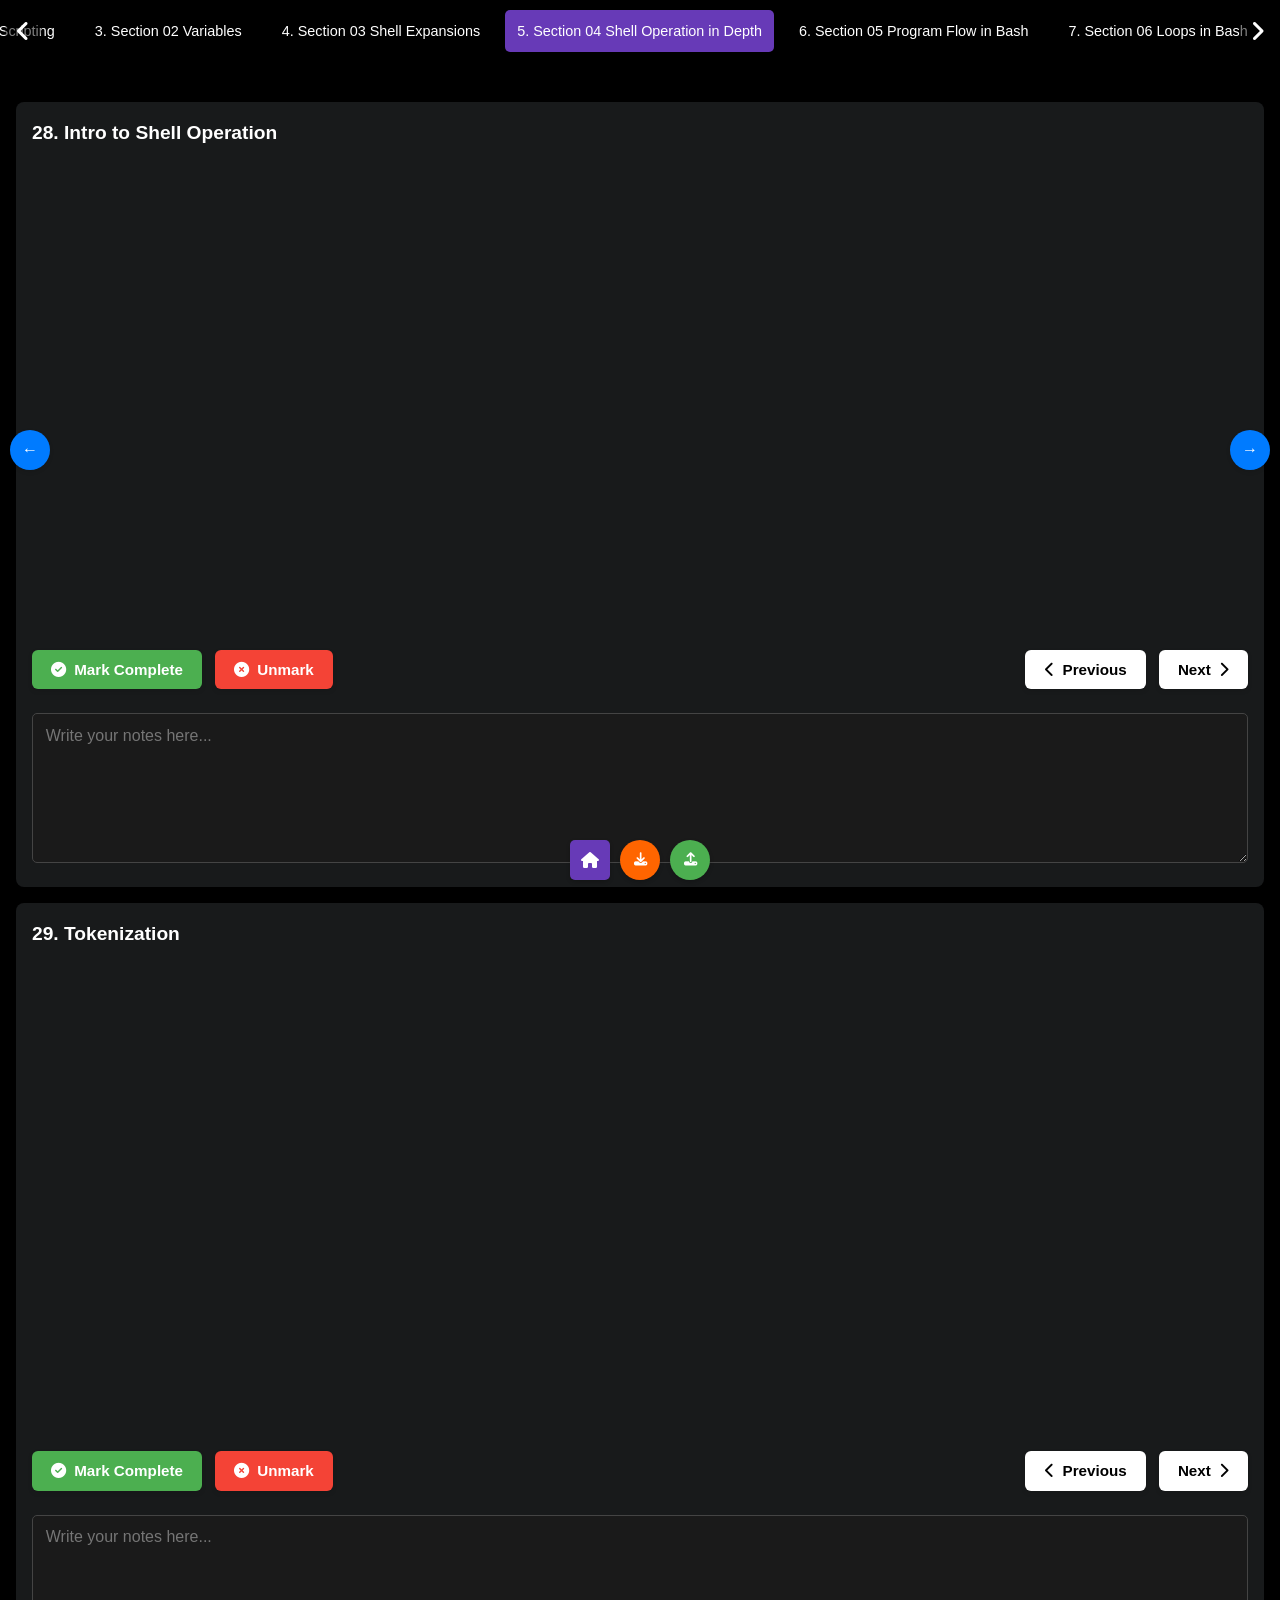
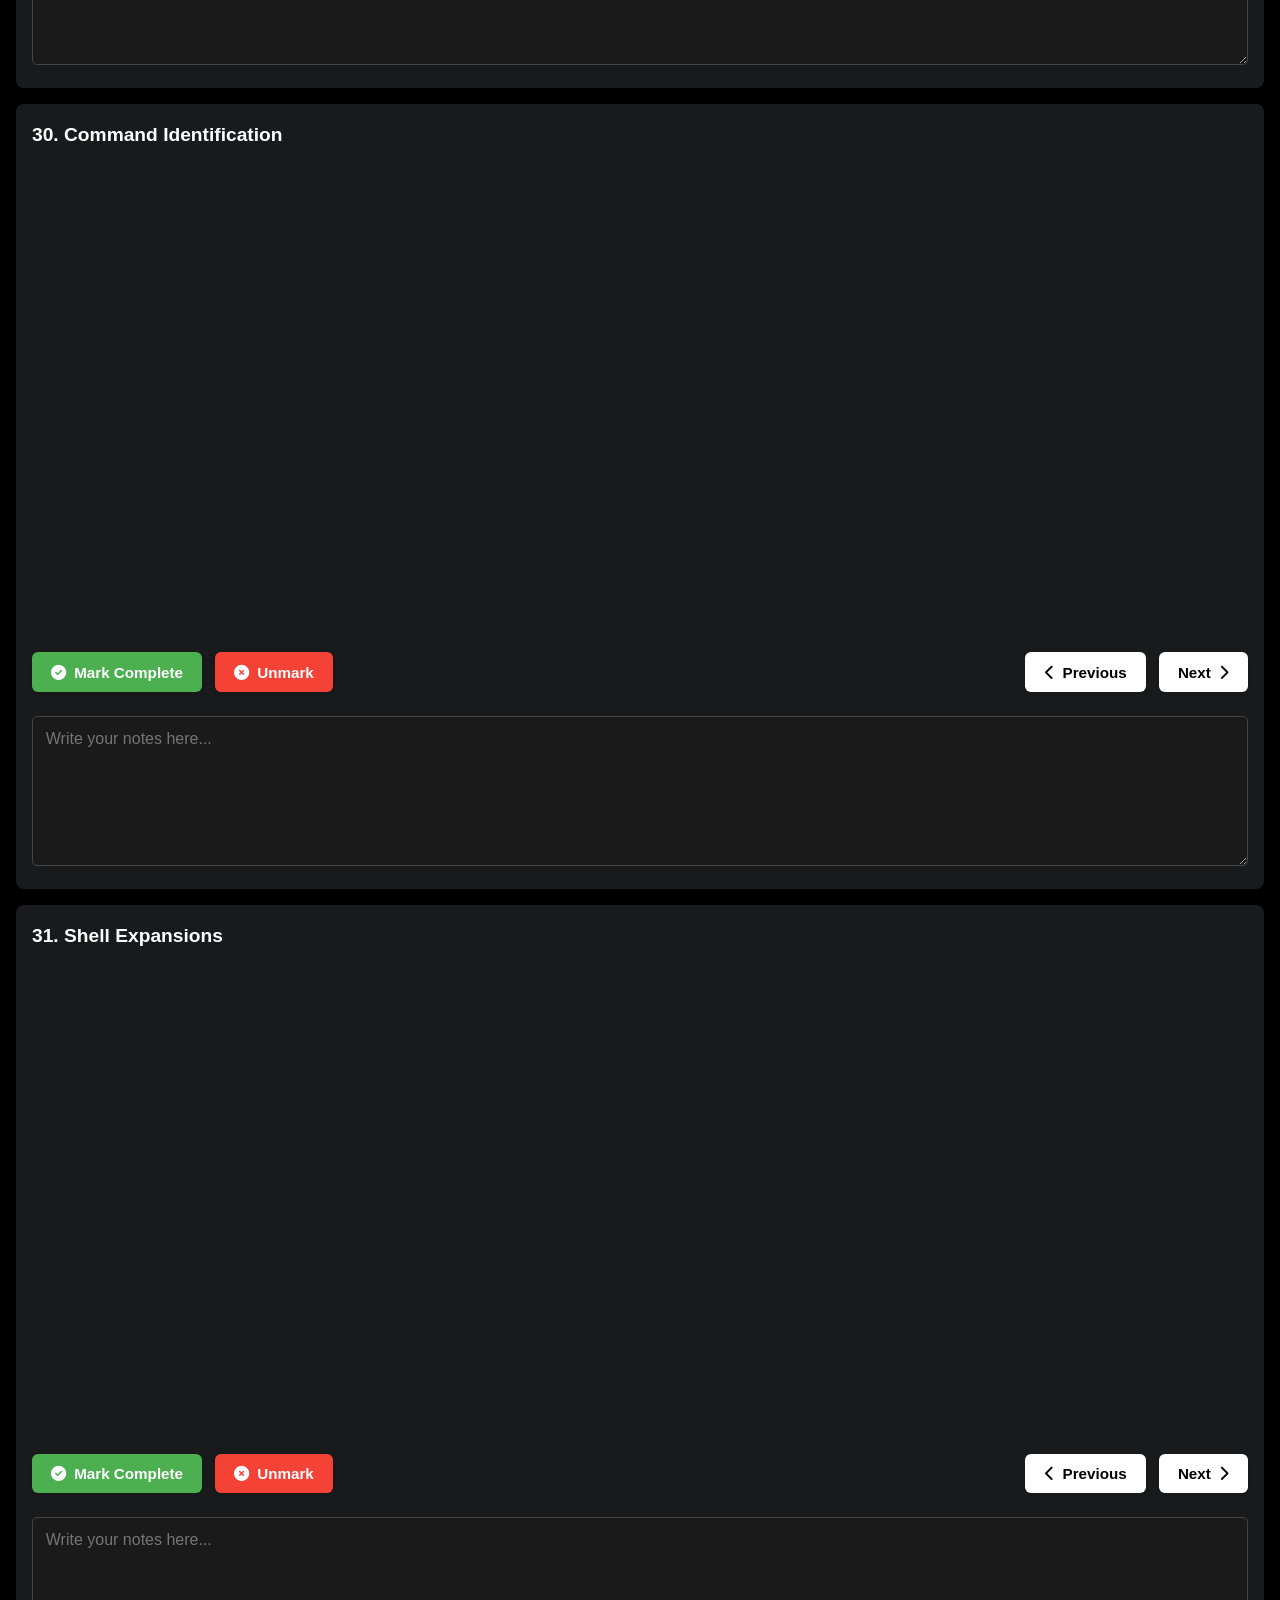
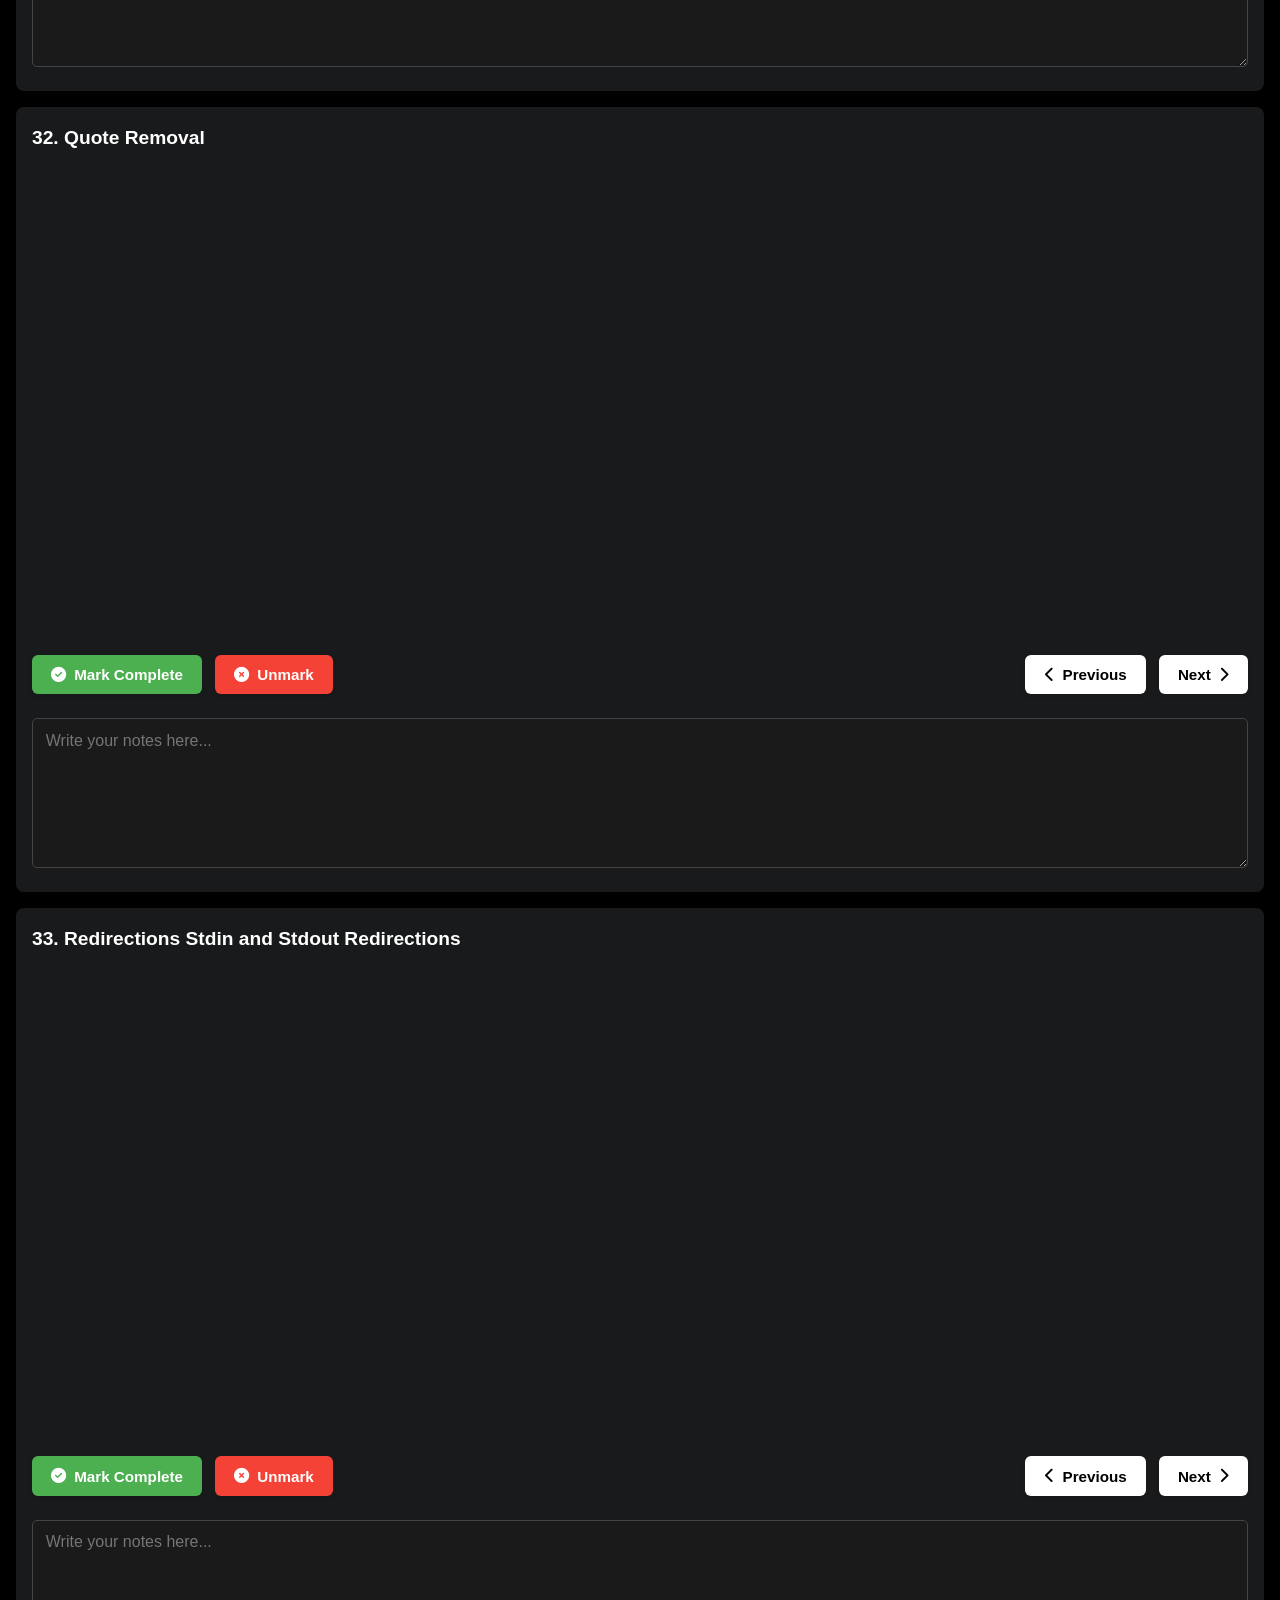
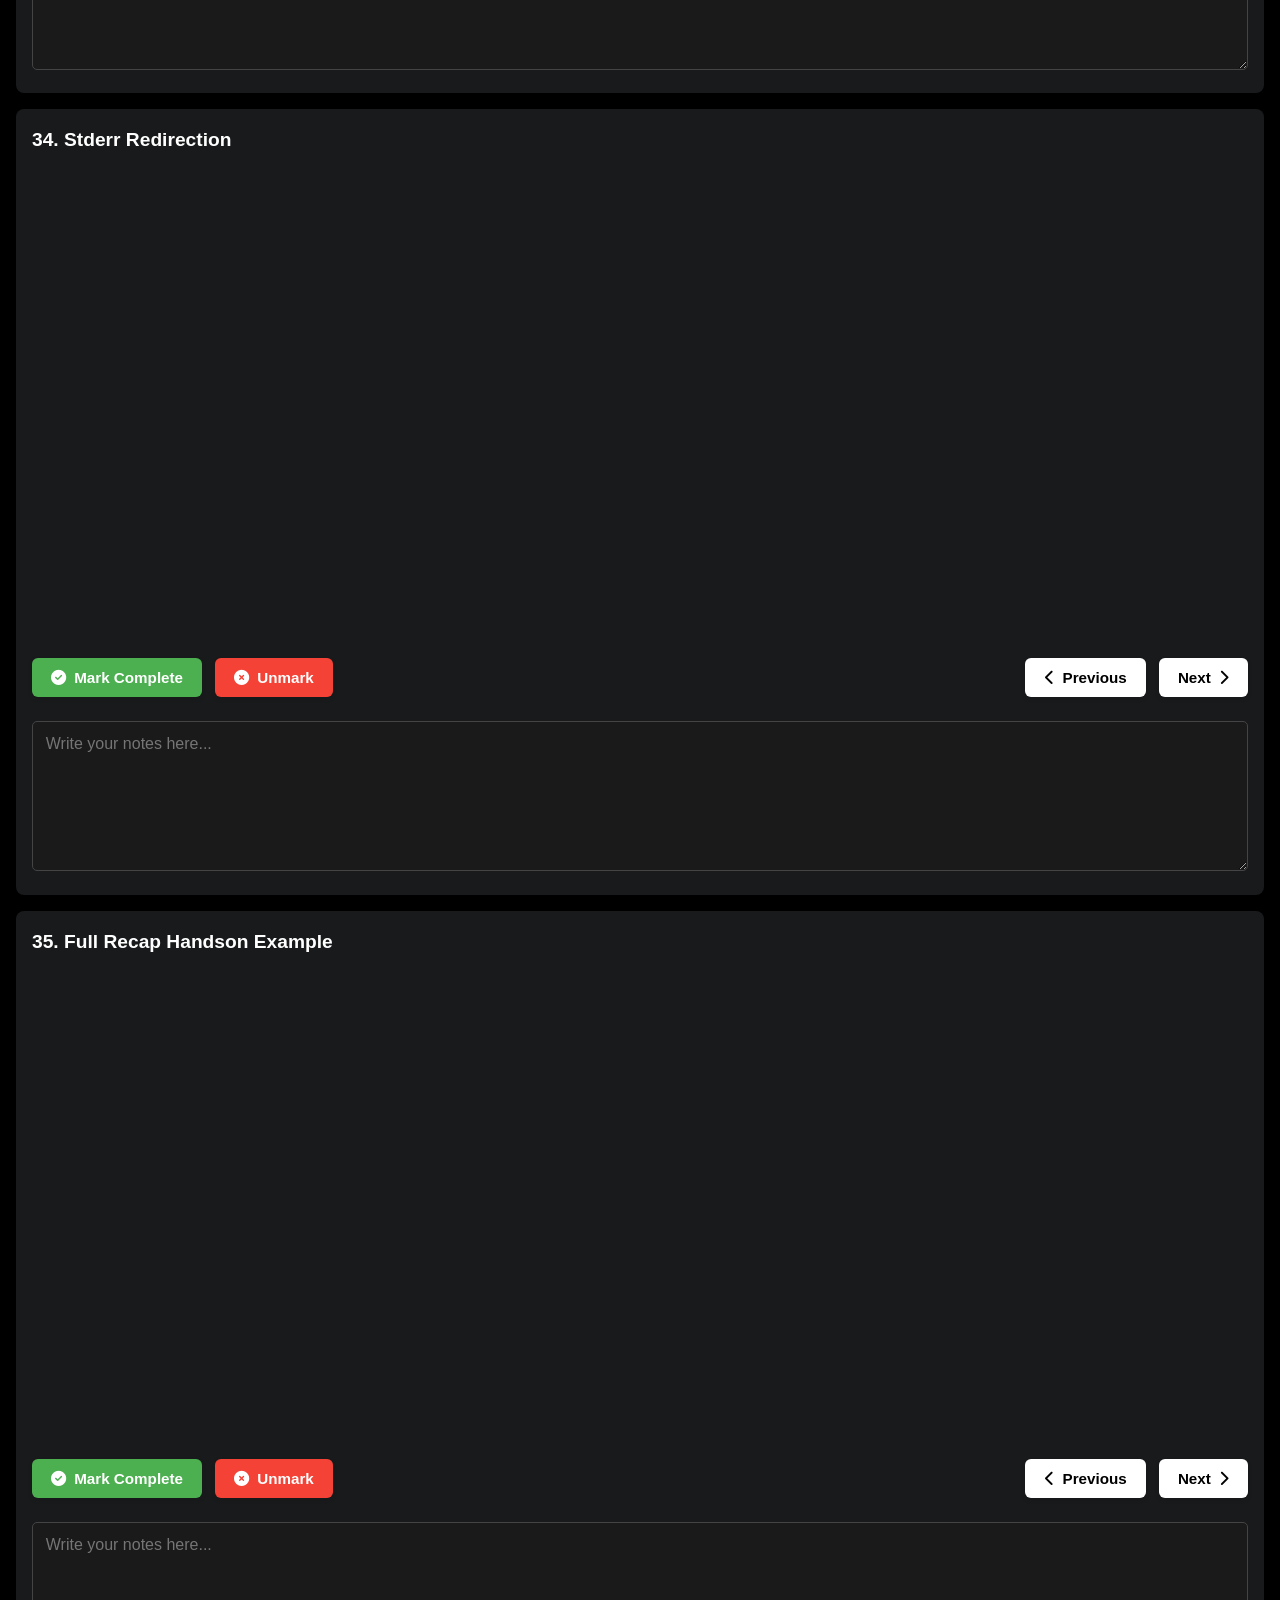
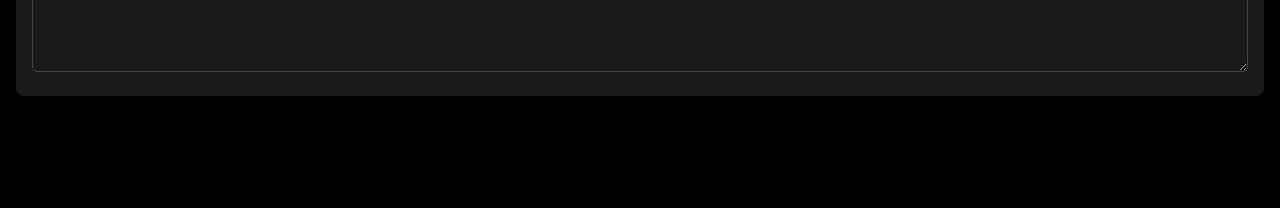
<file: s5.html>
<!DOCTYPE html>

<html lang="en">
<head>
<meta charset="utf-8"/>
<meta content="width=device-width, initial-scale=1.0" name="viewport"/>
<title>Bash Scripting Learn Shell Scripting Zero to Mastery</title>
<link href="styles.css" rel="stylesheet"/>
<link href="https://cdnjs.cloudflare.com/ajax/libs/font-awesome/6.3.0/css/all.min.css" rel="stylesheet"/>
<style>
            .video-container {
                width: 100%;
                max-width: 800px;
                margin: 20px auto;
            }
            .drive-iframe {
                width: 100%;
                height: 100%;
                border: none;
            }
        </style>
</head>
<body>
<header>
<nav class="wrapper">
<i class="fa-solid fa-angle-left arrow" id="left"></i>
<ul class="carousel">
<!-- Navigation items will be inserted here -->
<li class="card"><a href="index.html">1. Introduction</a></li>
<li class="card"><a href="s2.html">2. Section 01 Intro to Bash Shell Scripting</a></li>
<li class="card"><a href="s3.html">3. Section 02 Variables</a></li>
<li class="card"><a href="s4.html">4. Section 03 Shell Expansions</a></li>
<li class="card" id="actuel"><a href="s5.html">5. Section 04 Shell Operation in Depth</a></li>
<li class="card"><a href="s6.html">6. Section 05 Program Flow in Bash</a></li>
<li class="card"><a href="s7.html">7. Section 06 Loops in Bash</a></li>
<li class="card"><a href="s8.html">8. Section 07 Functions in Bash</a></li>
<li class="card"><a href="s9.html">10. Appendix Linux Installation Guide</a></li>
<li class="card"><a href="s10.html">11. Appendix Using the VIM Editor</a></li>
<li class="card"><a href="s11.html">12. Appendix Cron Anacron and Automation</a></li>
<li class="card"><a href="s12.html">13. Appendix Netfilter and Iptables Firewall</a></li></ul>
<i class="fa-solid fa-angle-right arrow" id="right"></i>
</nav>
</header>
<!-- Navigation buttons -->
<button class="arrow-button" id="left-arrow" onclick="navigate('s4.html')">←</button>
<button class="arrow-button" id="right-arrow" onclick="navigate('s6.html')">→</button>
<main>
<!-- Video sections will be inserted here -->

<section class="section" id="section28">
<h2 class="video-title">28. Intro to Shell Operation</h2>
<div class="video-container">
<iframe allow="autoplay" allowfullscreen="" class="drive-iframe" src="https://drive.google.com/file/d/1jBVYVmiDnVsC5LZg8jY0LyYKnS8pNAaP/preview">
</iframe>
</div>
<div class="progress-navigate-container">
<div class="progress">
<button class="complete-btn">
<i class="fas fa-check-circle"></i> Mark Complete
                        </button>
<button class="unmark-btn">
<i class="fas fa-times-circle"></i> Unmark
                        </button>
</div>
<div class="navigate">
<button class="nav-btn prev-btn" onclick="navigateToSection('prev', 0)">
<i class="fas fa-chevron-left"></i> Previous
                        </button>
<button class="nav-btn next-btn" onclick="navigateToSection('next', 0)">
                            Next <i class="fas fa-chevron-right"></i>
</button>
</div>
</div>
<textarea class="notes-input" id="notes28" placeholder="Write your notes here..."></textarea>
</section>
<section class="section" id="section29">
<h2 class="video-title">29. Tokenization</h2>
<div class="video-container">
<iframe allow="autoplay" allowfullscreen="" class="drive-iframe" src="https://drive.google.com/file/d/1j6mlDC07DfCoCjnk0vaxz8iwDBayCQy4/preview">
</iframe>
</div>
<div class="progress-navigate-container">
<div class="progress">
<button class="complete-btn">
<i class="fas fa-check-circle"></i> Mark Complete
                        </button>
<button class="unmark-btn">
<i class="fas fa-times-circle"></i> Unmark
                        </button>
</div>
<div class="navigate">
<button class="nav-btn prev-btn" onclick="navigateToSection('prev', 1)">
<i class="fas fa-chevron-left"></i> Previous
                        </button>
<button class="nav-btn next-btn" onclick="navigateToSection('next', 1)">
                            Next <i class="fas fa-chevron-right"></i>
</button>
</div>
</div>
<textarea class="notes-input" id="notes29" placeholder="Write your notes here..."></textarea>
</section>
<section class="section" id="section30">
<h2 class="video-title">30. Command Identification</h2>
<div class="video-container">
<iframe allow="autoplay" allowfullscreen="" class="drive-iframe" src="https://drive.google.com/file/d/1jGMcco1RZKvoJF08qAfCSZlSKEULo-U2/preview">
</iframe>
</div>
<div class="progress-navigate-container">
<div class="progress">
<button class="complete-btn">
<i class="fas fa-check-circle"></i> Mark Complete
                        </button>
<button class="unmark-btn">
<i class="fas fa-times-circle"></i> Unmark
                        </button>
</div>
<div class="navigate">
<button class="nav-btn prev-btn" onclick="navigateToSection('prev', 2)">
<i class="fas fa-chevron-left"></i> Previous
                        </button>
<button class="nav-btn next-btn" onclick="navigateToSection('next', 2)">
                            Next <i class="fas fa-chevron-right"></i>
</button>
</div>
</div>
<textarea class="notes-input" id="notes30" placeholder="Write your notes here..."></textarea>
</section>
<section class="section" id="section31">
<h2 class="video-title">31. Shell Expansions</h2>
<div class="video-container">
<iframe allow="autoplay" allowfullscreen="" class="drive-iframe" src="https://drive.google.com/file/d/1j5igV-4aHISu6aYVTQLFUl6DHat7CUIj/preview">
</iframe>
</div>
<div class="progress-navigate-container">
<div class="progress">
<button class="complete-btn">
<i class="fas fa-check-circle"></i> Mark Complete
                        </button>
<button class="unmark-btn">
<i class="fas fa-times-circle"></i> Unmark
                        </button>
</div>
<div class="navigate">
<button class="nav-btn prev-btn" onclick="navigateToSection('prev', 3)">
<i class="fas fa-chevron-left"></i> Previous
                        </button>
<button class="nav-btn next-btn" onclick="navigateToSection('next', 3)">
                            Next <i class="fas fa-chevron-right"></i>
</button>
</div>
</div>
<textarea class="notes-input" id="notes31" placeholder="Write your notes here..."></textarea>
</section>
<section class="section" id="section32">
<h2 class="video-title">32. Quote Removal</h2>
<div class="video-container">
<iframe allow="autoplay" allowfullscreen="" class="drive-iframe" src="https://drive.google.com/file/d/1jGZbzL3UYLBxRiXKat8KqJH-HRkZsdgw/preview">
</iframe>
</div>
<div class="progress-navigate-container">
<div class="progress">
<button class="complete-btn">
<i class="fas fa-check-circle"></i> Mark Complete
                        </button>
<button class="unmark-btn">
<i class="fas fa-times-circle"></i> Unmark
                        </button>
</div>
<div class="navigate">
<button class="nav-btn prev-btn" onclick="navigateToSection('prev', 4)">
<i class="fas fa-chevron-left"></i> Previous
                        </button>
<button class="nav-btn next-btn" onclick="navigateToSection('next', 4)">
                            Next <i class="fas fa-chevron-right"></i>
</button>
</div>
</div>
<textarea class="notes-input" id="notes32" placeholder="Write your notes here..."></textarea>
</section>
<section class="section" id="section33">
<h2 class="video-title">33. Redirections Stdin and Stdout Redirections</h2>
<div class="video-container">
<iframe allow="autoplay" allowfullscreen="" class="drive-iframe" src="https://drive.google.com/file/d/1jREVv54EjNRHU6CUTXg8WAR-viV0KfOG/preview">
</iframe>
</div>
<div class="progress-navigate-container">
<div class="progress">
<button class="complete-btn">
<i class="fas fa-check-circle"></i> Mark Complete
                        </button>
<button class="unmark-btn">
<i class="fas fa-times-circle"></i> Unmark
                        </button>
</div>
<div class="navigate">
<button class="nav-btn prev-btn" onclick="navigateToSection('prev', 5)">
<i class="fas fa-chevron-left"></i> Previous
                        </button>
<button class="nav-btn next-btn" onclick="navigateToSection('next', 5)">
                            Next <i class="fas fa-chevron-right"></i>
</button>
</div>
</div>
<textarea class="notes-input" id="notes33" placeholder="Write your notes here..."></textarea>
</section>
<section class="section" id="section34">
<h2 class="video-title">34. Stderr Redirection</h2>
<div class="video-container">
<iframe allow="autoplay" allowfullscreen="" class="drive-iframe" src="https://drive.google.com/file/d/1jS_J0Jot3n5f0xZjH8ehx5kRyZ-2dXpw/preview">
</iframe>
</div>
<div class="progress-navigate-container">
<div class="progress">
<button class="complete-btn">
<i class="fas fa-check-circle"></i> Mark Complete
                        </button>
<button class="unmark-btn">
<i class="fas fa-times-circle"></i> Unmark
                        </button>
</div>
<div class="navigate">
<button class="nav-btn prev-btn" onclick="navigateToSection('prev', 6)">
<i class="fas fa-chevron-left"></i> Previous
                        </button>
<button class="nav-btn next-btn" onclick="navigateToSection('next', 6)">
                            Next <i class="fas fa-chevron-right"></i>
</button>
</div>
</div>
<textarea class="notes-input" id="notes34" placeholder="Write your notes here..."></textarea>
</section>
<section class="section" id="section35">
<h2 class="video-title">35. Full Recap Handson Example</h2>
<div class="video-container">
<iframe allow="autoplay" allowfullscreen="" class="drive-iframe" src="https://drive.google.com/file/d/1jX7Jh_ysrBEuh0LfiUYuxro5aR4UDJJE/preview">
</iframe>
</div>
<div class="progress-navigate-container">
<div class="progress">
<button class="complete-btn">
<i class="fas fa-check-circle"></i> Mark Complete
                        </button>
<button class="unmark-btn">
<i class="fas fa-times-circle"></i> Unmark
                        </button>
</div>
<div class="navigate">
<button class="nav-btn prev-btn" onclick="navigateToSection('prev', 7)">
<i class="fas fa-chevron-left"></i> Previous
                        </button>
<button class="nav-btn next-btn" onclick="navigateToSection('next', 7)">
                            Next <i class="fas fa-chevron-right"></i>
</button>
</div>
</div>
<textarea class="notes-input" id="notes35" placeholder="Write your notes here..."></textarea>
</section>
</main>
<!-- Footer elements -->
<div class="footer-buttons">
<a class="home-button" href="https://brahimsaa.github.io/all" id="homeButton">
<i class="fa-solid fa-home"></i>
</a>
<button id="exportButton">
<i class="fa-solid fa-download"></i>
</button>
<input accept=".json" id="importButton" type="file"/>
<button id="importDataButton">
<i class="fa-solid fa-upload"></i>
</button>
</div>
<script src="script.js"></script>
</body>
</html>
</file>
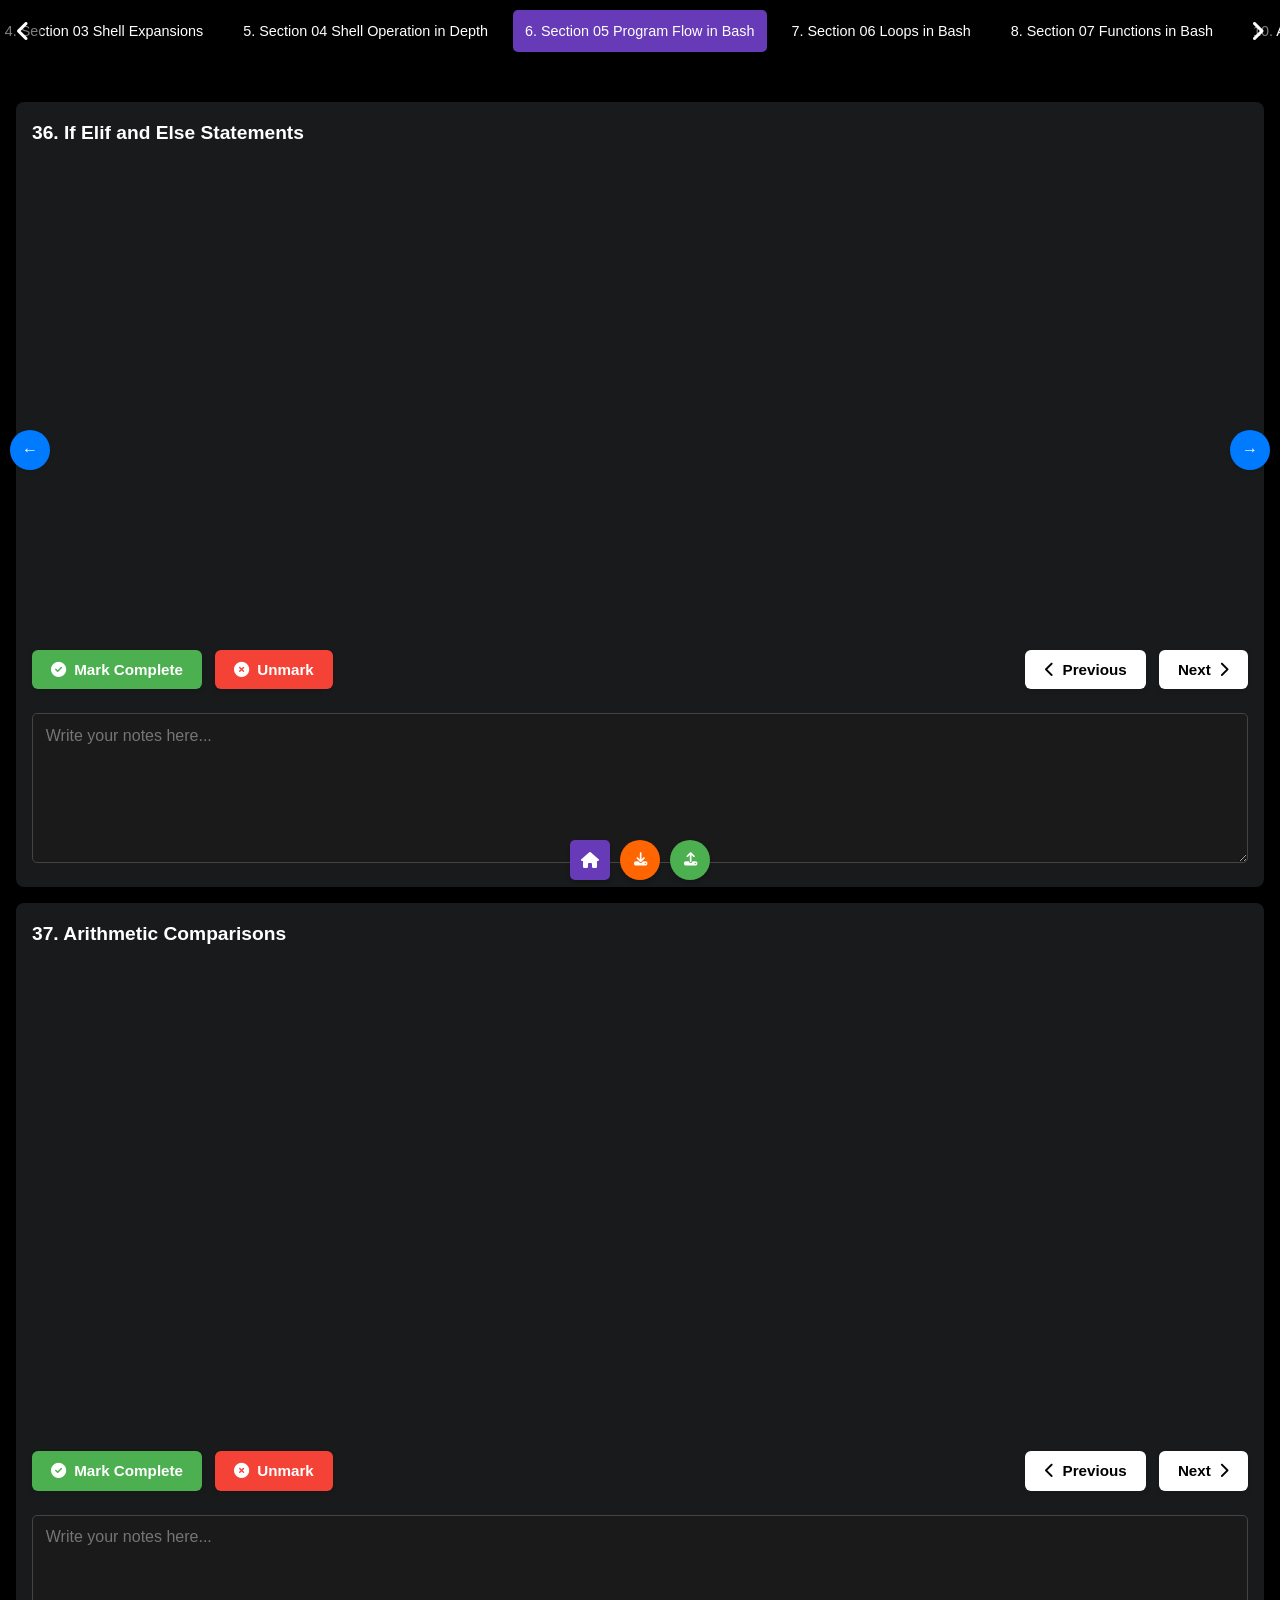
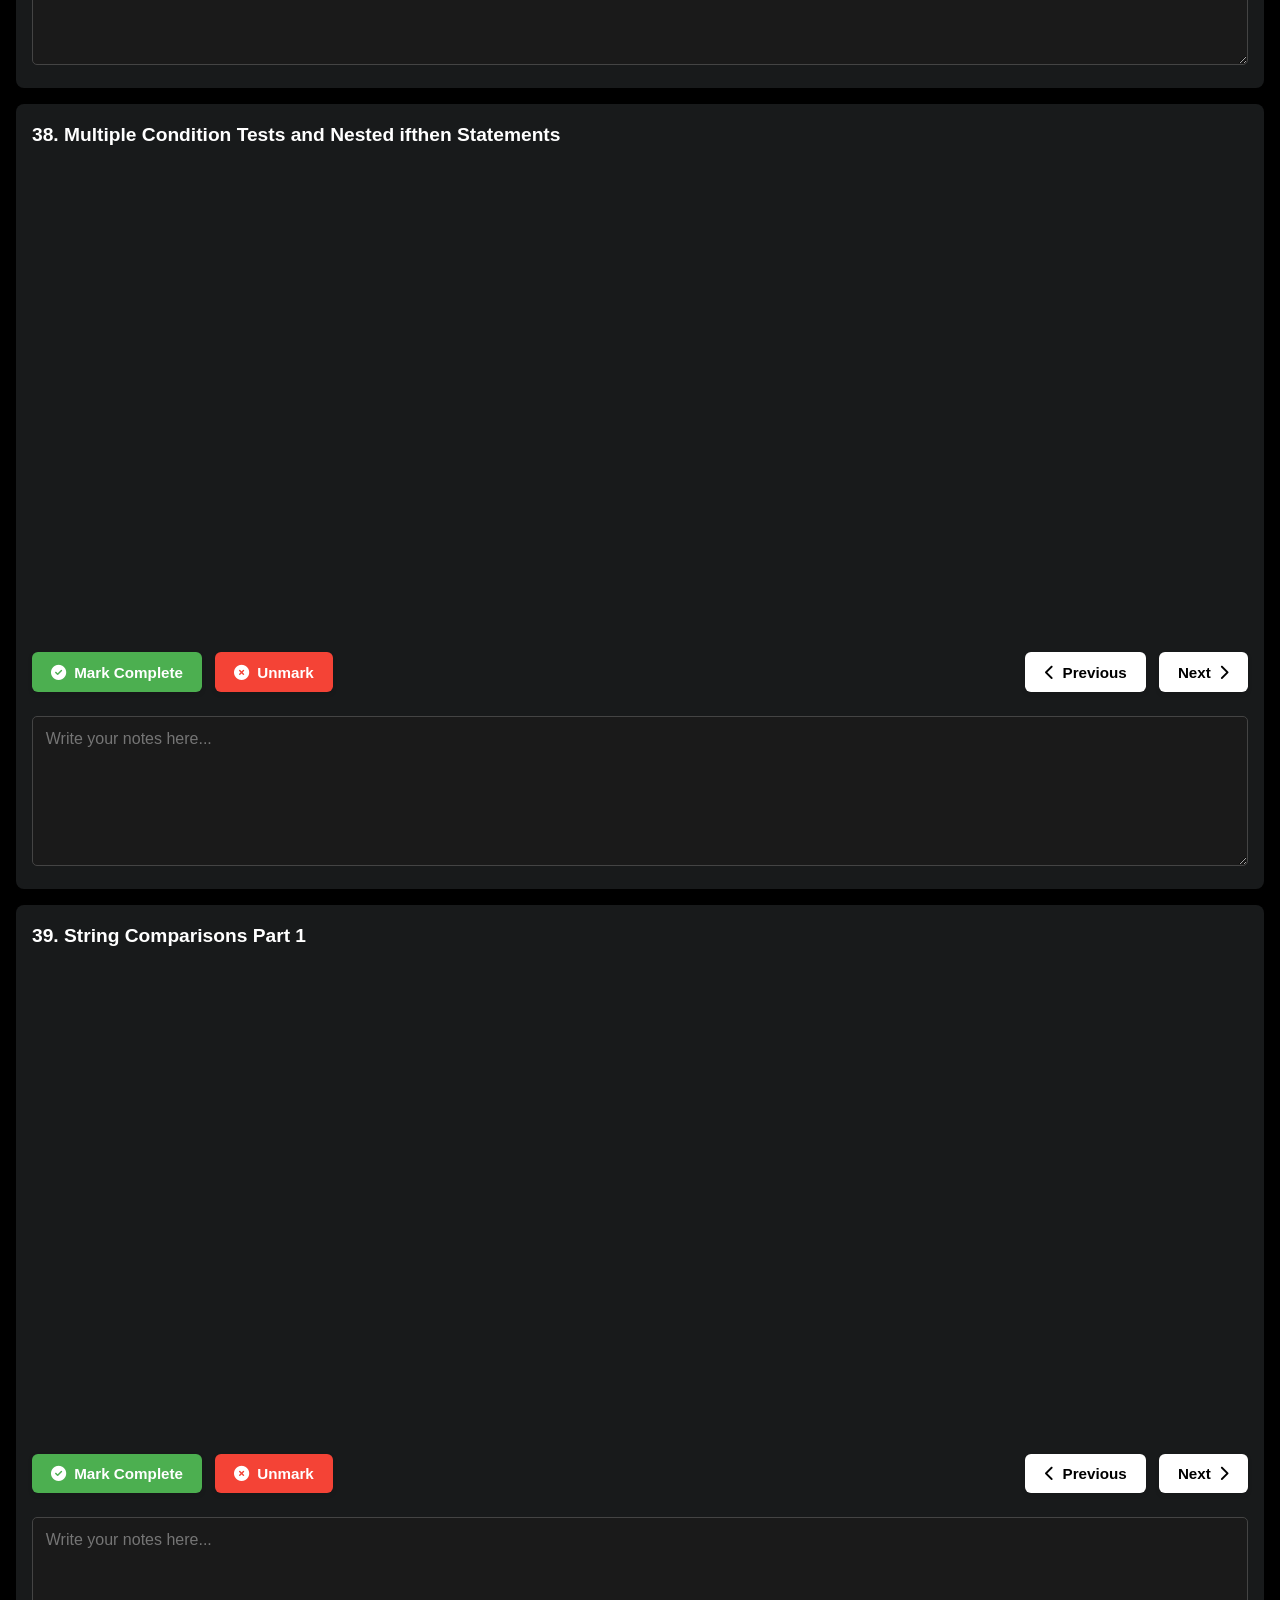
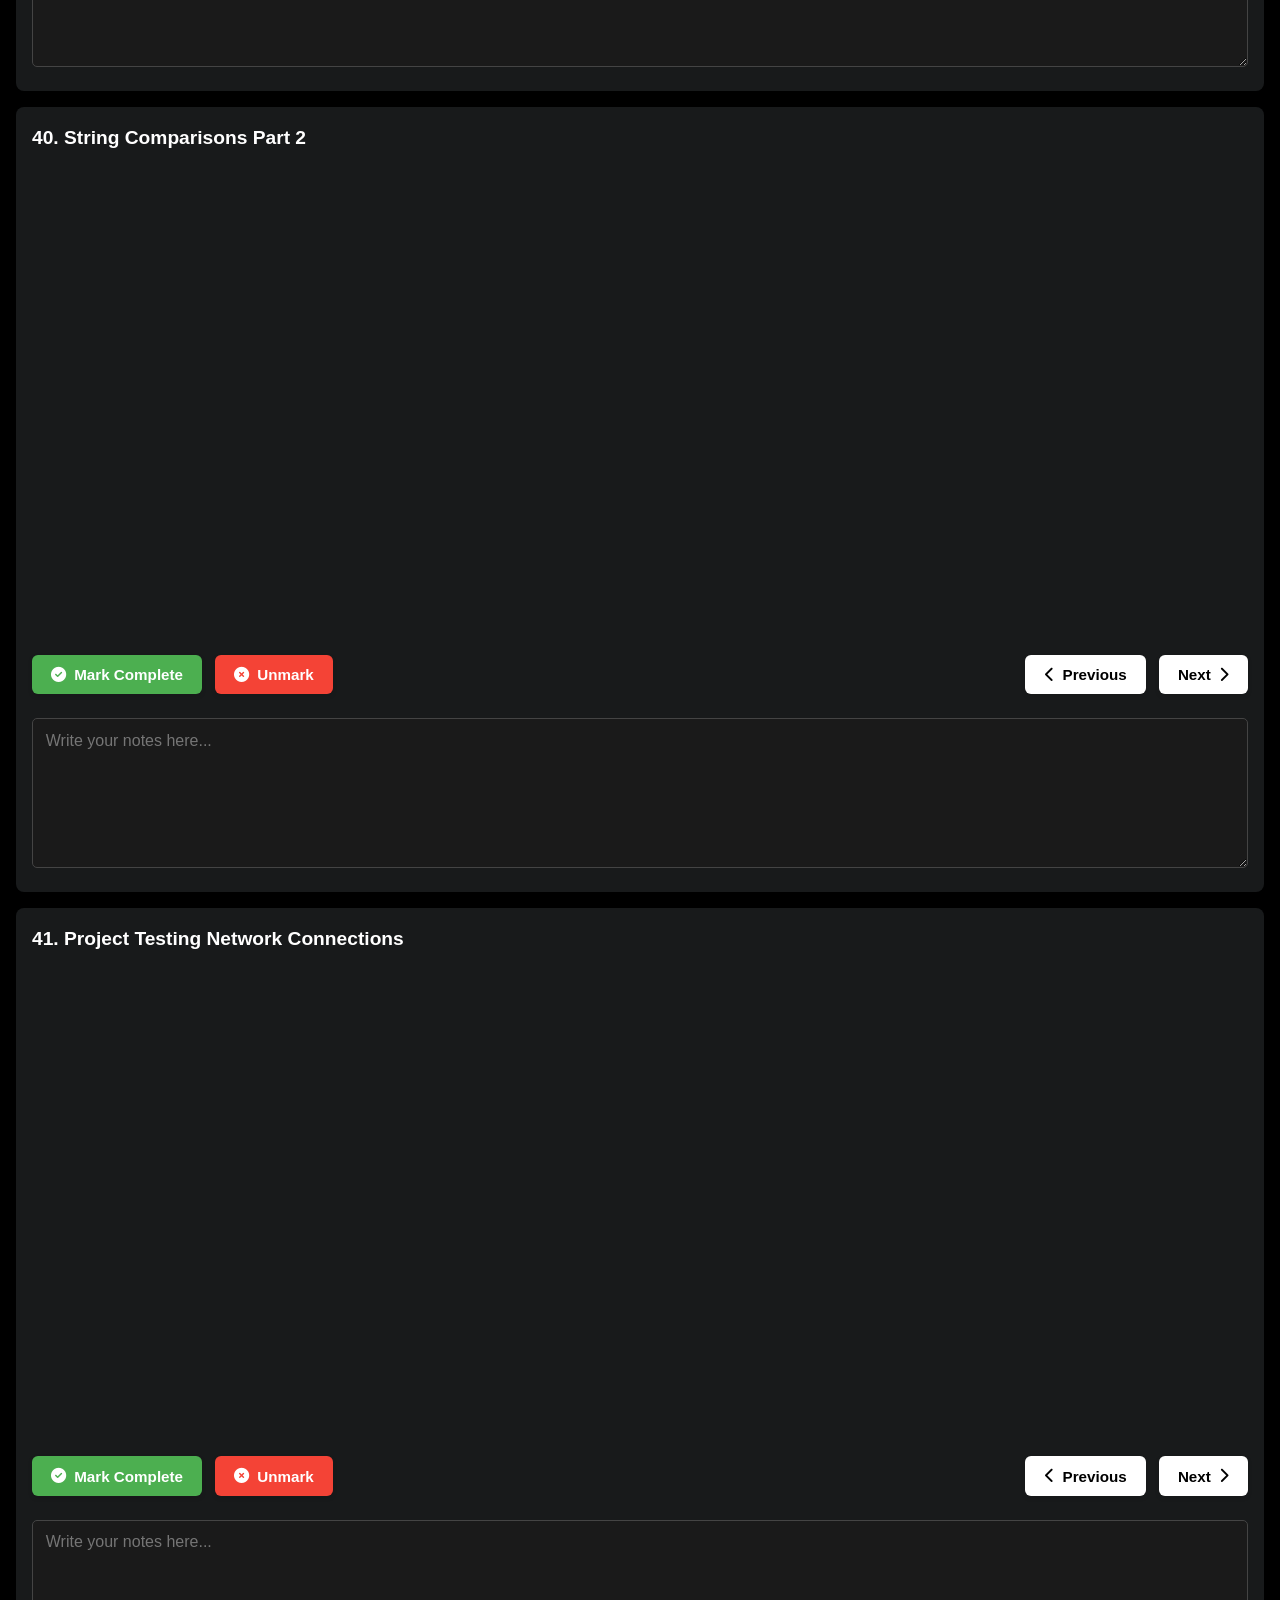
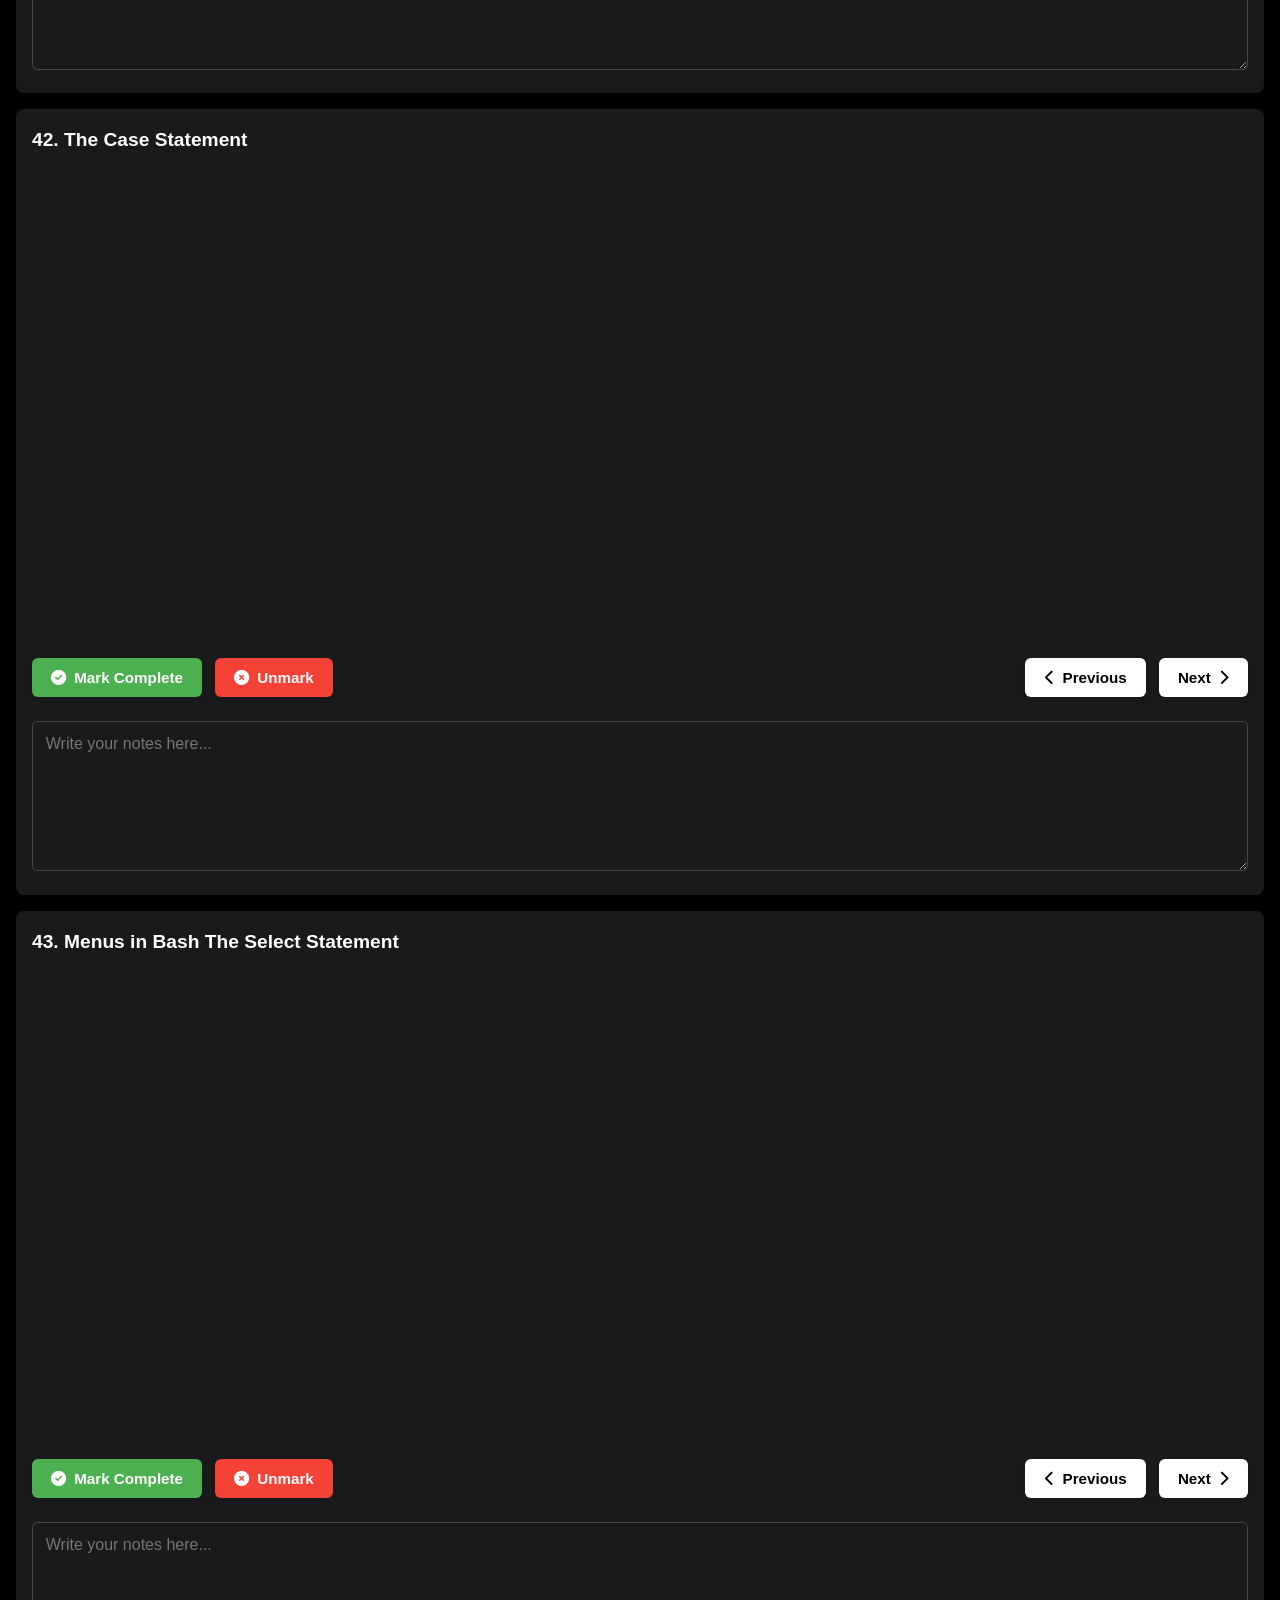
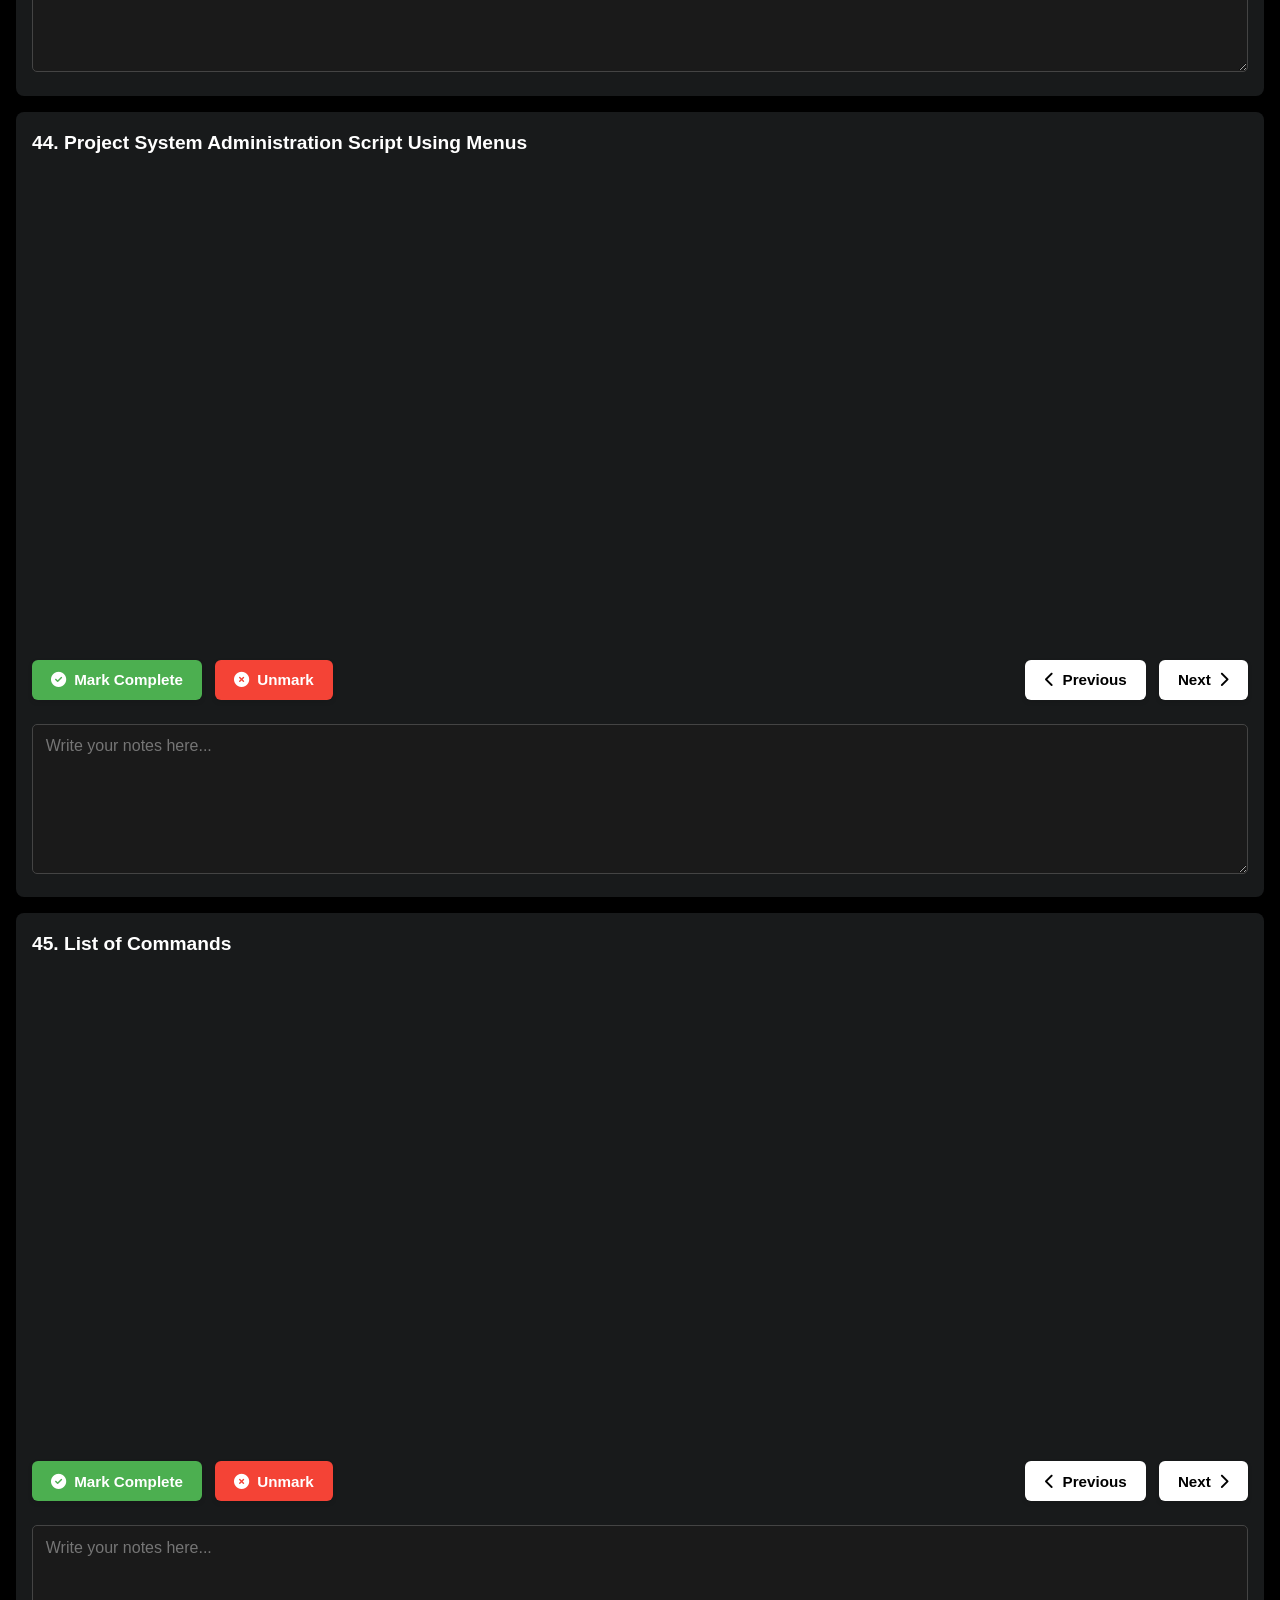
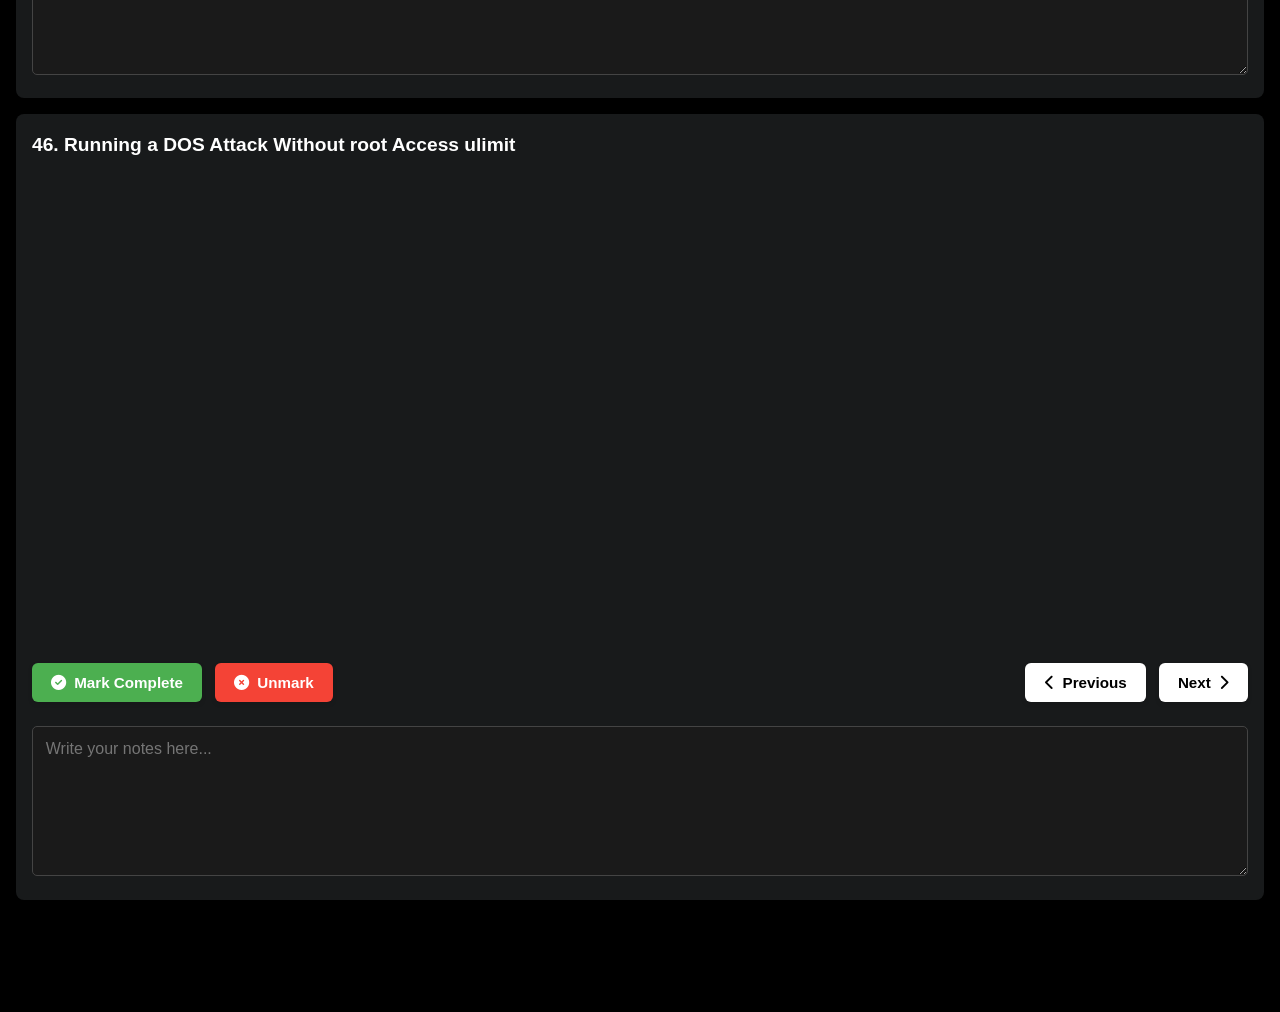
<file: s6.html>
<!DOCTYPE html>

<html lang="en">
<head>
<meta charset="utf-8"/>
<meta content="width=device-width, initial-scale=1.0" name="viewport"/>
<title>Bash Scripting Learn Shell Scripting Zero to Mastery</title>
<link href="styles.css" rel="stylesheet"/>
<link href="https://cdnjs.cloudflare.com/ajax/libs/font-awesome/6.3.0/css/all.min.css" rel="stylesheet"/>
<style>
            .video-container {
                width: 100%;
                max-width: 800px;
                margin: 20px auto;
            }
            .drive-iframe {
                width: 100%;
                height: 100%;
                border: none;
            }
        </style>
</head>
<body>
<header>
<nav class="wrapper">
<i class="fa-solid fa-angle-left arrow" id="left"></i>
<ul class="carousel">
<!-- Navigation items will be inserted here -->
<li class="card"><a href="index.html">1. Introduction</a></li>
<li class="card"><a href="s2.html">2. Section 01 Intro to Bash Shell Scripting</a></li>
<li class="card"><a href="s3.html">3. Section 02 Variables</a></li>
<li class="card"><a href="s4.html">4. Section 03 Shell Expansions</a></li>
<li class="card"><a href="s5.html">5. Section 04 Shell Operation in Depth</a></li>
<li class="card" id="actuel"><a href="s6.html">6. Section 05 Program Flow in Bash</a></li>
<li class="card"><a href="s7.html">7. Section 06 Loops in Bash</a></li>
<li class="card"><a href="s8.html">8. Section 07 Functions in Bash</a></li>
<li class="card"><a href="s9.html">10. Appendix Linux Installation Guide</a></li>
<li class="card"><a href="s10.html">11. Appendix Using the VIM Editor</a></li>
<li class="card"><a href="s11.html">12. Appendix Cron Anacron and Automation</a></li>
<li class="card"><a href="s12.html">13. Appendix Netfilter and Iptables Firewall</a></li></ul>
<i class="fa-solid fa-angle-right arrow" id="right"></i>
</nav>
</header>
<!-- Navigation buttons -->
<button class="arrow-button" id="left-arrow" onclick="navigate('s5.html')">←</button>
<button class="arrow-button" id="right-arrow" onclick="navigate('s7.html')">→</button>
<main>
<!-- Video sections will be inserted here -->

<section class="section" id="section36">
<h2 class="video-title">36. If Elif and Else Statements</h2>
<div class="video-container">
<iframe allow="autoplay" allowfullscreen="" class="drive-iframe" src="https://drive.google.com/file/d/1jcBj1aqeaWl4Gpp99BUwNMYBOQMTienB/preview">
</iframe>
</div>
<div class="progress-navigate-container">
<div class="progress">
<button class="complete-btn">
<i class="fas fa-check-circle"></i> Mark Complete
                        </button>
<button class="unmark-btn">
<i class="fas fa-times-circle"></i> Unmark
                        </button>
</div>
<div class="navigate">
<button class="nav-btn prev-btn" onclick="navigateToSection('prev', 0)">
<i class="fas fa-chevron-left"></i> Previous
                        </button>
<button class="nav-btn next-btn" onclick="navigateToSection('next', 0)">
                            Next <i class="fas fa-chevron-right"></i>
</button>
</div>
</div>
<textarea class="notes-input" id="notes36" placeholder="Write your notes here..."></textarea>
</section>
<section class="section" id="section37">
<h2 class="video-title">37. Arithmetic Comparisons</h2>
<div class="video-container">
<iframe allow="autoplay" allowfullscreen="" class="drive-iframe" src="https://drive.google.com/file/d/1jd7Kfk-Rhq5SjDJoktfyeAlH0Bz0-dyf/preview">
</iframe>
</div>
<div class="progress-navigate-container">
<div class="progress">
<button class="complete-btn">
<i class="fas fa-check-circle"></i> Mark Complete
                        </button>
<button class="unmark-btn">
<i class="fas fa-times-circle"></i> Unmark
                        </button>
</div>
<div class="navigate">
<button class="nav-btn prev-btn" onclick="navigateToSection('prev', 1)">
<i class="fas fa-chevron-left"></i> Previous
                        </button>
<button class="nav-btn next-btn" onclick="navigateToSection('next', 1)">
                            Next <i class="fas fa-chevron-right"></i>
</button>
</div>
</div>
<textarea class="notes-input" id="notes37" placeholder="Write your notes here..."></textarea>
</section>
<section class="section" id="section38">
<h2 class="video-title">38. Multiple Condition Tests and Nested ifthen Statements</h2>
<div class="video-container">
<iframe allow="autoplay" allowfullscreen="" class="drive-iframe" src="https://drive.google.com/file/d/1jy4GHVpgovnX0BaySmqZwyrZvMIAP8fj/preview">
</iframe>
</div>
<div class="progress-navigate-container">
<div class="progress">
<button class="complete-btn">
<i class="fas fa-check-circle"></i> Mark Complete
                        </button>
<button class="unmark-btn">
<i class="fas fa-times-circle"></i> Unmark
                        </button>
</div>
<div class="navigate">
<button class="nav-btn prev-btn" onclick="navigateToSection('prev', 2)">
<i class="fas fa-chevron-left"></i> Previous
                        </button>
<button class="nav-btn next-btn" onclick="navigateToSection('next', 2)">
                            Next <i class="fas fa-chevron-right"></i>
</button>
</div>
</div>
<textarea class="notes-input" id="notes38" placeholder="Write your notes here..."></textarea>
</section>
<section class="section" id="section39">
<h2 class="video-title">39. String Comparisons Part 1</h2>
<div class="video-container">
<iframe allow="autoplay" allowfullscreen="" class="drive-iframe" src="https://drive.google.com/file/d/1k4Oda1SG-iCD41jZACDYCZzEana4prB2/preview">
</iframe>
</div>
<div class="progress-navigate-container">
<div class="progress">
<button class="complete-btn">
<i class="fas fa-check-circle"></i> Mark Complete
                        </button>
<button class="unmark-btn">
<i class="fas fa-times-circle"></i> Unmark
                        </button>
</div>
<div class="navigate">
<button class="nav-btn prev-btn" onclick="navigateToSection('prev', 3)">
<i class="fas fa-chevron-left"></i> Previous
                        </button>
<button class="nav-btn next-btn" onclick="navigateToSection('next', 3)">
                            Next <i class="fas fa-chevron-right"></i>
</button>
</div>
</div>
<textarea class="notes-input" id="notes39" placeholder="Write your notes here..."></textarea>
</section>
<section class="section" id="section40">
<h2 class="video-title">40. String Comparisons Part 2</h2>
<div class="video-container">
<iframe allow="autoplay" allowfullscreen="" class="drive-iframe" src="https://drive.google.com/file/d/1k6M1tSJYhEqnhLENJuTygxknKG0xZ6CC/preview">
</iframe>
</div>
<div class="progress-navigate-container">
<div class="progress">
<button class="complete-btn">
<i class="fas fa-check-circle"></i> Mark Complete
                        </button>
<button class="unmark-btn">
<i class="fas fa-times-circle"></i> Unmark
                        </button>
</div>
<div class="navigate">
<button class="nav-btn prev-btn" onclick="navigateToSection('prev', 4)">
<i class="fas fa-chevron-left"></i> Previous
                        </button>
<button class="nav-btn next-btn" onclick="navigateToSection('next', 4)">
                            Next <i class="fas fa-chevron-right"></i>
</button>
</div>
</div>
<textarea class="notes-input" id="notes40" placeholder="Write your notes here..."></textarea>
</section>
<section class="section" id="section41">
<h2 class="video-title">41. Project Testing Network Connections</h2>
<div class="video-container">
<iframe allow="autoplay" allowfullscreen="" class="drive-iframe" src="https://drive.google.com/file/d/1k4lNujTqBLShp8L7AkANVTKjMaYZbjvE/preview">
</iframe>
</div>
<div class="progress-navigate-container">
<div class="progress">
<button class="complete-btn">
<i class="fas fa-check-circle"></i> Mark Complete
                        </button>
<button class="unmark-btn">
<i class="fas fa-times-circle"></i> Unmark
                        </button>
</div>
<div class="navigate">
<button class="nav-btn prev-btn" onclick="navigateToSection('prev', 5)">
<i class="fas fa-chevron-left"></i> Previous
                        </button>
<button class="nav-btn next-btn" onclick="navigateToSection('next', 5)">
                            Next <i class="fas fa-chevron-right"></i>
</button>
</div>
</div>
<textarea class="notes-input" id="notes41" placeholder="Write your notes here..."></textarea>
</section>
<section class="section" id="section42">
<h2 class="video-title">42. The Case Statement</h2>
<div class="video-container">
<iframe allow="autoplay" allowfullscreen="" class="drive-iframe" src="https://drive.google.com/file/d/1kKKEoIeAfudLDDseterBC02ZoAFIEtGo/preview">
</iframe>
</div>
<div class="progress-navigate-container">
<div class="progress">
<button class="complete-btn">
<i class="fas fa-check-circle"></i> Mark Complete
                        </button>
<button class="unmark-btn">
<i class="fas fa-times-circle"></i> Unmark
                        </button>
</div>
<div class="navigate">
<button class="nav-btn prev-btn" onclick="navigateToSection('prev', 6)">
<i class="fas fa-chevron-left"></i> Previous
                        </button>
<button class="nav-btn next-btn" onclick="navigateToSection('next', 6)">
                            Next <i class="fas fa-chevron-right"></i>
</button>
</div>
</div>
<textarea class="notes-input" id="notes42" placeholder="Write your notes here..."></textarea>
</section>
<section class="section" id="section43">
<h2 class="video-title">43. Menus in Bash The Select Statement</h2>
<div class="video-container">
<iframe allow="autoplay" allowfullscreen="" class="drive-iframe" src="https://drive.google.com/file/d/1kYSh7dBqcqfOrwkB9rHhBw42vSEAfpJK/preview">
</iframe>
</div>
<div class="progress-navigate-container">
<div class="progress">
<button class="complete-btn">
<i class="fas fa-check-circle"></i> Mark Complete
                        </button>
<button class="unmark-btn">
<i class="fas fa-times-circle"></i> Unmark
                        </button>
</div>
<div class="navigate">
<button class="nav-btn prev-btn" onclick="navigateToSection('prev', 7)">
<i class="fas fa-chevron-left"></i> Previous
                        </button>
<button class="nav-btn next-btn" onclick="navigateToSection('next', 7)">
                            Next <i class="fas fa-chevron-right"></i>
</button>
</div>
</div>
<textarea class="notes-input" id="notes43" placeholder="Write your notes here..."></textarea>
</section>
<section class="section" id="section44">
<h2 class="video-title">44. Project System Administration Script Using Menus</h2>
<div class="video-container">
<iframe allow="autoplay" allowfullscreen="" class="drive-iframe" src="https://drive.google.com/file/d/1k_oREAevG6MsWrsot6RgGfZaLQa5kX6j/preview">
</iframe>
</div>
<div class="progress-navigate-container">
<div class="progress">
<button class="complete-btn">
<i class="fas fa-check-circle"></i> Mark Complete
                        </button>
<button class="unmark-btn">
<i class="fas fa-times-circle"></i> Unmark
                        </button>
</div>
<div class="navigate">
<button class="nav-btn prev-btn" onclick="navigateToSection('prev', 8)">
<i class="fas fa-chevron-left"></i> Previous
                        </button>
<button class="nav-btn next-btn" onclick="navigateToSection('next', 8)">
                            Next <i class="fas fa-chevron-right"></i>
</button>
</div>
</div>
<textarea class="notes-input" id="notes44" placeholder="Write your notes here..."></textarea>
</section>
<section class="section" id="section45">
<h2 class="video-title">45. List of Commands</h2>
<div class="video-container">
<iframe allow="autoplay" allowfullscreen="" class="drive-iframe" src="https://drive.google.com/file/d/1ke1--6FT2xuusjnmnrf8lAWBAScPjImB/preview">
</iframe>
</div>
<div class="progress-navigate-container">
<div class="progress">
<button class="complete-btn">
<i class="fas fa-check-circle"></i> Mark Complete
                        </button>
<button class="unmark-btn">
<i class="fas fa-times-circle"></i> Unmark
                        </button>
</div>
<div class="navigate">
<button class="nav-btn prev-btn" onclick="navigateToSection('prev', 9)">
<i class="fas fa-chevron-left"></i> Previous
                        </button>
<button class="nav-btn next-btn" onclick="navigateToSection('next', 9)">
                            Next <i class="fas fa-chevron-right"></i>
</button>
</div>
</div>
<textarea class="notes-input" id="notes45" placeholder="Write your notes here..."></textarea>
</section>
<section class="section" id="section46">
<h2 class="video-title">46. Running a DOS Attack Without root Access ulimit</h2>
<div class="video-container">
<iframe allow="autoplay" allowfullscreen="" class="drive-iframe" src="https://drive.google.com/file/d/1ki-LoYm2Pr4L97GVNPEJueZ-xoc3OMvE/preview">
</iframe>
</div>
<div class="progress-navigate-container">
<div class="progress">
<button class="complete-btn">
<i class="fas fa-check-circle"></i> Mark Complete
                        </button>
<button class="unmark-btn">
<i class="fas fa-times-circle"></i> Unmark
                        </button>
</div>
<div class="navigate">
<button class="nav-btn prev-btn" onclick="navigateToSection('prev', 10)">
<i class="fas fa-chevron-left"></i> Previous
                        </button>
<button class="nav-btn next-btn" onclick="navigateToSection('next', 10)">
                            Next <i class="fas fa-chevron-right"></i>
</button>
</div>
</div>
<textarea class="notes-input" id="notes46" placeholder="Write your notes here..."></textarea>
</section>
</main>
<!-- Footer elements -->
<div class="footer-buttons">
<a class="home-button" href="https://brahimsaa.github.io/all" id="homeButton">
<i class="fa-solid fa-home"></i>
</a>
<button id="exportButton">
<i class="fa-solid fa-download"></i>
</button>
<input accept=".json" id="importButton" type="file"/>
<button id="importDataButton">
<i class="fa-solid fa-upload"></i>
</button>
</div>
<script src="script.js"></script>
</body>
</html>
</file>
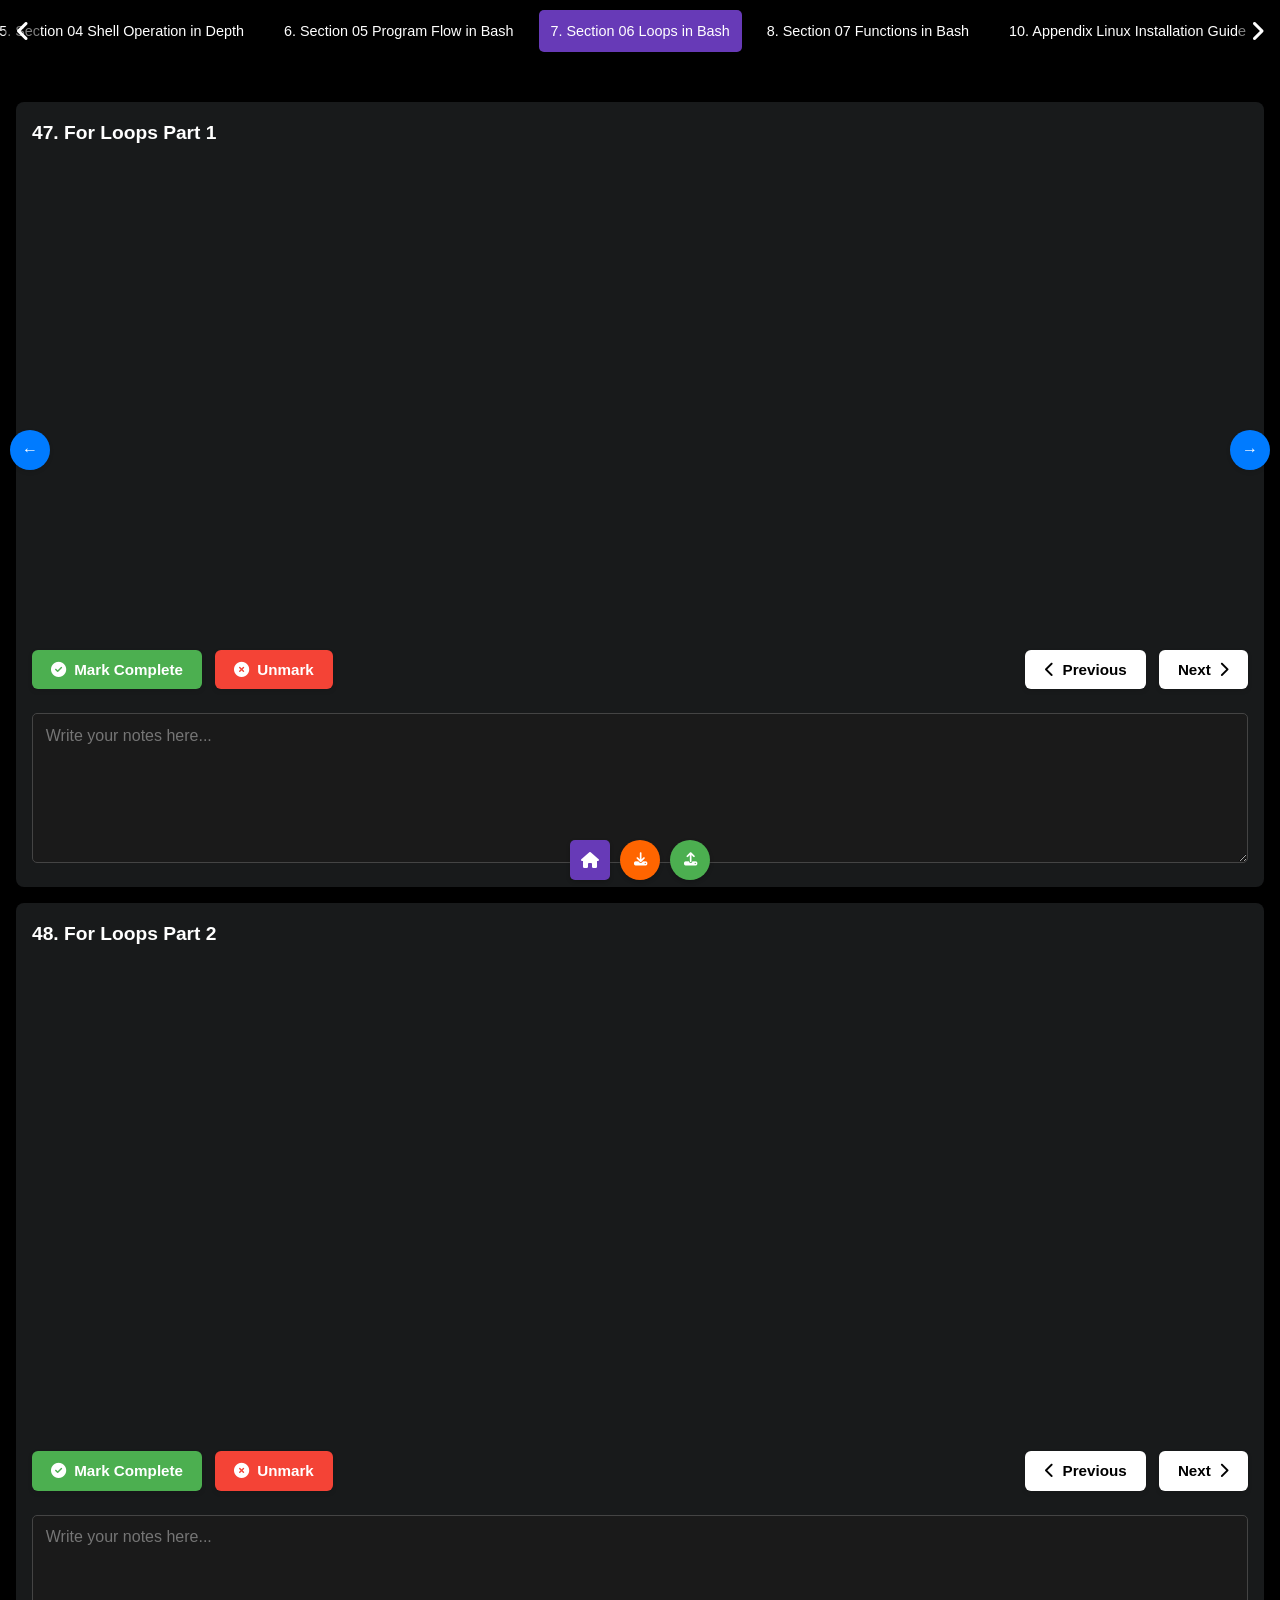
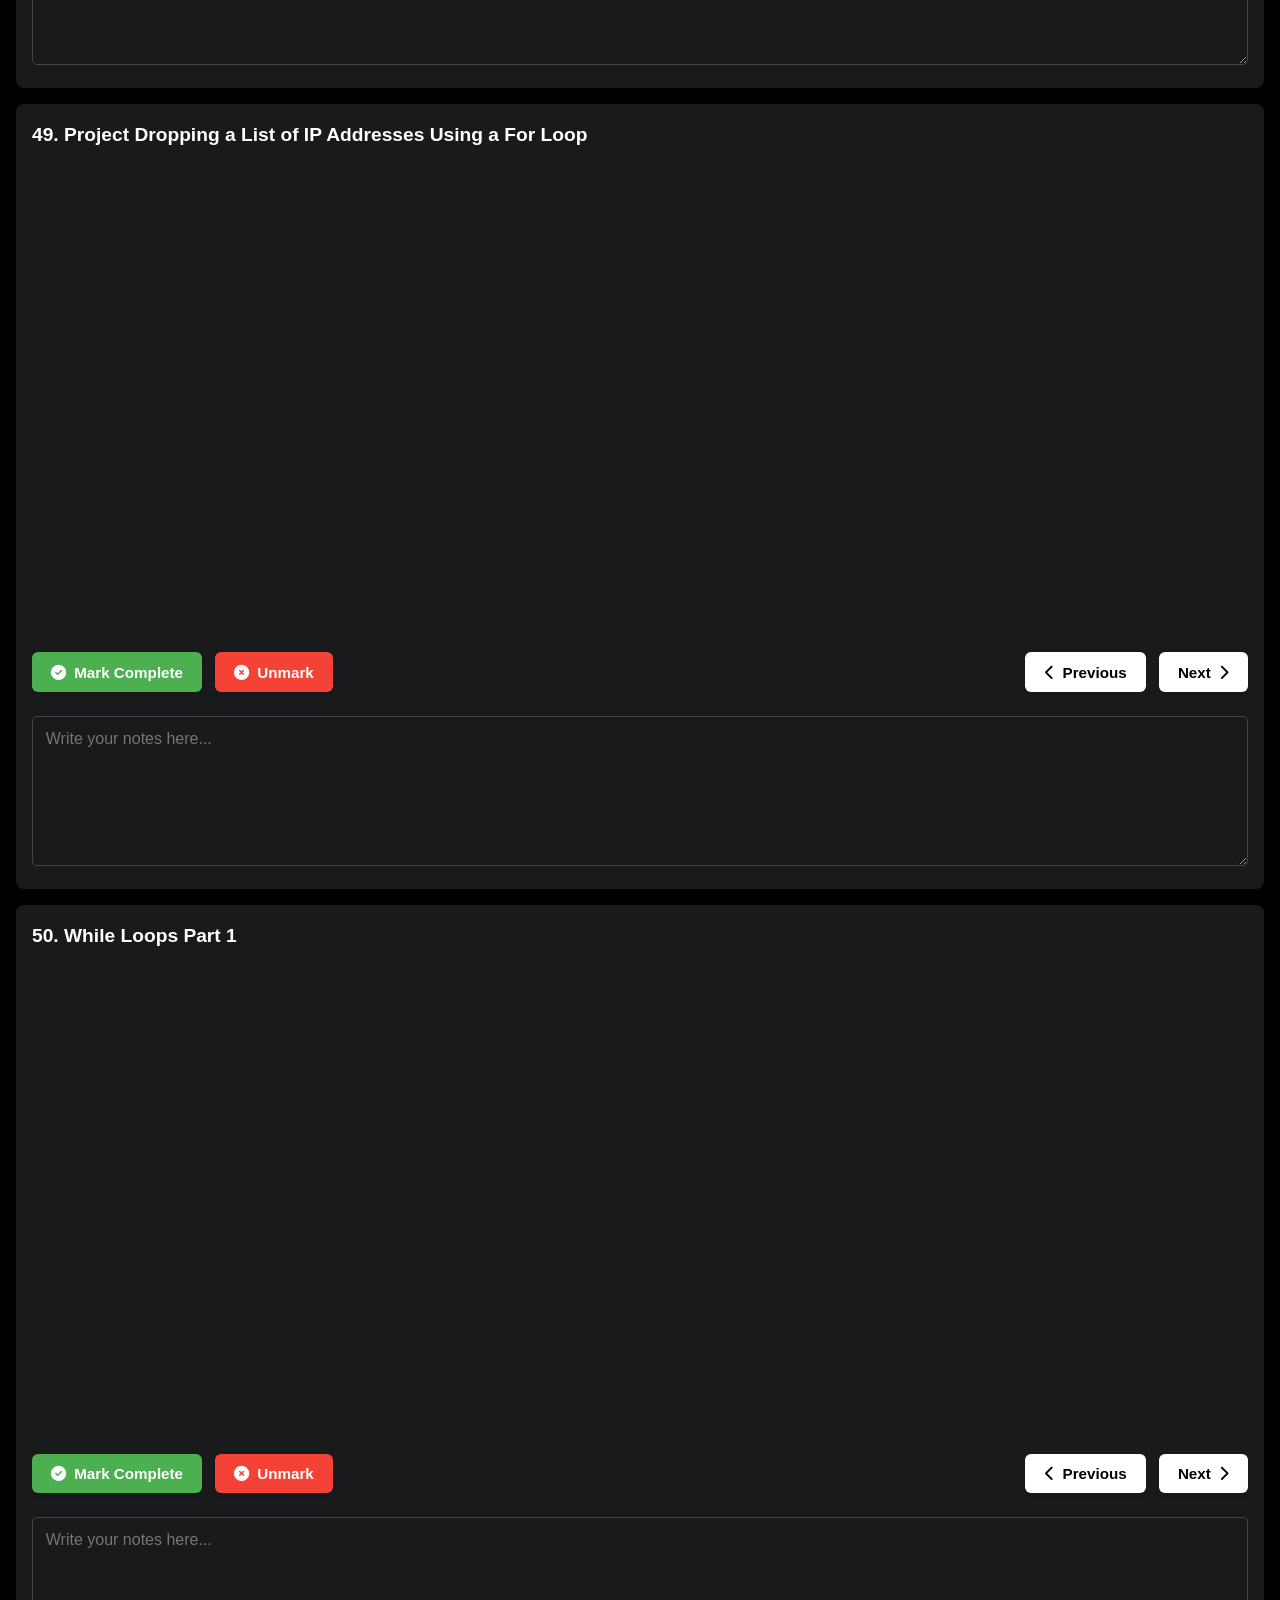
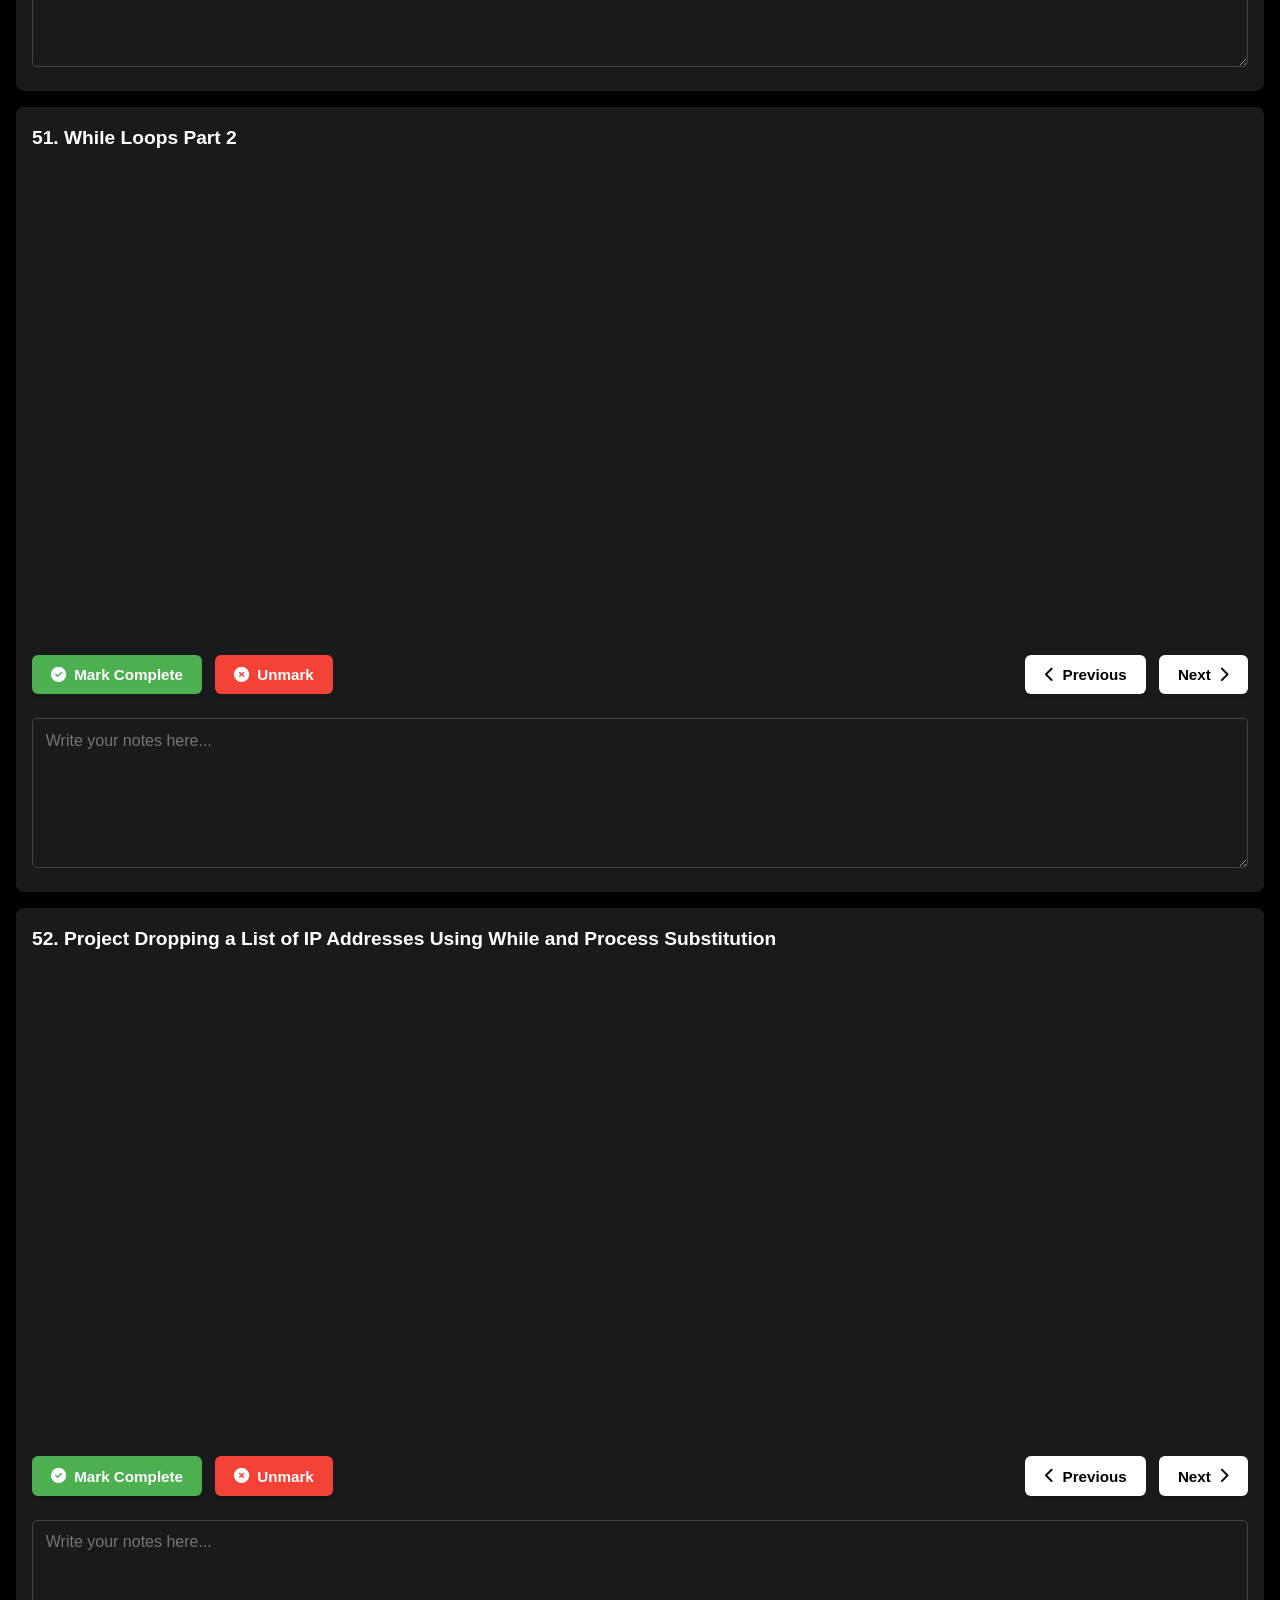
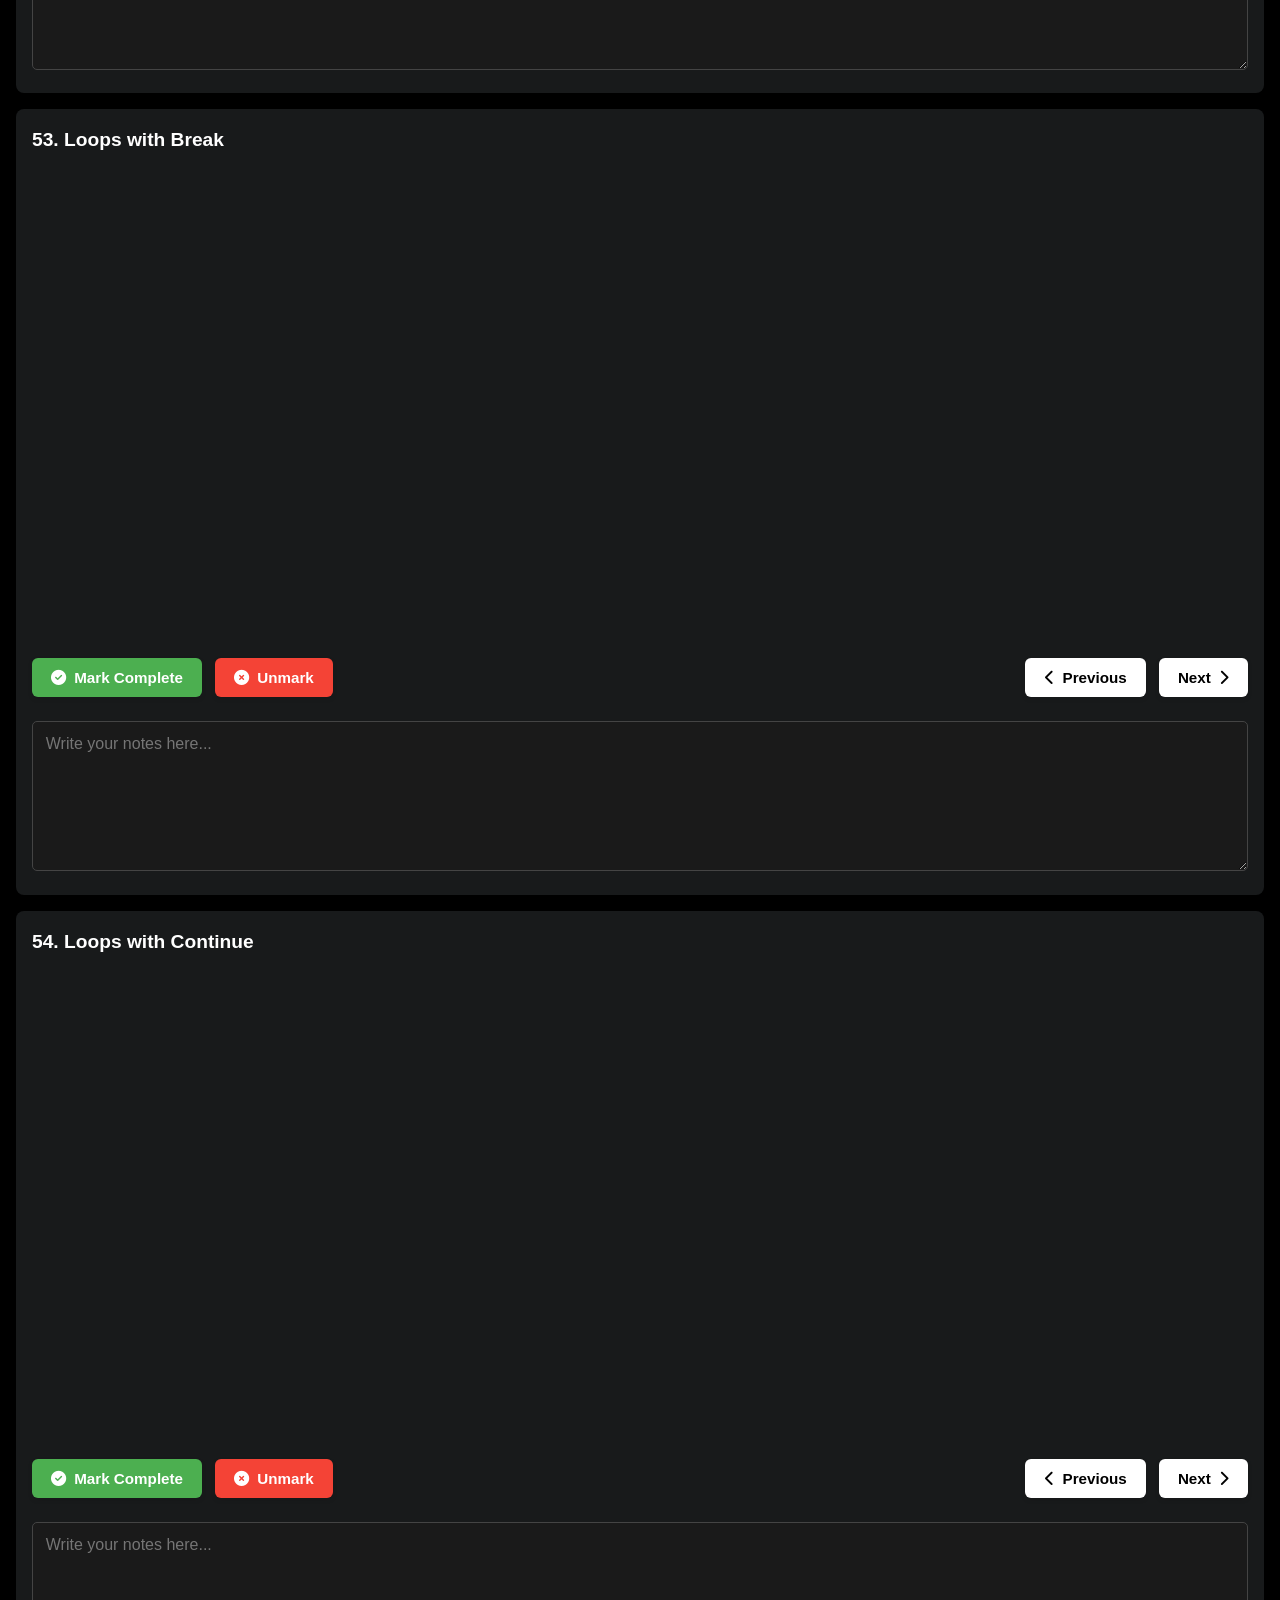
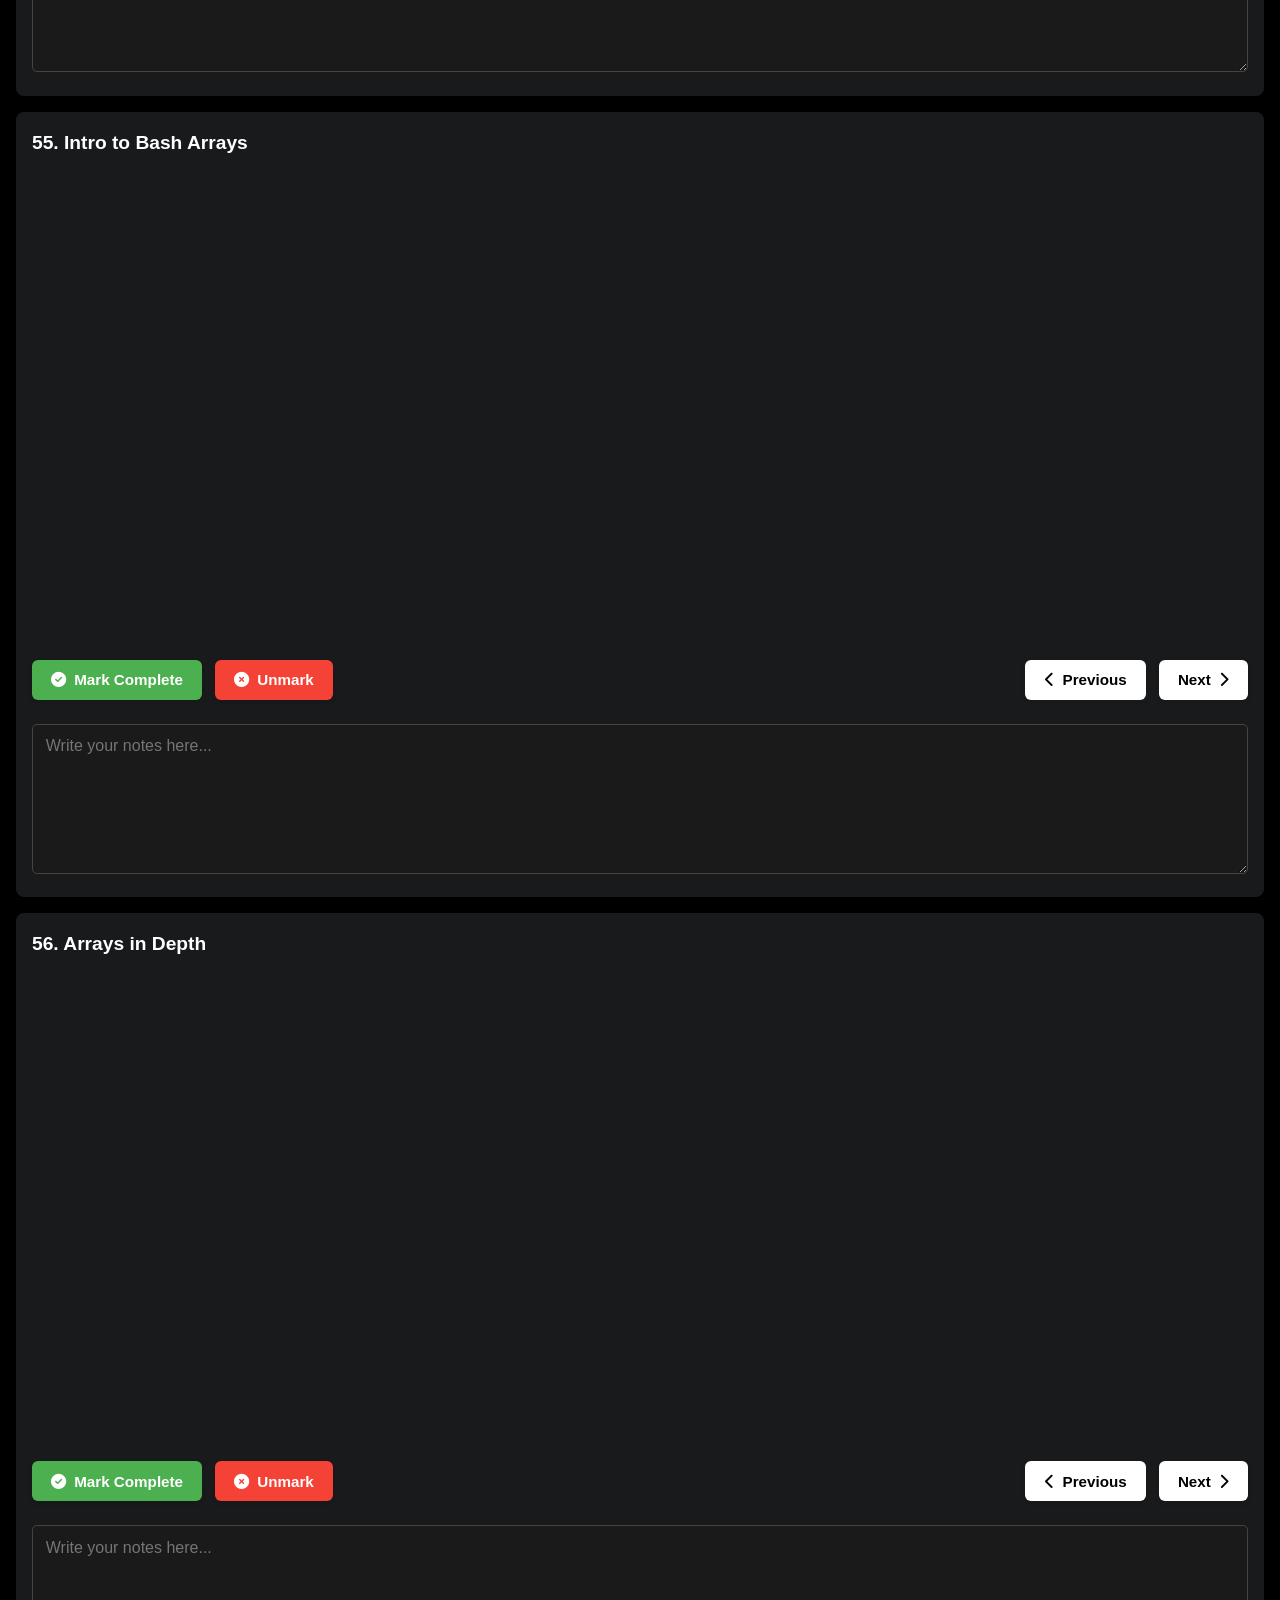
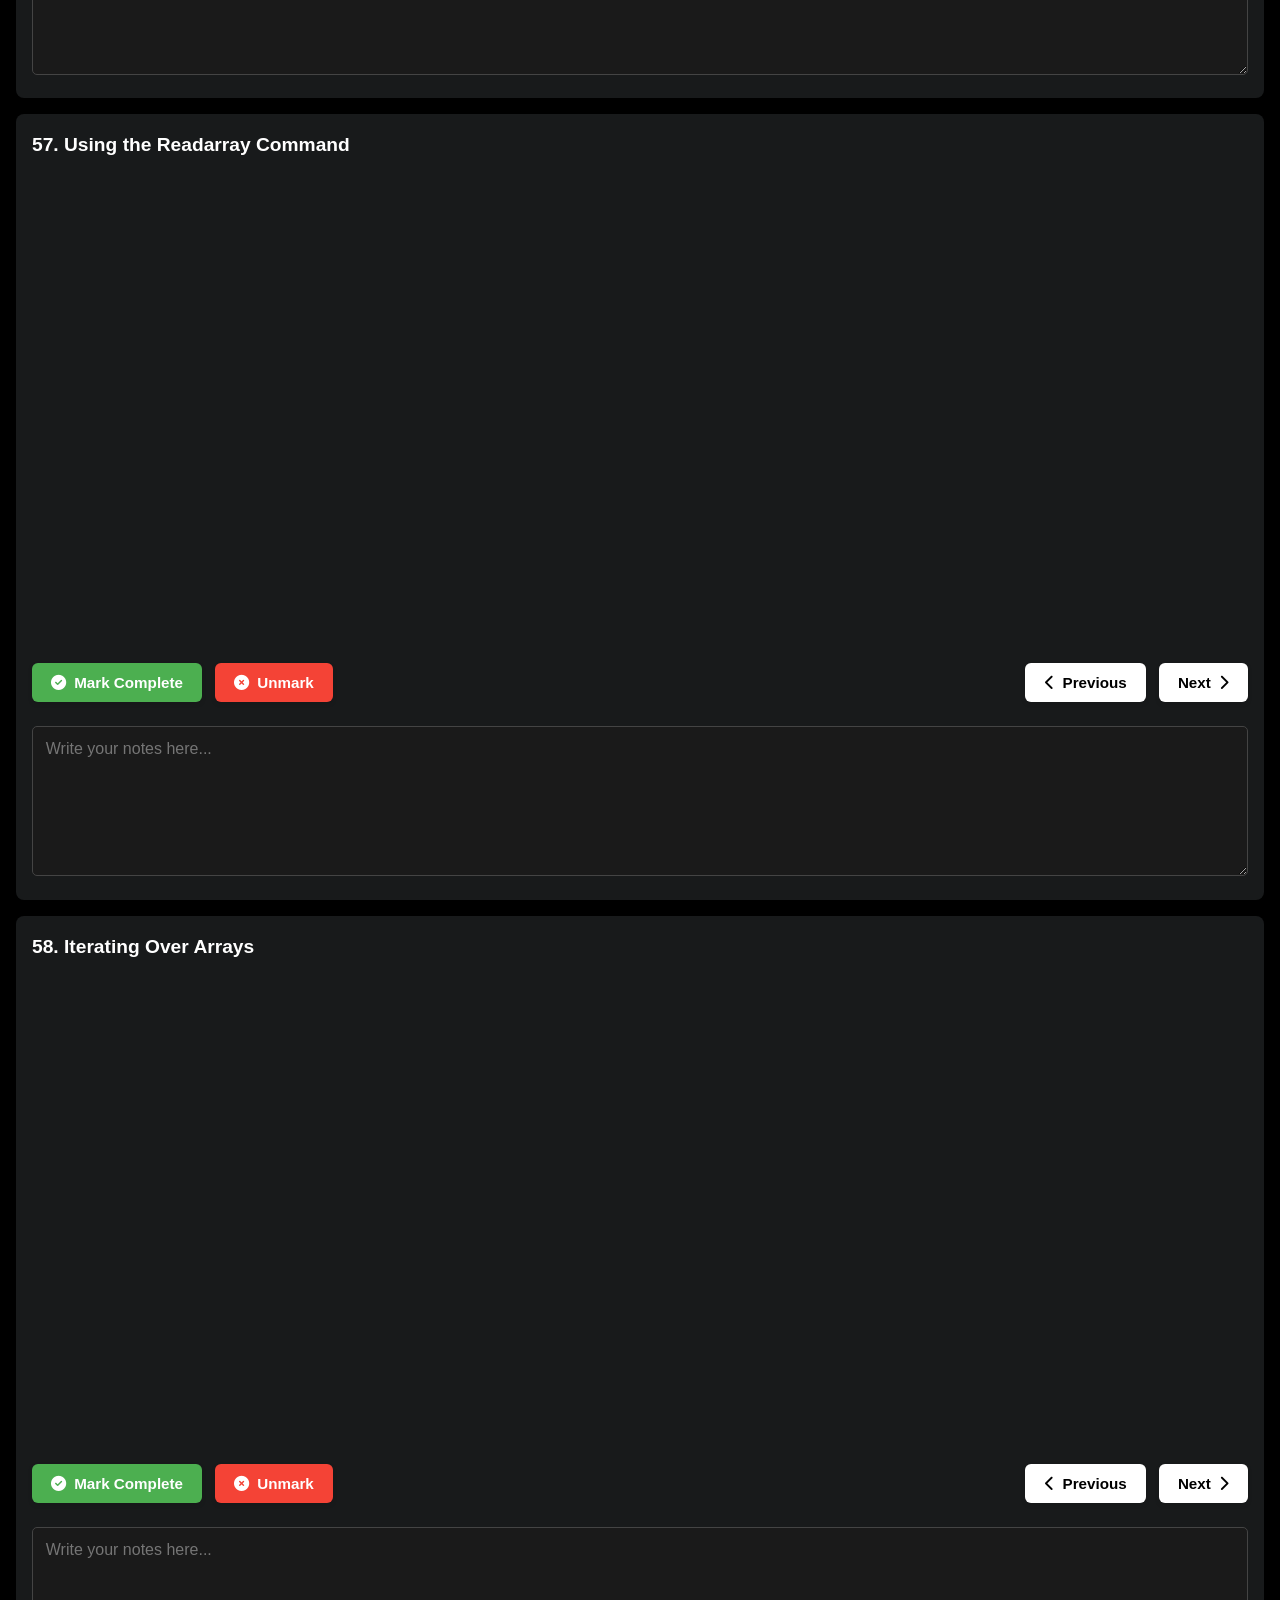
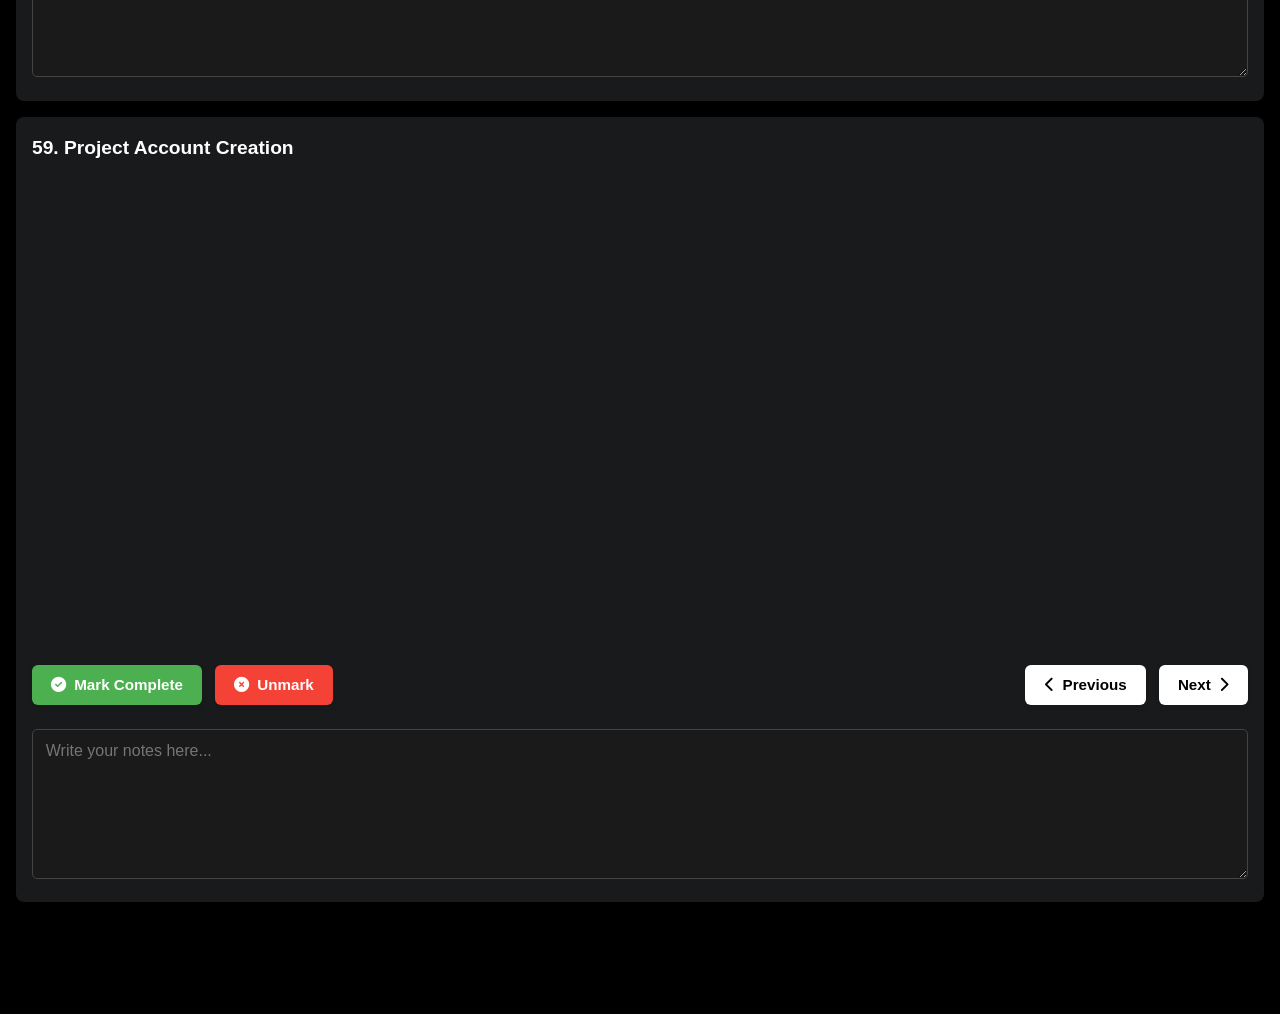
<file: s7.html>
<!DOCTYPE html>

<html lang="en">
<head>
<meta charset="utf-8"/>
<meta content="width=device-width, initial-scale=1.0" name="viewport"/>
<title>Bash Scripting Learn Shell Scripting Zero to Mastery</title>
<link href="styles.css" rel="stylesheet"/>
<link href="https://cdnjs.cloudflare.com/ajax/libs/font-awesome/6.3.0/css/all.min.css" rel="stylesheet"/>
<style>
            .video-container {
                width: 100%;
                max-width: 800px;
                margin: 20px auto;
            }
            .drive-iframe {
                width: 100%;
                height: 100%;
                border: none;
            }
        </style>
</head>
<body>
<header>
<nav class="wrapper">
<i class="fa-solid fa-angle-left arrow" id="left"></i>
<ul class="carousel">
<!-- Navigation items will be inserted here -->
<li class="card"><a href="index.html">1. Introduction</a></li>
<li class="card"><a href="s2.html">2. Section 01 Intro to Bash Shell Scripting</a></li>
<li class="card"><a href="s3.html">3. Section 02 Variables</a></li>
<li class="card"><a href="s4.html">4. Section 03 Shell Expansions</a></li>
<li class="card"><a href="s5.html">5. Section 04 Shell Operation in Depth</a></li>
<li class="card"><a href="s6.html">6. Section 05 Program Flow in Bash</a></li>
<li class="card" id="actuel"><a href="s7.html">7. Section 06 Loops in Bash</a></li>
<li class="card"><a href="s8.html">8. Section 07 Functions in Bash</a></li>
<li class="card"><a href="s9.html">10. Appendix Linux Installation Guide</a></li>
<li class="card"><a href="s10.html">11. Appendix Using the VIM Editor</a></li>
<li class="card"><a href="s11.html">12. Appendix Cron Anacron and Automation</a></li>
<li class="card"><a href="s12.html">13. Appendix Netfilter and Iptables Firewall</a></li></ul>
<i class="fa-solid fa-angle-right arrow" id="right"></i>
</nav>
</header>
<!-- Navigation buttons -->
<button class="arrow-button" id="left-arrow" onclick="navigate('s6.html')">←</button>
<button class="arrow-button" id="right-arrow" onclick="navigate('s8.html')">→</button>
<main>
<!-- Video sections will be inserted here -->

<section class="section" id="section47">
<h2 class="video-title">47. For Loops Part 1</h2>
<div class="video-container">
<iframe allow="autoplay" allowfullscreen="" class="drive-iframe" src="https://drive.google.com/file/d/1kkbnkmSQKLvN3Ps9d9TEvn2tEgmrfMlK/preview">
</iframe>
</div>
<div class="progress-navigate-container">
<div class="progress">
<button class="complete-btn">
<i class="fas fa-check-circle"></i> Mark Complete
                        </button>
<button class="unmark-btn">
<i class="fas fa-times-circle"></i> Unmark
                        </button>
</div>
<div class="navigate">
<button class="nav-btn prev-btn" onclick="navigateToSection('prev', 0)">
<i class="fas fa-chevron-left"></i> Previous
                        </button>
<button class="nav-btn next-btn" onclick="navigateToSection('next', 0)">
                            Next <i class="fas fa-chevron-right"></i>
</button>
</div>
</div>
<textarea class="notes-input" id="notes47" placeholder="Write your notes here..."></textarea>
</section>
<section class="section" id="section48">
<h2 class="video-title">48. For Loops Part 2</h2>
<div class="video-container">
<iframe allow="autoplay" allowfullscreen="" class="drive-iframe" src="https://drive.google.com/file/d/1klIJstEbX4P8_1E-V5uT1ZH4_pZflTJ_/preview">
</iframe>
</div>
<div class="progress-navigate-container">
<div class="progress">
<button class="complete-btn">
<i class="fas fa-check-circle"></i> Mark Complete
                        </button>
<button class="unmark-btn">
<i class="fas fa-times-circle"></i> Unmark
                        </button>
</div>
<div class="navigate">
<button class="nav-btn prev-btn" onclick="navigateToSection('prev', 1)">
<i class="fas fa-chevron-left"></i> Previous
                        </button>
<button class="nav-btn next-btn" onclick="navigateToSection('next', 1)">
                            Next <i class="fas fa-chevron-right"></i>
</button>
</div>
</div>
<textarea class="notes-input" id="notes48" placeholder="Write your notes here..."></textarea>
</section>
<section class="section" id="section49">
<h2 class="video-title">49. Project Dropping a List of IP Addresses Using a For Loop</h2>
<div class="video-container">
<iframe allow="autoplay" allowfullscreen="" class="drive-iframe" src="https://drive.google.com/file/d/1kiDsOMZX5UeMzOBE9VowLF8Xlrikv1hx/preview">
</iframe>
</div>
<div class="progress-navigate-container">
<div class="progress">
<button class="complete-btn">
<i class="fas fa-check-circle"></i> Mark Complete
                        </button>
<button class="unmark-btn">
<i class="fas fa-times-circle"></i> Unmark
                        </button>
</div>
<div class="navigate">
<button class="nav-btn prev-btn" onclick="navigateToSection('prev', 2)">
<i class="fas fa-chevron-left"></i> Previous
                        </button>
<button class="nav-btn next-btn" onclick="navigateToSection('next', 2)">
                            Next <i class="fas fa-chevron-right"></i>
</button>
</div>
</div>
<textarea class="notes-input" id="notes49" placeholder="Write your notes here..."></textarea>
</section>
<section class="section" id="section50">
<h2 class="video-title">50. While Loops Part 1</h2>
<div class="video-container">
<iframe allow="autoplay" allowfullscreen="" class="drive-iframe" src="https://drive.google.com/file/d/1kopaKuQ37t42SZBJ86CLPcmlVrOtqcqF/preview">
</iframe>
</div>
<div class="progress-navigate-container">
<div class="progress">
<button class="complete-btn">
<i class="fas fa-check-circle"></i> Mark Complete
                        </button>
<button class="unmark-btn">
<i class="fas fa-times-circle"></i> Unmark
                        </button>
</div>
<div class="navigate">
<button class="nav-btn prev-btn" onclick="navigateToSection('prev', 3)">
<i class="fas fa-chevron-left"></i> Previous
                        </button>
<button class="nav-btn next-btn" onclick="navigateToSection('next', 3)">
                            Next <i class="fas fa-chevron-right"></i>
</button>
</div>
</div>
<textarea class="notes-input" id="notes50" placeholder="Write your notes here..."></textarea>
</section>
<section class="section" id="section51">
<h2 class="video-title">51. While Loops Part 2</h2>
<div class="video-container">
<iframe allow="autoplay" allowfullscreen="" class="drive-iframe" src="https://drive.google.com/file/d/1kvfcRI1_enlrIWH50unwvwqV0DsWKNC1/preview">
</iframe>
</div>
<div class="progress-navigate-container">
<div class="progress">
<button class="complete-btn">
<i class="fas fa-check-circle"></i> Mark Complete
                        </button>
<button class="unmark-btn">
<i class="fas fa-times-circle"></i> Unmark
                        </button>
</div>
<div class="navigate">
<button class="nav-btn prev-btn" onclick="navigateToSection('prev', 4)">
<i class="fas fa-chevron-left"></i> Previous
                        </button>
<button class="nav-btn next-btn" onclick="navigateToSection('next', 4)">
                            Next <i class="fas fa-chevron-right"></i>
</button>
</div>
</div>
<textarea class="notes-input" id="notes51" placeholder="Write your notes here..."></textarea>
</section>
<section class="section" id="section52">
<h2 class="video-title">52. Project Dropping a List of IP Addresses Using While and Process Substitution</h2>
<div class="video-container">
<iframe allow="autoplay" allowfullscreen="" class="drive-iframe" src="https://drive.google.com/file/d/1l7diyBmjAfeskga2-ii-RlWw9SDqDA9I/preview">
</iframe>
</div>
<div class="progress-navigate-container">
<div class="progress">
<button class="complete-btn">
<i class="fas fa-check-circle"></i> Mark Complete
                        </button>
<button class="unmark-btn">
<i class="fas fa-times-circle"></i> Unmark
                        </button>
</div>
<div class="navigate">
<button class="nav-btn prev-btn" onclick="navigateToSection('prev', 5)">
<i class="fas fa-chevron-left"></i> Previous
                        </button>
<button class="nav-btn next-btn" onclick="navigateToSection('next', 5)">
                            Next <i class="fas fa-chevron-right"></i>
</button>
</div>
</div>
<textarea class="notes-input" id="notes52" placeholder="Write your notes here..."></textarea>
</section>
<section class="section" id="section53">
<h2 class="video-title">53. Loops with Break</h2>
<div class="video-container">
<iframe allow="autoplay" allowfullscreen="" class="drive-iframe" src="https://drive.google.com/file/d/1lFtz6SFJMfl2tMyFL-N3Yt8PDvDpeUB0/preview">
</iframe>
</div>
<div class="progress-navigate-container">
<div class="progress">
<button class="complete-btn">
<i class="fas fa-check-circle"></i> Mark Complete
                        </button>
<button class="unmark-btn">
<i class="fas fa-times-circle"></i> Unmark
                        </button>
</div>
<div class="navigate">
<button class="nav-btn prev-btn" onclick="navigateToSection('prev', 6)">
<i class="fas fa-chevron-left"></i> Previous
                        </button>
<button class="nav-btn next-btn" onclick="navigateToSection('next', 6)">
                            Next <i class="fas fa-chevron-right"></i>
</button>
</div>
</div>
<textarea class="notes-input" id="notes53" placeholder="Write your notes here..."></textarea>
</section>
<section class="section" id="section54">
<h2 class="video-title">54. Loops with Continue</h2>
<div class="video-container">
<iframe allow="autoplay" allowfullscreen="" class="drive-iframe" src="https://drive.google.com/file/d/1l2DWYsTn3VA6yj6kiJiFYzaCBFhnQCMA/preview">
</iframe>
</div>
<div class="progress-navigate-container">
<div class="progress">
<button class="complete-btn">
<i class="fas fa-check-circle"></i> Mark Complete
                        </button>
<button class="unmark-btn">
<i class="fas fa-times-circle"></i> Unmark
                        </button>
</div>
<div class="navigate">
<button class="nav-btn prev-btn" onclick="navigateToSection('prev', 7)">
<i class="fas fa-chevron-left"></i> Previous
                        </button>
<button class="nav-btn next-btn" onclick="navigateToSection('next', 7)">
                            Next <i class="fas fa-chevron-right"></i>
</button>
</div>
</div>
<textarea class="notes-input" id="notes54" placeholder="Write your notes here..."></textarea>
</section>
<section class="section" id="section55">
<h2 class="video-title">55. Intro to Bash Arrays</h2>
<div class="video-container">
<iframe allow="autoplay" allowfullscreen="" class="drive-iframe" src="https://drive.google.com/file/d/1lHSa1JutOnhz5fNx8yagEDuA6pUqZzF6/preview">
</iframe>
</div>
<div class="progress-navigate-container">
<div class="progress">
<button class="complete-btn">
<i class="fas fa-check-circle"></i> Mark Complete
                        </button>
<button class="unmark-btn">
<i class="fas fa-times-circle"></i> Unmark
                        </button>
</div>
<div class="navigate">
<button class="nav-btn prev-btn" onclick="navigateToSection('prev', 8)">
<i class="fas fa-chevron-left"></i> Previous
                        </button>
<button class="nav-btn next-btn" onclick="navigateToSection('next', 8)">
                            Next <i class="fas fa-chevron-right"></i>
</button>
</div>
</div>
<textarea class="notes-input" id="notes55" placeholder="Write your notes here..."></textarea>
</section>
<section class="section" id="section56">
<h2 class="video-title">56. Arrays in Depth</h2>
<div class="video-container">
<iframe allow="autoplay" allowfullscreen="" class="drive-iframe" src="https://drive.google.com/file/d/1lJjGNSuQyZBX9QYtUTUwrK2y_ahTrg12/preview">
</iframe>
</div>
<div class="progress-navigate-container">
<div class="progress">
<button class="complete-btn">
<i class="fas fa-check-circle"></i> Mark Complete
                        </button>
<button class="unmark-btn">
<i class="fas fa-times-circle"></i> Unmark
                        </button>
</div>
<div class="navigate">
<button class="nav-btn prev-btn" onclick="navigateToSection('prev', 9)">
<i class="fas fa-chevron-left"></i> Previous
                        </button>
<button class="nav-btn next-btn" onclick="navigateToSection('next', 9)">
                            Next <i class="fas fa-chevron-right"></i>
</button>
</div>
</div>
<textarea class="notes-input" id="notes56" placeholder="Write your notes here..."></textarea>
</section>
<section class="section" id="section57">
<h2 class="video-title">57. Using the Readarray Command</h2>
<div class="video-container">
<iframe allow="autoplay" allowfullscreen="" class="drive-iframe" src="https://drive.google.com/file/d/1lVCR8d4xq5aYzo6bRDKj53UbwXVg9RtA/preview">
</iframe>
</div>
<div class="progress-navigate-container">
<div class="progress">
<button class="complete-btn">
<i class="fas fa-check-circle"></i> Mark Complete
                        </button>
<button class="unmark-btn">
<i class="fas fa-times-circle"></i> Unmark
                        </button>
</div>
<div class="navigate">
<button class="nav-btn prev-btn" onclick="navigateToSection('prev', 10)">
<i class="fas fa-chevron-left"></i> Previous
                        </button>
<button class="nav-btn next-btn" onclick="navigateToSection('next', 10)">
                            Next <i class="fas fa-chevron-right"></i>
</button>
</div>
</div>
<textarea class="notes-input" id="notes57" placeholder="Write your notes here..."></textarea>
</section>
<section class="section" id="section58">
<h2 class="video-title">58. Iterating Over Arrays</h2>
<div class="video-container">
<iframe allow="autoplay" allowfullscreen="" class="drive-iframe" src="https://drive.google.com/file/d/1lKSo90vuM3qLb9pxvlhcGfUxwqBErYRq/preview">
</iframe>
</div>
<div class="progress-navigate-container">
<div class="progress">
<button class="complete-btn">
<i class="fas fa-check-circle"></i> Mark Complete
                        </button>
<button class="unmark-btn">
<i class="fas fa-times-circle"></i> Unmark
                        </button>
</div>
<div class="navigate">
<button class="nav-btn prev-btn" onclick="navigateToSection('prev', 11)">
<i class="fas fa-chevron-left"></i> Previous
                        </button>
<button class="nav-btn next-btn" onclick="navigateToSection('next', 11)">
                            Next <i class="fas fa-chevron-right"></i>
</button>
</div>
</div>
<textarea class="notes-input" id="notes58" placeholder="Write your notes here..."></textarea>
</section>
<section class="section" id="section59">
<h2 class="video-title">59. Project Account Creation</h2>
<div class="video-container">
<iframe allow="autoplay" allowfullscreen="" class="drive-iframe" src="https://drive.google.com/file/d/1lbObRIjU6ObQ4aAPseTXU757LRlaffo0/preview">
</iframe>
</div>
<div class="progress-navigate-container">
<div class="progress">
<button class="complete-btn">
<i class="fas fa-check-circle"></i> Mark Complete
                        </button>
<button class="unmark-btn">
<i class="fas fa-times-circle"></i> Unmark
                        </button>
</div>
<div class="navigate">
<button class="nav-btn prev-btn" onclick="navigateToSection('prev', 12)">
<i class="fas fa-chevron-left"></i> Previous
                        </button>
<button class="nav-btn next-btn" onclick="navigateToSection('next', 12)">
                            Next <i class="fas fa-chevron-right"></i>
</button>
</div>
</div>
<textarea class="notes-input" id="notes59" placeholder="Write your notes here..."></textarea>
</section>
</main>
<!-- Footer elements -->
<div class="footer-buttons">
<a class="home-button" href="https://brahimsaa.github.io/all" id="homeButton">
<i class="fa-solid fa-home"></i>
</a>
<button id="exportButton">
<i class="fa-solid fa-download"></i>
</button>
<input accept=".json" id="importButton" type="file"/>
<button id="importDataButton">
<i class="fa-solid fa-upload"></i>
</button>
</div>
<script src="script.js"></script>
</body>
</html>
</file>
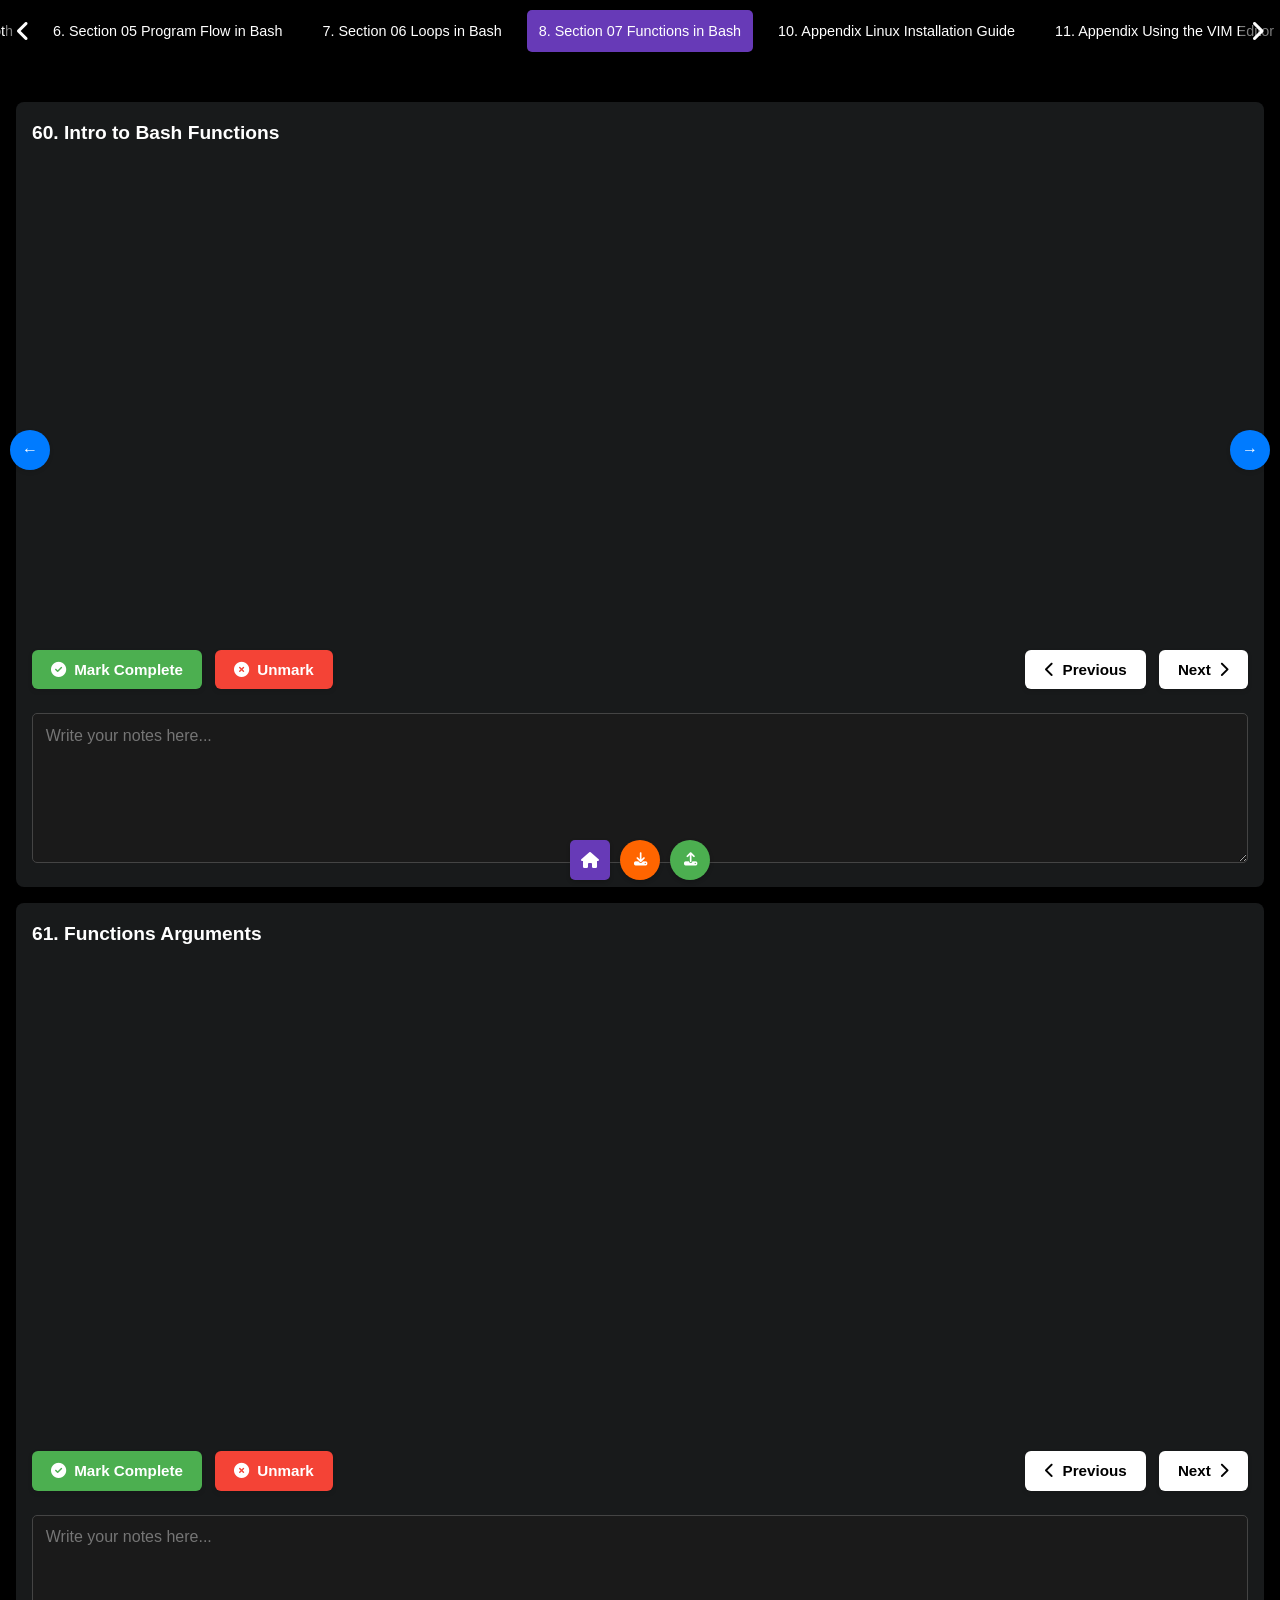
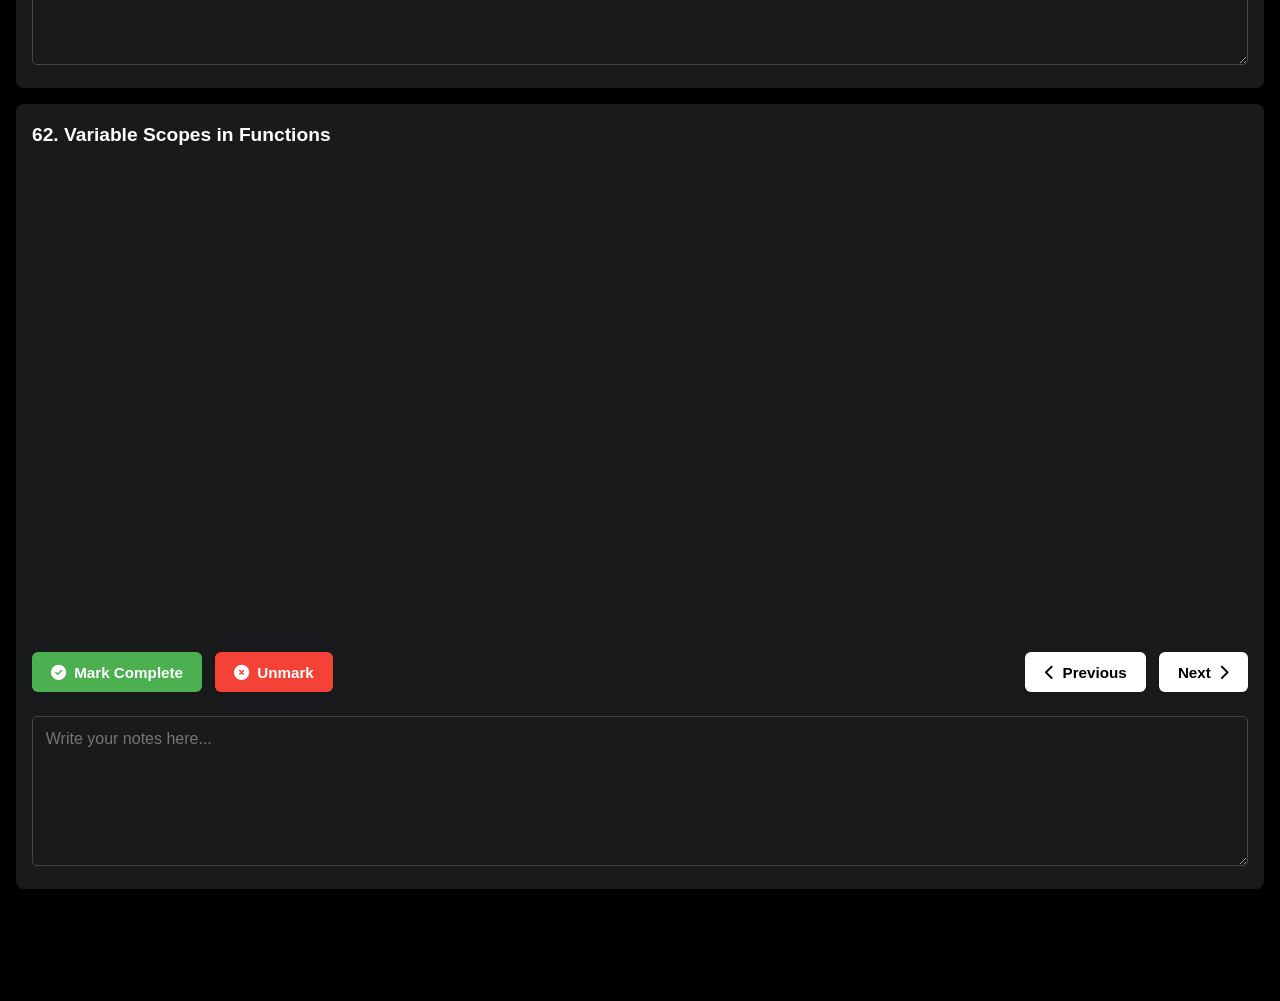
<file: s8.html>
<!DOCTYPE html>

<html lang="en">
<head>
<meta charset="utf-8"/>
<meta content="width=device-width, initial-scale=1.0" name="viewport"/>
<title>Bash Scripting Learn Shell Scripting Zero to Mastery</title>
<link href="styles.css" rel="stylesheet"/>
<link href="https://cdnjs.cloudflare.com/ajax/libs/font-awesome/6.3.0/css/all.min.css" rel="stylesheet"/>
<style>
            .video-container {
                width: 100%;
                max-width: 800px;
                margin: 20px auto;
            }
            .drive-iframe {
                width: 100%;
                height: 100%;
                border: none;
            }
        </style>
</head>
<body>
<header>
<nav class="wrapper">
<i class="fa-solid fa-angle-left arrow" id="left"></i>
<ul class="carousel">
<!-- Navigation items will be inserted here -->
<li class="card"><a href="index.html">1. Introduction</a></li>
<li class="card"><a href="s2.html">2. Section 01 Intro to Bash Shell Scripting</a></li>
<li class="card"><a href="s3.html">3. Section 02 Variables</a></li>
<li class="card"><a href="s4.html">4. Section 03 Shell Expansions</a></li>
<li class="card"><a href="s5.html">5. Section 04 Shell Operation in Depth</a></li>
<li class="card"><a href="s6.html">6. Section 05 Program Flow in Bash</a></li>
<li class="card"><a href="s7.html">7. Section 06 Loops in Bash</a></li>
<li class="card" id="actuel"><a href="s8.html">8. Section 07 Functions in Bash</a></li>
<li class="card"><a href="s9.html">10. Appendix Linux Installation Guide</a></li>
<li class="card"><a href="s10.html">11. Appendix Using the VIM Editor</a></li>
<li class="card"><a href="s11.html">12. Appendix Cron Anacron and Automation</a></li>
<li class="card"><a href="s12.html">13. Appendix Netfilter and Iptables Firewall</a></li></ul>
<i class="fa-solid fa-angle-right arrow" id="right"></i>
</nav>
</header>
<!-- Navigation buttons -->
<button class="arrow-button" id="left-arrow" onclick="navigate('s7.html')">←</button>
<button class="arrow-button" id="right-arrow" onclick="navigate('s9.html')">→</button>
<main>
<!-- Video sections will be inserted here -->

<section class="section" id="section60">
<h2 class="video-title">60. Intro to Bash Functions</h2>
<div class="video-container">
<iframe allow="autoplay" allowfullscreen="" class="drive-iframe" src="https://drive.google.com/file/d/1m-KWiU6pEUWu8ljrLLww58Q4w39NqTw0/preview">
</iframe>
</div>
<div class="progress-navigate-container">
<div class="progress">
<button class="complete-btn">
<i class="fas fa-check-circle"></i> Mark Complete
                        </button>
<button class="unmark-btn">
<i class="fas fa-times-circle"></i> Unmark
                        </button>
</div>
<div class="navigate">
<button class="nav-btn prev-btn" onclick="navigateToSection('prev', 0)">
<i class="fas fa-chevron-left"></i> Previous
                        </button>
<button class="nav-btn next-btn" onclick="navigateToSection('next', 0)">
                            Next <i class="fas fa-chevron-right"></i>
</button>
</div>
</div>
<textarea class="notes-input" id="notes60" placeholder="Write your notes here..."></textarea>
</section>
<section class="section" id="section61">
<h2 class="video-title">61. Functions Arguments</h2>
<div class="video-container">
<iframe allow="autoplay" allowfullscreen="" class="drive-iframe" src="https://drive.google.com/file/d/1lwxG75MW7IvAerA3GHVJm9IXuraiOB7B/preview">
</iframe>
</div>
<div class="progress-navigate-container">
<div class="progress">
<button class="complete-btn">
<i class="fas fa-check-circle"></i> Mark Complete
                        </button>
<button class="unmark-btn">
<i class="fas fa-times-circle"></i> Unmark
                        </button>
</div>
<div class="navigate">
<button class="nav-btn prev-btn" onclick="navigateToSection('prev', 1)">
<i class="fas fa-chevron-left"></i> Previous
                        </button>
<button class="nav-btn next-btn" onclick="navigateToSection('next', 1)">
                            Next <i class="fas fa-chevron-right"></i>
</button>
</div>
</div>
<textarea class="notes-input" id="notes61" placeholder="Write your notes here..."></textarea>
</section>
<section class="section" id="section62">
<h2 class="video-title">62. Variable Scopes in Functions</h2>
<div class="video-container">
<iframe allow="autoplay" allowfullscreen="" class="drive-iframe" src="https://drive.google.com/file/d/1m-ofRYwFQqfG0tCkjrT1NY2mjM13lOFB/preview">
</iframe>
</div>
<div class="progress-navigate-container">
<div class="progress">
<button class="complete-btn">
<i class="fas fa-check-circle"></i> Mark Complete
                        </button>
<button class="unmark-btn">
<i class="fas fa-times-circle"></i> Unmark
                        </button>
</div>
<div class="navigate">
<button class="nav-btn prev-btn" onclick="navigateToSection('prev', 2)">
<i class="fas fa-chevron-left"></i> Previous
                        </button>
<button class="nav-btn next-btn" onclick="navigateToSection('next', 2)">
                            Next <i class="fas fa-chevron-right"></i>
</button>
</div>
</div>
<textarea class="notes-input" id="notes62" placeholder="Write your notes here..."></textarea>
</section>
</main>
<!-- Footer elements -->
<div class="footer-buttons">
<a class="home-button" href="https://brahimsaa.github.io/all" id="homeButton">
<i class="fa-solid fa-home"></i>
</a>
<button id="exportButton">
<i class="fa-solid fa-download"></i>
</button>
<input accept=".json" id="importButton" type="file"/>
<button id="importDataButton">
<i class="fa-solid fa-upload"></i>
</button>
</div>
<script src="script.js"></script>
</body>
</html>
</file>
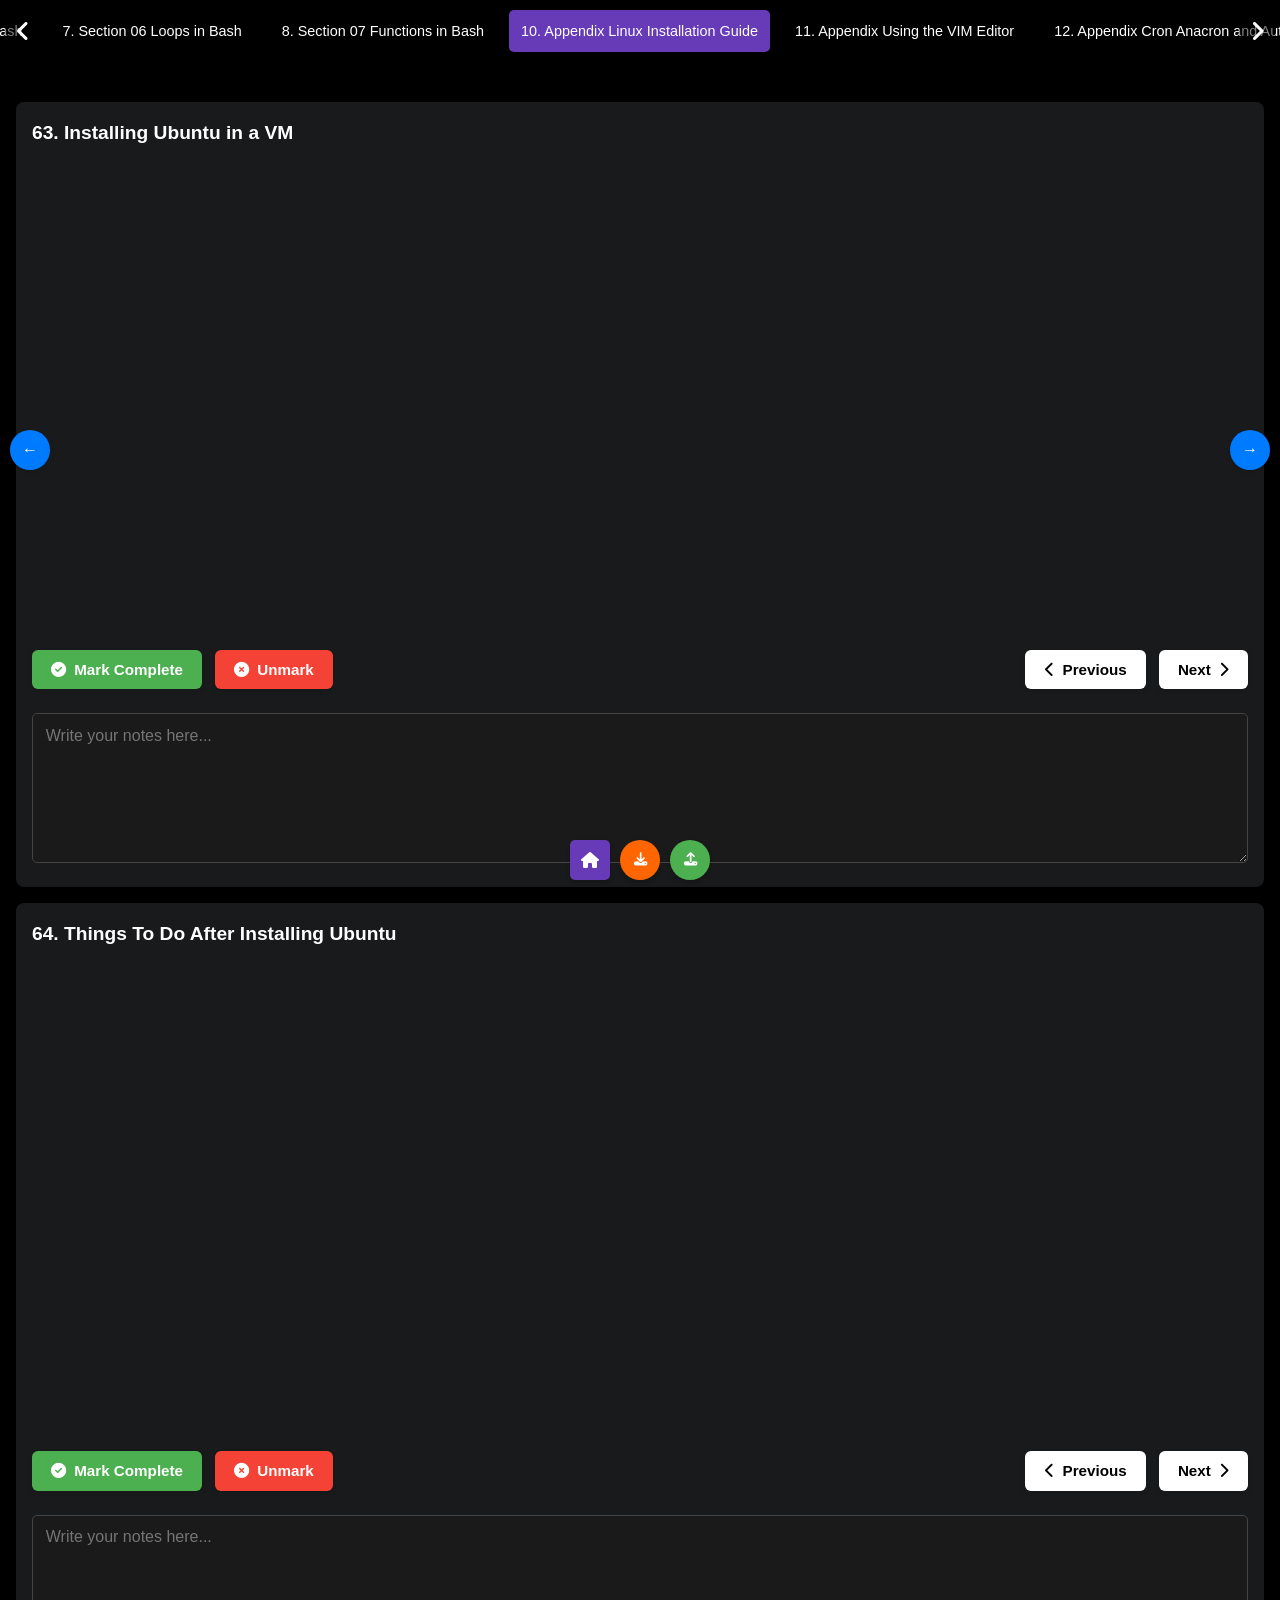
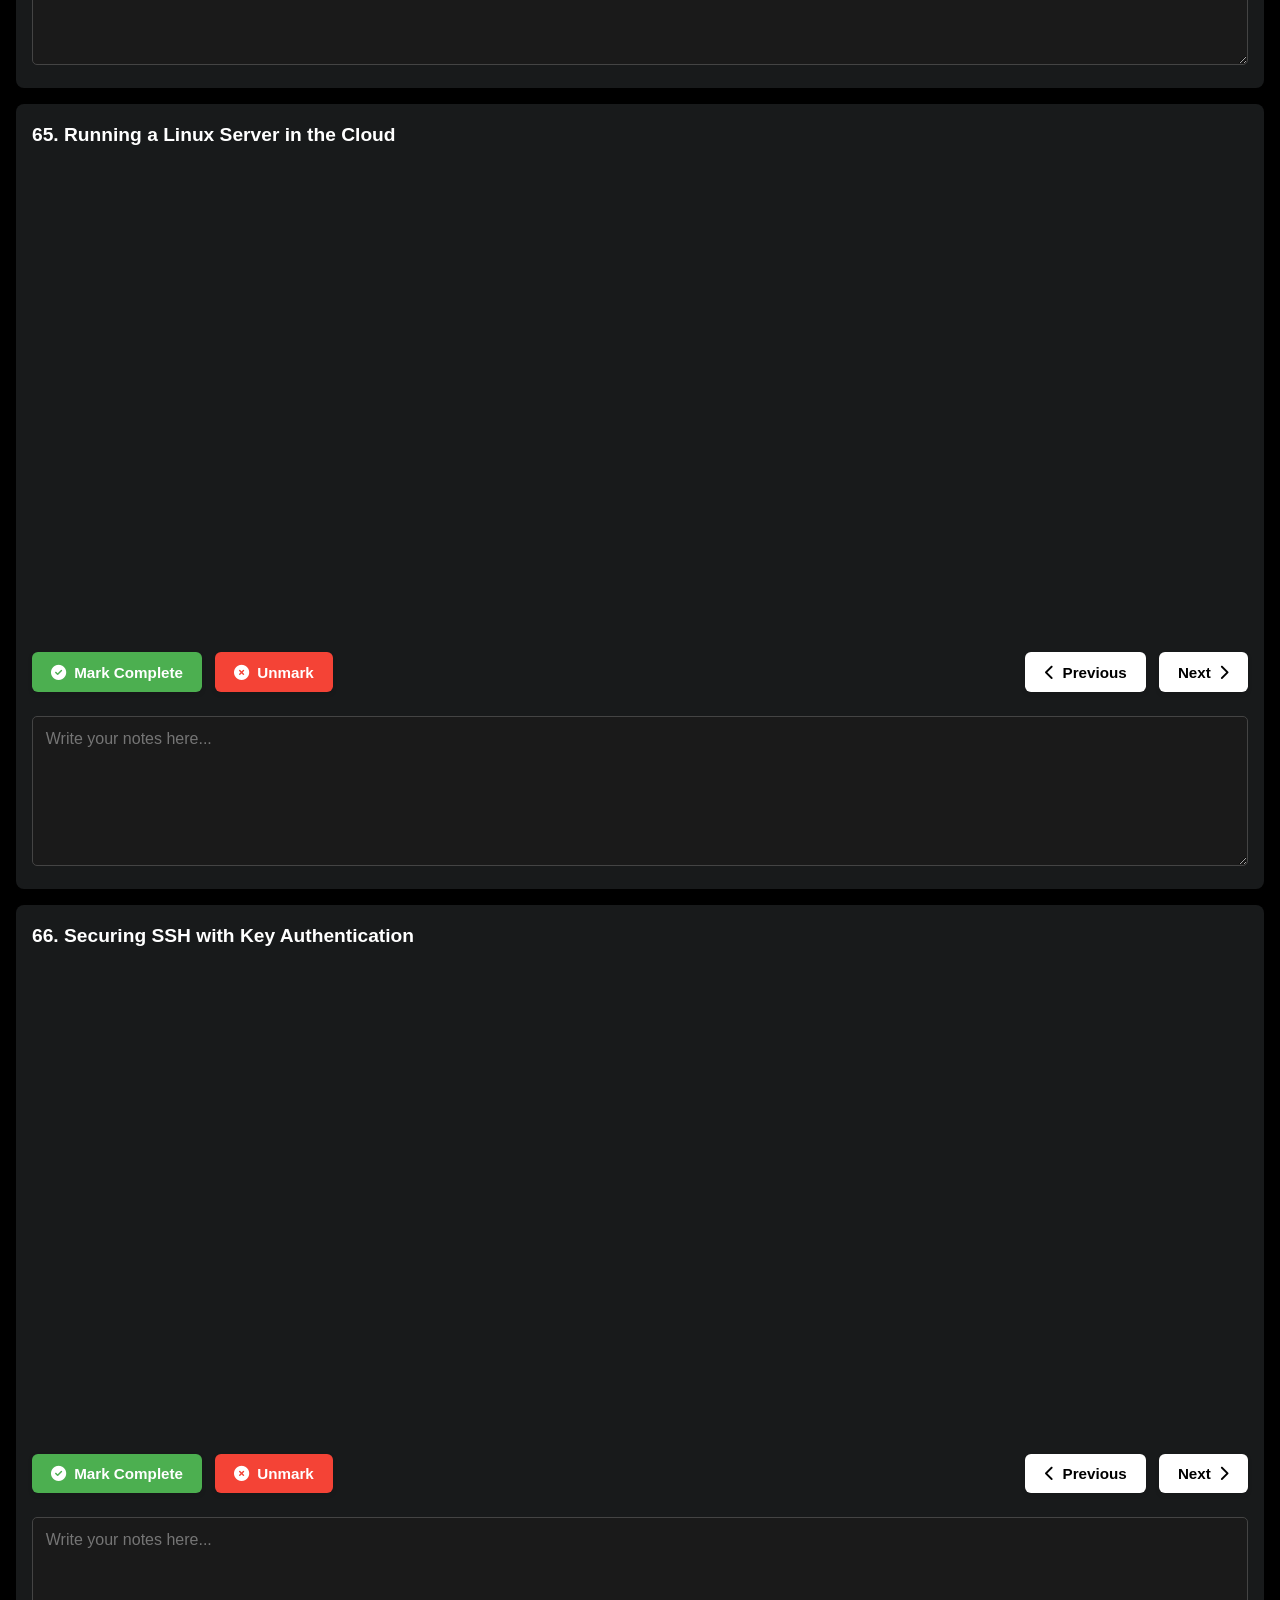
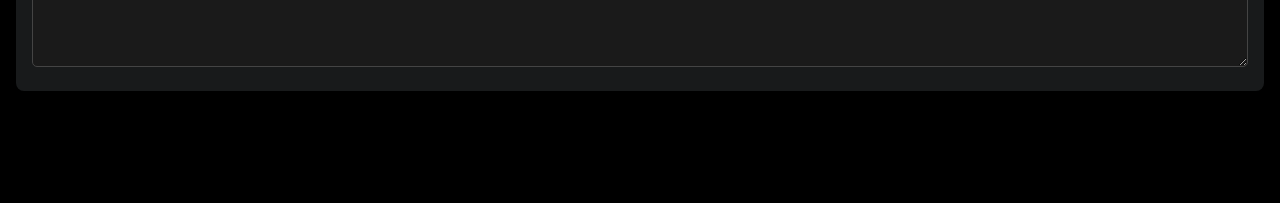
<file: s9.html>
<!DOCTYPE html>

<html lang="en">
<head>
<meta charset="utf-8"/>
<meta content="width=device-width, initial-scale=1.0" name="viewport"/>
<title>Bash Scripting Learn Shell Scripting Zero to Mastery</title>
<link href="styles.css" rel="stylesheet"/>
<link href="https://cdnjs.cloudflare.com/ajax/libs/font-awesome/6.3.0/css/all.min.css" rel="stylesheet"/>
<style>
            .video-container {
                width: 100%;
                max-width: 800px;
                margin: 20px auto;
            }
            .drive-iframe {
                width: 100%;
                height: 100%;
                border: none;
            }
        </style>
</head>
<body>
<header>
<nav class="wrapper">
<i class="fa-solid fa-angle-left arrow" id="left"></i>
<ul class="carousel">
<!-- Navigation items will be inserted here -->
<li class="card"><a href="index.html">1. Introduction</a></li>
<li class="card"><a href="s2.html">2. Section 01 Intro to Bash Shell Scripting</a></li>
<li class="card"><a href="s3.html">3. Section 02 Variables</a></li>
<li class="card"><a href="s4.html">4. Section 03 Shell Expansions</a></li>
<li class="card"><a href="s5.html">5. Section 04 Shell Operation in Depth</a></li>
<li class="card"><a href="s6.html">6. Section 05 Program Flow in Bash</a></li>
<li class="card"><a href="s7.html">7. Section 06 Loops in Bash</a></li>
<li class="card"><a href="s8.html">8. Section 07 Functions in Bash</a></li>
<li class="card" id="actuel"><a href="s9.html">10. Appendix Linux Installation Guide</a></li>
<li class="card"><a href="s10.html">11. Appendix Using the VIM Editor</a></li>
<li class="card"><a href="s11.html">12. Appendix Cron Anacron and Automation</a></li>
<li class="card"><a href="s12.html">13. Appendix Netfilter and Iptables Firewall</a></li></ul>
<i class="fa-solid fa-angle-right arrow" id="right"></i>
</nav>
</header>
<!-- Navigation buttons -->
<button class="arrow-button" id="left-arrow" onclick="navigate('s8.html')">←</button>
<button class="arrow-button" id="right-arrow" onclick="navigate('s10.html')">→</button>
<main>
<!-- Video sections will be inserted here -->

<section class="section" id="section63">
<h2 class="video-title">63. Installing Ubuntu in a VM</h2>
<div class="video-container">
<iframe allow="autoplay" allowfullscreen="" class="drive-iframe" src="https://drive.google.com/file/d/1gZ_Ci_R17-BbluudEzcaXQFNYz8CSXyc/preview">
</iframe>
</div>
<div class="progress-navigate-container">
<div class="progress">
<button class="complete-btn">
<i class="fas fa-check-circle"></i> Mark Complete
                        </button>
<button class="unmark-btn">
<i class="fas fa-times-circle"></i> Unmark
                        </button>
</div>
<div class="navigate">
<button class="nav-btn prev-btn" onclick="navigateToSection('prev', 0)">
<i class="fas fa-chevron-left"></i> Previous
                        </button>
<button class="nav-btn next-btn" onclick="navigateToSection('next', 0)">
                            Next <i class="fas fa-chevron-right"></i>
</button>
</div>
</div>
<textarea class="notes-input" id="notes63" placeholder="Write your notes here..."></textarea>
</section>
<section class="section" id="section64">
<h2 class="video-title">64. Things To Do After Installing Ubuntu</h2>
<div class="video-container">
<iframe allow="autoplay" allowfullscreen="" class="drive-iframe" src="https://drive.google.com/file/d/1gZyJXG8RdLPcWUOgi1KZKOduxyaathdD/preview">
</iframe>
</div>
<div class="progress-navigate-container">
<div class="progress">
<button class="complete-btn">
<i class="fas fa-check-circle"></i> Mark Complete
                        </button>
<button class="unmark-btn">
<i class="fas fa-times-circle"></i> Unmark
                        </button>
</div>
<div class="navigate">
<button class="nav-btn prev-btn" onclick="navigateToSection('prev', 1)">
<i class="fas fa-chevron-left"></i> Previous
                        </button>
<button class="nav-btn next-btn" onclick="navigateToSection('next', 1)">
                            Next <i class="fas fa-chevron-right"></i>
</button>
</div>
</div>
<textarea class="notes-input" id="notes64" placeholder="Write your notes here..."></textarea>
</section>
<section class="section" id="section65">
<h2 class="video-title">65. Running a Linux Server in the Cloud</h2>
<div class="video-container">
<iframe allow="autoplay" allowfullscreen="" class="drive-iframe" src="https://drive.google.com/file/d/1g_G5rP_MyWWK3NSn1S0zvBzAsNYTgnE1/preview">
</iframe>
</div>
<div class="progress-navigate-container">
<div class="progress">
<button class="complete-btn">
<i class="fas fa-check-circle"></i> Mark Complete
                        </button>
<button class="unmark-btn">
<i class="fas fa-times-circle"></i> Unmark
                        </button>
</div>
<div class="navigate">
<button class="nav-btn prev-btn" onclick="navigateToSection('prev', 2)">
<i class="fas fa-chevron-left"></i> Previous
                        </button>
<button class="nav-btn next-btn" onclick="navigateToSection('next', 2)">
                            Next <i class="fas fa-chevron-right"></i>
</button>
</div>
</div>
<textarea class="notes-input" id="notes65" placeholder="Write your notes here..."></textarea>
</section>
<section class="section" id="section66">
<h2 class="video-title">66. Securing SSH with Key Authentication</h2>
<div class="video-container">
<iframe allow="autoplay" allowfullscreen="" class="drive-iframe" src="https://drive.google.com/file/d/1gaLnZzy07prQLe8w1rP2lTVHZ9__L-Pv/preview">
</iframe>
</div>
<div class="progress-navigate-container">
<div class="progress">
<button class="complete-btn">
<i class="fas fa-check-circle"></i> Mark Complete
                        </button>
<button class="unmark-btn">
<i class="fas fa-times-circle"></i> Unmark
                        </button>
</div>
<div class="navigate">
<button class="nav-btn prev-btn" onclick="navigateToSection('prev', 3)">
<i class="fas fa-chevron-left"></i> Previous
                        </button>
<button class="nav-btn next-btn" onclick="navigateToSection('next', 3)">
                            Next <i class="fas fa-chevron-right"></i>
</button>
</div>
</div>
<textarea class="notes-input" id="notes66" placeholder="Write your notes here..."></textarea>
</section>
</main>
<!-- Footer elements -->
<div class="footer-buttons">
<a class="home-button" href="https://brahimsaa.github.io/all" id="homeButton">
<i class="fa-solid fa-home"></i>
</a>
<button id="exportButton">
<i class="fa-solid fa-download"></i>
</button>
<input accept=".json" id="importButton" type="file"/>
<button id="importDataButton">
<i class="fa-solid fa-upload"></i>
</button>
</div>
<script src="script.js"></script>
</body>
</html>
</file>
<file: styles.css>
/* Base Styles */
* {
  margin: 0;
  padding: 0;
  box-sizing: border-box;
}

html {
  scroll-behavior: smooth;
  font-size: 16px;
}

body {
  font-family: "Poppins", sans-serif;
  background-color: #000000;
  color: #fff;
  line-height: 1.6;
  padding-bottom: 80px;
}

/* Header & Navigation */
header {
  background-color: black;
  padding: 10px 0;
  position: sticky;
  top: 0;
  width: 100%;
  z-index: 1000;
  box-shadow: 0 4px 6px rgba(0, 0, 0, 0.1);
}

.wrapper {
  display: flex;
  align-items: center;
  justify-content: space-between;
  position: relative;
  overflow: hidden;
  width: 100%;
}

.carousel {
  display: flex;
  gap: 10px;
  overflow-x: auto;
  list-style: none;
  padding: 0 50px;
  margin: 0;
  scroll-behavior: smooth;
  flex-grow: 1;
  scrollbar-width: none;
}

.carousel::-webkit-scrollbar {
  display: none;
}

.card {
  flex: 0 0 auto;
  padding: 8px 15px;
  background-color: black;
  border-radius: 5px;
  transition: all 0.3s ease;
}

.card a {
  text-decoration: none;
  color: white;
  font-weight: 500;
  white-space: nowrap;
  font-size: 0.9rem;
}

.card:hover {
  transform: scale(1.05);
  background-color: #3d5da9;
}

#actuel {
  background-color: #673ab7;
  border-radius: 5px;
  padding: 8px 12px;
  color: white;
}

.arrow {
  color: white;
  font-size: 1.5rem;
  cursor: pointer;
  padding: 8px;
  background-color: rgba(0, 0, 0, 0.5);
  border-radius: 50%;
  position: absolute;
  top: 50%;
  transform: translateY(-50%);
  z-index: 10;
  display: flex;
  align-items: center;
  justify-content: center;
  width: 36px;
  height: 36px;
}

.arrow:hover {
  background-color: #e74c3c;
}

#left {
  left: 5px;
  display: flex;
}

#right {
  right: 5px;
  display: flex;
}


/* Main Content */
main {
  padding: 1rem;
  margin-top: 0.5rem;
}

.section {
  background-color: rgb(24, 26, 27);
  margin: 1rem 0;
  padding: 1rem;
  border-radius: 8px;
  box-shadow: 0 2px 4px rgba(0, 0, 0, 0.1);
}

.video-title {
  font-size: 1.2rem;
  margin-bottom: 0.8rem;
  color: #fff;
}

.video-container {
  width: 100%;
  max-width: 800px;
  margin: 0 auto 1rem;
  aspect-ratio: 16/9;
}

.drive-iframe {
  width: 100%;
  height: 100%;
  border: none;
  border-radius: 5px;
}

/* Progress & Navigation Container */
.progress-navigate-container {
  display: flex;
  justify-content: space-between;
  align-items: center;
  margin: 1.5rem 0;
  gap: 1rem;
  flex-wrap: wrap;
}

.progress, .navigate {
  display: flex;
  gap: 0.8rem;
}

/* Button Styles */
.complete-btn, .unmark-btn, .nav-btn {
  padding: 0.7rem 1.2rem;
  border-radius: 6px;
  font-weight: 600;
  font-size: 0.95rem;
  transition: all 0.3s ease;
  display: flex;
  align-items: center;
  gap: 0.5rem;
  border: none;
  cursor: pointer;
  box-shadow: 0 2px 5px rgba(0,0,0,0.1);
}

.complete-btn {
  background-color: #4CAF50;
  color: white;
}

.complete-btn:hover {
  background-color: #3e8e41;
  transform: translateY(-2px);
  box-shadow: 0 4px 8px rgba(0,0,0,0.15);
}

.unmark-btn {
  background-color: #f44336;
  color: white;
}

.unmark-btn:hover {
  background-color: #d32f2f;
  transform: translateY(-2px);
  box-shadow: 0 4px 8px rgba(0,0,0,0.15);
}

.nav-btn {
  background-color: white;
  color: black;
}

.nav-btn:hover {
  background-color: #dcdcdc;
  transform: translateY(-2px);
  box-shadow: 0 4px 8px rgba(0,0,0,0.15);
}

/* Notes */
.notes-input {
  width: 100%;
  height: 150px;
  padding: 0.8rem;
  border: 1px solid #444;
  border-radius: 5px;
  font-size: 1rem;
  resize: vertical;
  color: #fff;
  background-color: #1a1a1a;
  font-family: Arial, sans-serif;
}

.notes-input:focus {
  border-color: #4caf50;
  outline: none;
  box-shadow: 0 0 0 2px rgba(76, 175, 80, 0.2);
}

/* Arrow Buttons */
.arrow-button {
  position: fixed;
  top: 50%;
  transform: translateY(-50%);
  background-color: #007bff;
  color: white;
  border: none;
  border-radius: 50%;
  width: 40px;
  height: 40px;
  font-size: 1rem;
  cursor: pointer;
  box-shadow: 0 2px 4px rgba(0, 0, 0, 0.1);
  z-index: 999;
  display: flex;
  align-items: center;
  justify-content: center;
}

.arrow-button:hover {
  background-color: #0056b3;
  transform: translateY(-50%) scale(1.1);
}

#left-arrow {
  left: 10px;
}

#right-arrow {
  right: 10px;
}

/* Footer Buttons */
.footer-buttons {
  position: fixed;
  bottom: 20px;
  left: 50%;
  transform: translateX(-50%);
  display: flex;
  gap: 10px;
  z-index: 1000;
  align-items: center;
  padding: 0 10px;
}

#backToTop,
#exportButton,
#importDataButton,
.home-button {
  width: 40px;
  height: 40px;
  display: flex;
  align-items: center;
  justify-content: center;
  border: none;
  cursor: pointer;
  box-shadow: 0 2px 4px rgba(0, 0, 0, 0.2);
  transition: all 0.2s ease;
  text-decoration: none;
}

/* Circular buttons */
#backToTop,
#exportButton,
#importDataButton {
  border-radius: 50%;
}

/* Square home button with slight rounding */
.home-button {
  border-radius: 5px;
  background-color: #673ab7;
  color: white;
}

/* Button colors */
#backToTop {
  background-color: #007bff;
  color: white;
}

#exportButton {
  background-color: #ff6500;
  color: white;
}

#importDataButton {
  background-color: #4caf50;
  color: white;
}

/* Hover effects */
#backToTop:hover {
  background-color: #0056b3;
}

#exportButton:hover {
  background-color: #fc7f2b;
}

#importDataButton:hover {
  background-color: #49d34e;
}

.home-button:hover {
  background-color: #5e35b1;
  transform: scale(1.1);
}

#importButton {
  display: none;
}

/* Mobile Responsiveness */
@media (max-width: 768px) {
  html {
    font-size: 14px;
  }

  .carousel {
    padding: 0 40px;
  }

  .card {
    padding: 6px 12px;
  }

  .arrow {
    width: 30px;
    height: 30px;
    font-size: 1.2rem;
  }

  .section {
    padding: 0.8rem;
  }

  .video-title {
    font-size: 1.1rem;
  }

  .progress-navigate-container {
    flex-direction: column;
    gap: 0.8rem;
  }

  .progress, .navigate {
    width: 100%;
    justify-content: center;
    flex-wrap: wrap;
  }

  .complete-btn, .unmark-btn, .nav-btn {
    padding: 0.6rem 1rem;
    font-size: 0.9rem;
    flex-grow: 1;
    justify-content: center;
  }

  .footer-buttons {
    bottom: 15px;
    gap: 8px;
    padding: 0 8px;
  }

  #backToTop,
  #exportButton,
  #importDataButton,
  .home-button {
    width: 36px;
    height: 36px;
    font-size: 0.9rem;
  }

  .home-button {
    border-radius: 4px;
  }

  #left-arrow,
  #right-arrow {
    display: none !important;
  }
}

@media (max-width: 480px) {
  .carousel {
    gap: 8px;
    padding: 0 35px;
  }

  .card a {
    font-size: 0.8rem;
  }

  .notes-input {
    height: 120px;
    padding: 0.6rem;
  }

  .progress, .navigate {
    display: grid;
    grid-template-columns: 1fr 1fr;
    gap: 0.8rem;
  }

  .complete-btn, .unmark-btn, .nav-btn {
    padding: 0.8rem 0.5rem;
    width: 100%;
    white-space: nowrap;
  }
}

@media (max-width: 400px) {
  .complete-btn, .unmark-btn, .nav-btn {
    font-size: 0.85rem;
    padding: 0.7rem 0.4rem;
  }
}
</file>
